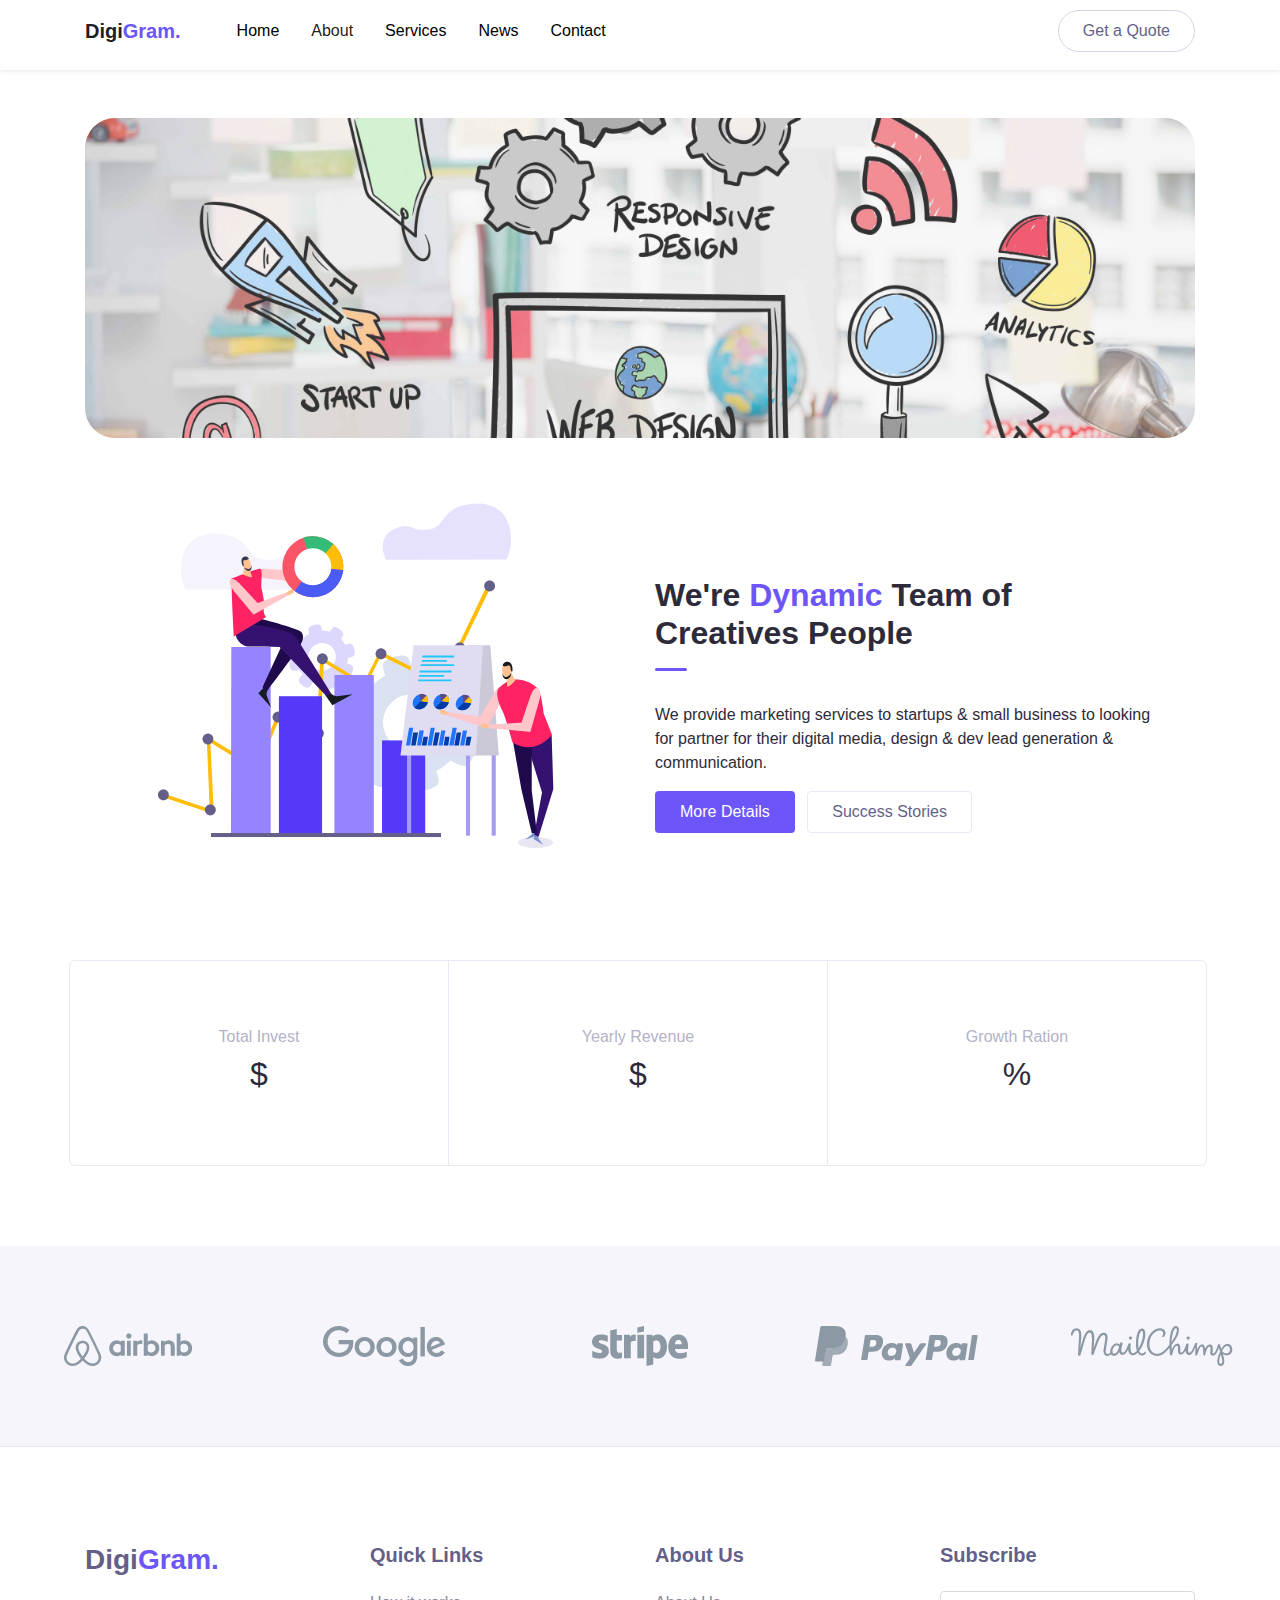
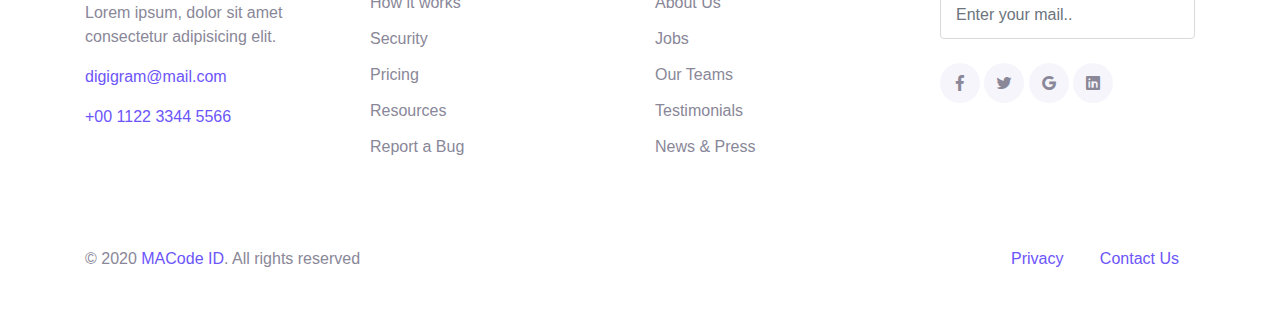
<file: about.html>
<!DOCTYPE html>
<html lang="en">
  <!--about-us-->
<head>
  <meta charset="UTF-8">
  <meta name="viewport" content="width=device-width, initial-scale=1.0">

  <meta http-equiv="X-UA-Compatible" content="IE=edge">

  <meta name="copyright" content="MACode ID, https://macodeid.com">

  <title>DigiGram - Free Agency Template</title>

  <link rel="stylesheet" href="../assets/vendor/animate/animate.css">

  <link rel="stylesheet" href="../assets/css/bootstrap.css">

  <link rel="stylesheet" href="../assets/css/maicons.css">

  <link rel="stylesheet" href="../assets/vendor/owl-carousel/css/owl.carousel.css">

  <link rel="stylesheet" href="../assets/css/theme.css">

</head>
<body>

  <!-- Back to top button -->
  <div class="back-to-top"></div>

  <header>
    <nav class="navbar navbar-expand-lg navbar-light shadow-sm">
      <div class="container">
        <a href="index.html" class="navbar-brand">Digi<span class="text-primary">Gram.</span></a>

        <button class="navbar-toggler" data-toggle="collapse" data-target="#navbarContent" aria-controls="navbarContent" aria-expanded="false" aria-label="Toggle navigation">
          <span class="navbar-toggler-icon"></span>
        </button>

        <div class="navbar-collapse collapse" id="navbarContent">
          <ul class="navbar-nav ml-lg-4 pt-3 pt-lg-0">
            <li class="nav-item">
              <a href="index.html" class="nav-link">Home</a>
            </li>
            <li class="nav-item active">
              <a href="about.html" class="nav-link">About</a>
            </li>
            <li class="nav-item">
              <a href="services.html" class="nav-link">Services</a>
            </li>
            <li class="nav-item">
              <a href="blog.html" class="nav-link">News</a>
            </li>
            <li class="nav-item">
              <a href="contact.html" class="nav-link">Contact</a>
            </li>
          </ul>

          <div class="ml-auto">
            <a href="#" class="btn btn-outline rounded-pill">Get a Quote</a>
          </div>
        </div>
      </div>
    </nav>

    <div class="container mt-5">
      <div class="page-banner">
        <div class="row justify-content-center align-items-center h-100">
          
        </div>
      </div>
    </div>
  </header>

  <main>
    <div class="page-section">
      <div class="container">
        <div class="row align-items-center">
          <div class="col-lg-6 py-3">
            <div class="img-fluid text-center">
              <img src="../assets/img/bg_image_2.png" alt="">
            </div>
          </div>
          <div class="col-lg-6 py-3 pr-lg-5">
            <h2 class="title-section">We're <span class="marked">Dynamic</span> Team of Creatives People</h2>
            <div class="divider"></div>
            <p>We provide marketing services to startups & small business to looking for partner for their digital media, design & dev lead generation & communication.</p>
            <a href="#" class="btn btn-primary">More Details</a>
            <a href="#" class="btn btn-outline border ml-2">Success Stories</a>
          </div>
        </div>
      </div> 
    </div> <!-- .page-section -->

    <div class="page-section counter-section">
      <div class="container">
        <div class="row align-items-center text-center">
          <div class="col-lg-4">
            <p>Total Invest</p>
            <h2>$<span class="number" data-number="816278"></span></h2>
          </div>
          <div class="col-lg-4">
            <p>Yearly Revenue</p>
            <h2>$<span class="number" data-number="216422"></span></h2>
          </div>
          <div class="col-lg-4">
            <p>Growth Ration</p>
            <h2><span class="number" data-number="73"></span>%</h2>
          </div>
        </div>
      </div> <!-- .container -->
    </div> <!-- .page-section -->
  
    <!-- Testimonials -->
    <!-- <div class="page-section bg-light">
      <div class="container">
        
        <div class="owl-carousel" id="testimonials">
          <div class="item">
            <div class="row align-items-center">
              <div class="col-md-6 py-3">
                <div class="testi-image">
                  <img src="../assets/img/person/person_1.jpg" alt="">
                </div>
              </div>
              <div class="col-md-6 py-3">
                <div class="testi-content">
                  <p>Necessitatibus ipsum magni accusantium consequatur delectus a repudiandae nemo quisquam dolorum itaque, tenetur, esse optio eveniet beatae explicabo sapiente quo.</p>
                  <div class="entry-footer">
                    <strong>Melvin Platje</strong> &mdash; <span class="text-grey">CEO Slurin Group</span>
                  </div>
                </div>
              </div>
            </div>
          </div>
  
          <div class="item">
            <div class="row align-items-center">
              <div class="col-md-6 py-3">
                <div class="testi-image">
                  <img src="../assets/img/person/person_2.jpg" alt="">
                </div>
              </div>
              <div class="col-md-6 py-3">
                <div class="testi-content">
                  <p>Repudiandae vero assumenda sequi labore ipsum eos ducimus provident a nam vitae et, dolorum temporibus inventore quaerat consectetur quos! Animi, qui ratione?</p>
                  <div class="entry-footer">
                    <strong>George Burke</strong> &mdash; <span class="text-grey">CEO Letro</span>
                  </div>
                </div>
              </div>
            </div>
          </div>
  
        </div>
      </div> 
    </div>  -->
    
    <div class="page-section client-section">
      <div class="container-fluid">
        <div class="row row-cols-2 row-cols-md-3 row-cols-lg-5 justify-content-center">
          <div class="item">
            <img src="../assets/img/clients/airbnb.png" alt="">
          </div>
          <div class="item">
            <img src="../assets/img/clients/google.png" alt="">
          </div>
          <div class="item">
            <img src="../assets/img/clients/stripe.png" alt="">
          </div>
          <div class="item">
            <img src="../assets/img/clients/paypal.png" alt="">
          </div>
          <div class="item">
            <img src="../assets/img/clients/mailchimp.png" alt="">
          </div>
        </div>
      </div> <!-- .container-fluid -->
    </div> <!-- .page-section -->
  </main>

  <footer class="page-footer">
    <div class="container">
      <div class="row justify-content-center mb-5">
        <div class="col-lg-3 py-3">
          <h3>Digi<span class="text-primary">Gram.</span></h3>
          <p>Lorem ipsum, dolor sit amet consectetur adipisicing elit.</p>

          <p><a href="#" >digigram@mail.com</a></p>
          <p><a href="#">+00 1122 3344 5566</a></p>
        </div>
        <div class="col-lg-3 py-3">
          <h5>Quick Links</h5>
          <ul class="footer-menu">
            <li><a href="#">How it works</a></li>
            <li><a href="#">Security</a></li>
            <li><a href="#">Pricing</a></li>
            <li><a href="#">Resources</a></li>
            <li><a href="#">Report a Bug</a></li>
          </ul>
        </div>
        <div class="col-lg-3 py-3">
          <h5>About Us</h5>
          <ul class="footer-menu">
            <li><a href="#">About Us</a></li>
            <li><a href="#">Jobs</a></li>
            <li><a href="#">Our Teams</a></li>
            <li><a href="#">Testimonials</a></li>
            <li><a href="#">News & Press</a></li>
          </ul>
        </div>
        <div class="col-lg-3 py-3">
          <h5>Subscribe</h5>
          <form action="#">
            <input type="text" class="form-control" placeholder="Enter your mail..">
          </form>

          <div class="sosmed-button mt-4">
            <a href="#"><span class="mai-logo-facebook-f"></span></a>
            <a href="#"><span class="mai-logo-twitter"></span></a>
            <a href="#"><span class="mai-logo-google"></span></a>
            <a href="#"><span class="mai-logo-linkedin"></span></a>
          </div>
        </div>
      </div>

      <div class="row">
        <div class="col-sm-6 py-2">
          <p id="copyright">&copy; 2020 <a href="https://macodeid.com/">MACode ID</a>. All rights reserved</p>
        </div>
        <div class="col-sm-6 py-2 text-right">
          <div class="d-inline-block px-3">
            <a href="#">Privacy</a>
          </div>
          <div class="d-inline-block px-3">
            <a href="#">Contact Us</a>
          </div>
        </div>
      </div>
    </div> <!-- .container -->
  </footer> <!-- .page-footer -->


  <script src="../assets/js/jquery-3.5.1.min.js"></script>

  <script src="../assets/js/bootstrap.bundle.min.js"></script>

  <script src="../assets/vendor/wow/wow.min.js"></script>

  <script src="../assets/vendor/owl-carousel/js/owl.carousel.min.js"></script>

  <script src="../assets/vendor/waypoints/jquery.waypoints.min.js"></script>

  <script src="../assets/vendor/animateNumber/jquery.animateNumber.min.js"></script>

  <script src="../assets/js/google-maps.js"></script>

  <script src="../assets/js/theme.js"></script>

</body>
</html>
</file>
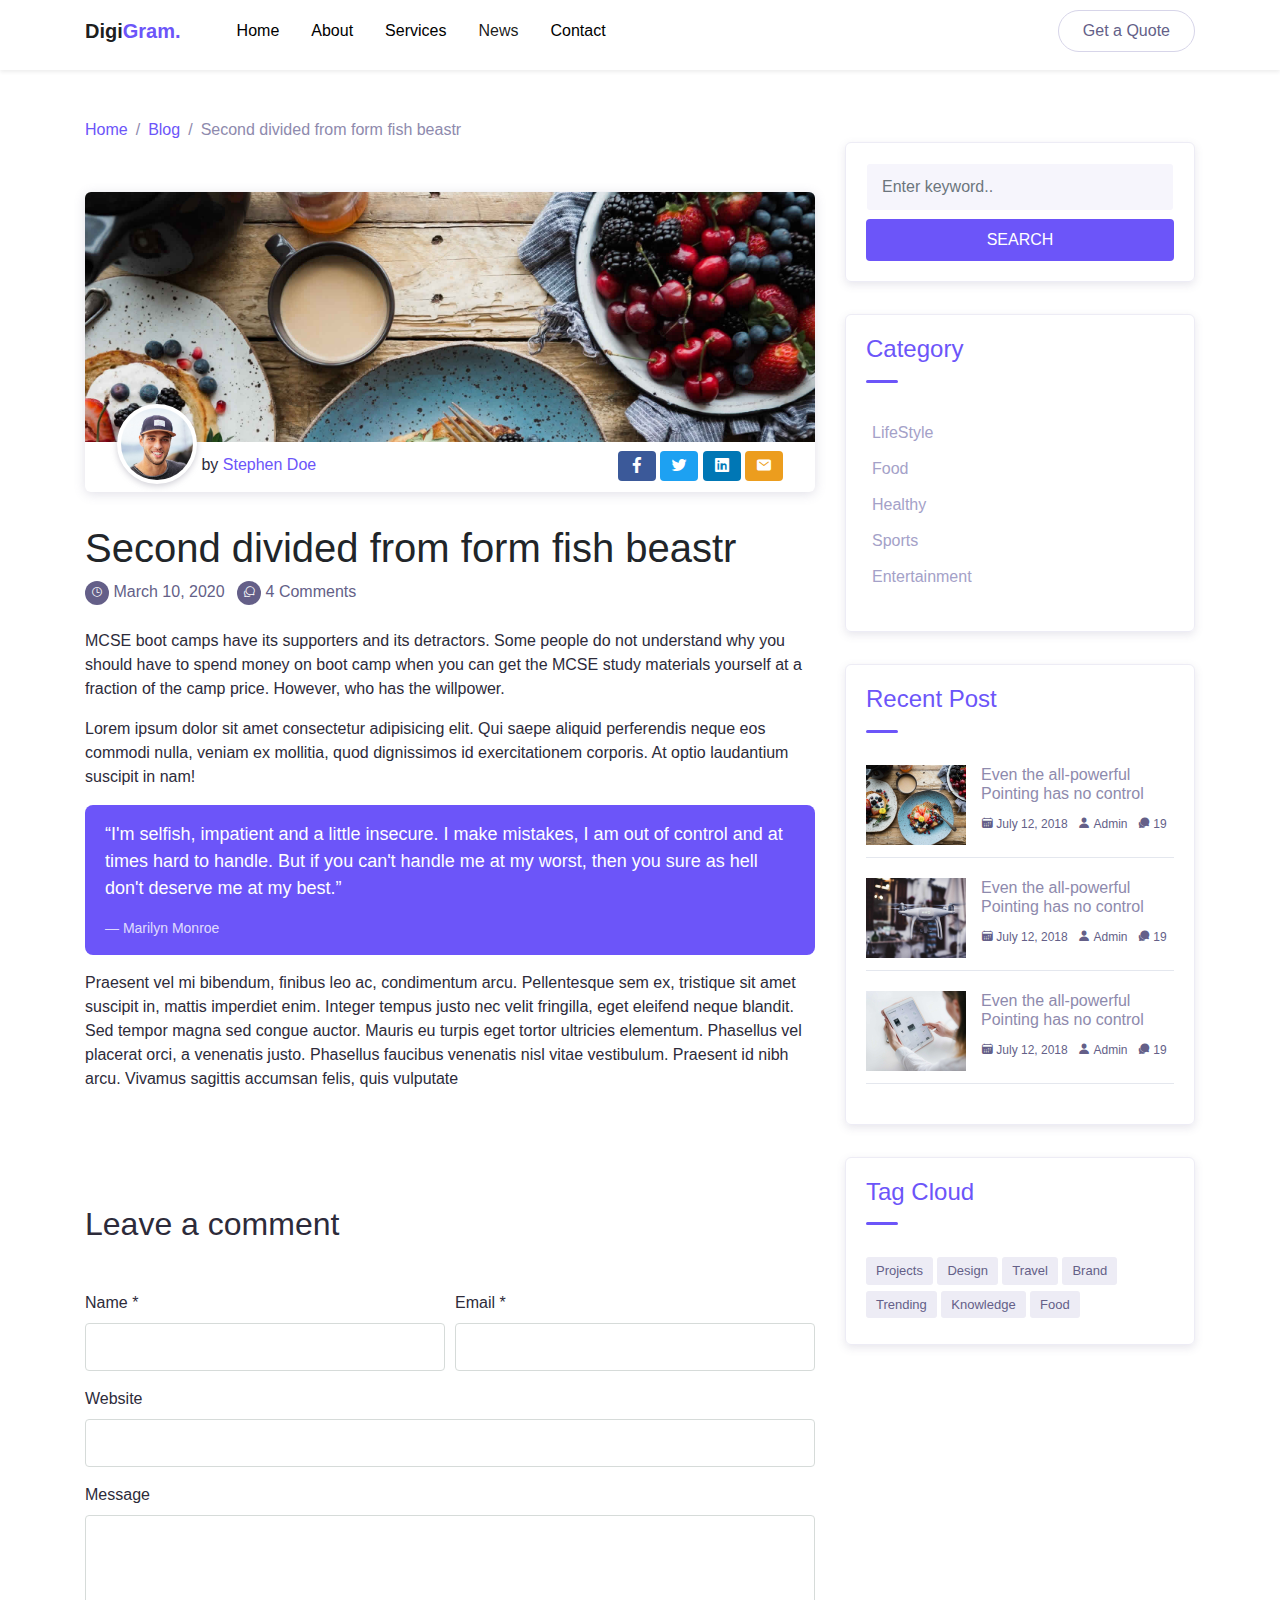
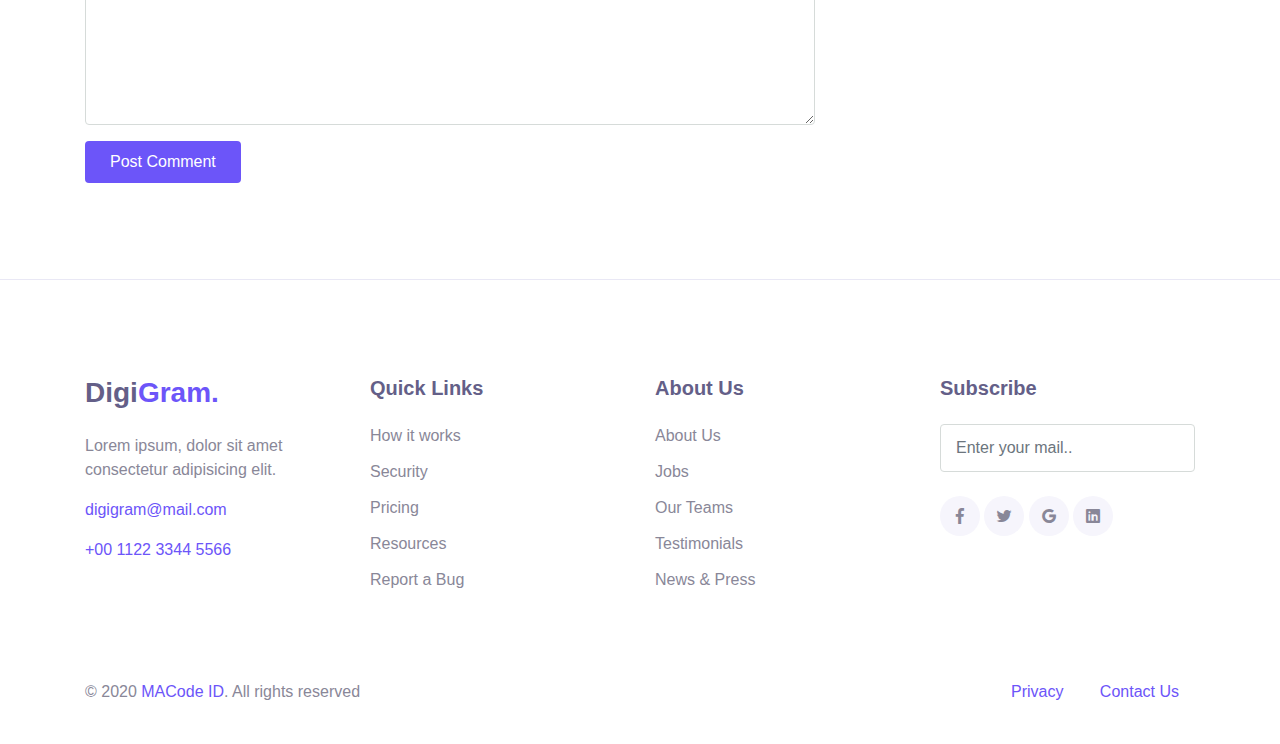
<file: blog-single.html>
<!DOCTYPE html>
<html lang="en">
<head>
  <meta charset="UTF-8">
  <meta name="viewport" content="width=device-width, initial-scale=1.0">

  <meta http-equiv="X-UA-Compatible" content="IE=edge">

  <meta name="copyright" content="MACode ID, https://macodeid.com">

  <title>DigiGram - Free Agency Template</title>

  <link rel="stylesheet" href="../assets/vendor/animate/animate.css">

  <link rel="stylesheet" href="../assets/css/bootstrap.css">

  <link rel="stylesheet" href="../assets/css/maicons.css">

  <link rel="stylesheet" href="../assets/vendor/owl-carousel/css/owl.carousel.css">

  <link rel="stylesheet" href="../assets/css/theme.css">

</head>
<body>

  <!-- Back to top button -->
  <div class="back-to-top"></div>

  <header>
    <nav class="navbar navbar-expand-lg navbar-light shadow-sm">
      <div class="container">
        <a href="index.html" class="navbar-brand">Digi<span class="text-primary">Gram.</span></a>

        <button class="navbar-toggler" data-toggle="collapse" data-target="#navbarContent" aria-controls="navbarContent" aria-expanded="false" aria-label="Toggle navigation">
          <span class="navbar-toggler-icon"></span>
        </button>

        <div class="navbar-collapse collapse" id="navbarContent">
          <ul class="navbar-nav ml-lg-4 pt-3 pt-lg-0">
            <li class="nav-item">
              <a href="index.html" class="nav-link">Home</a>
            </li>
            <li class="nav-item">
              <a href="about.html" class="nav-link">About</a>
            </li>
            <li class="nav-item">
              <a href="services.html" class="nav-link">Services</a>
            </li>
            <li class="nav-item active">
              <a href="blog.html" class="nav-link">News</a>
            </li>
            <li class="nav-item">
              <a href="contact.html" class="nav-link">Contact</a>
            </li>
          </ul>

          <div class="ml-auto">
            <a href="#" class="btn btn-outline rounded-pill">Get a Quote</a>
          </div>
        </div>
      </div>
    </nav>
  </header>

  <main>
    <div class="page-section pt-5">
      <div class="container">
        <nav aria-label="Breadcrumb">
          <ul class="breadcrumb p-0 mb-0 bg-transparent">
            <li class="breadcrumb-item"><a href="index.html">Home</a></li>
            <li class="breadcrumb-item"><a href="blog.html">Blog</a></li>
            <li class="breadcrumb-item active">Second divided from form fish beastr</li>
          </ul>
        </nav>
        
        <div class="row">
          <div class="col-lg-8">
            <div class="blog-single-wrap">
              <div class="header">
                <div class="post-thumb">
                  <img src="../assets/img/blog/blog-1.jpg" alt="">
                </div>
                <div class="meta-header">
                  <div class="post-author">
                    <div class="avatar">
                      <img src="../assets/img/person/person_1.jpg" alt="">
                    </div>
                    by <a href="#">Stephen Doe</a>
                  </div>
  
                  <div class="post-sharer">
                    <a href="#" class="btn social-facebook"><span class="mai-logo-facebook-f"></span></a>
                    <a href="#" class="btn social-twitter"><span class="mai-logo-twitter"></span></a>
                    <a href="#" class="btn social-linkedin"><span class="mai-logo-linkedin"></span></a>
                    <a href="#" class="btn"><span class="mai-mail"></span></a>
                  </div>
                </div>
              </div>
              <h1 class="post-title">Second divided from form fish beastr</h1>
              <div class="post-meta">
                <div class="post-date">
                  <span class="icon">
                    <span class="mai-time-outline"></span>
                  </span> <a href="#">March 10, 2020</a>
                </div>
                <div class="post-comment-count ml-2">
                  <span class="icon">
                    <span class="mai-chatbubbles-outline"></span>
                  </span> <a href="#">4 Comments</a>
                </div>
              </div>
              <div class="post-content">
                <p>MCSE boot camps have its supporters and its detractors. Some people do not understand why you should have to spend money on boot camp when you can get the MCSE study materials yourself at a fraction of the camp price. However, who has the willpower.</p>
                <p>Lorem ipsum dolor sit amet consectetur adipisicing elit. Qui saepe aliquid perferendis neque eos commodi nulla, veniam ex mollitia, quod dignissimos id exercitationem corporis. At optio laudantium suscipit in nam!</p>
                <blockquote class="quote">“I'm selfish, impatient and a little insecure. I make mistakes, I am out of control and at times hard to handle. But if you can't handle me at my worst, then you sure as hell don't deserve me at my best.”
                <span class="author">― Marilyn Monroe</span></blockquote>
                <p>Praesent vel mi bibendum, finibus leo ac, condimentum arcu. Pellentesque sem ex, tristique sit amet suscipit in, mattis imperdiet enim. Integer tempus justo nec velit fringilla, eget eleifend neque blandit. Sed tempor magna sed congue auctor. Mauris eu turpis eget tortor ultricies elementum. Phasellus vel placerat orci, a venenatis justo. Phasellus faucibus venenatis nisl vitae vestibulum. Praesent id nibh arcu. Vivamus sagittis accumsan felis, quis vulputate</p>
              </div>
            </div>
  
            <div class="comment-form-wrap pt-5">
              <h2 class="mb-5">Leave a comment</h2>
              <form action="#" class="">
                <div class="form-row form-group">
                  <div class="col-md-6">
                    <label for="name">Name *</label>
                    <input type="text" class="form-control" id="name">
                  </div>
                  <div class="col-md-6">
                    <label for="email">Email *</label>
                    <input type="email" class="form-control" id="email">
                  </div>
                </div>
                <div class="form-group">
                  <label for="website">Website</label>
                  <input type="url" class="form-control" id="website">
                </div>
    
                <div class="form-group">
                  <label for="message">Message</label>
                  <textarea name="msg" id="message" cols="30" rows="8" class="form-control"></textarea>
                </div>
                <div class="form-group">
                  <input type="submit" value="Post Comment" class="btn btn-primary">
                </div>
    
              </form>
            </div>
  
          </div>
          <div class="col-lg-4">
            <div class="widget">
              <!-- Widget search -->
              <div class="widget-box">
                <form action="#" class="search-widget">
                  <input type="text" class="form-control" placeholder="Enter keyword..">
                  <button type="submit" class="btn btn-primary btn-block">Search</button>
                </form>
              </div>
  
              <!-- Widget Categories -->
              <div class="widget-box">
                <h4 class="widget-title">Category</h4>
                <div class="divider"></div>
  
                <ul class="categories">
                  <li><a href="#">LifeStyle</a></li>
                  <li><a href="#">Food</a></li>
                  <li><a href="#">Healthy</a></li>
                  <li><a href="#">Sports</a></li>
                  <li><a href="#">Entertainment</a></li>
                </ul>
              </div>
  
              <!-- Widget recent post -->
              <div class="widget-box">
                <h4 class="widget-title">Recent Post</h4>
                <div class="divider"></div>
  
                <div class="blog-item">
                    <a class="post-thumb" href="">
                      <img src="../assets/img/blog/blog-1.jpg" alt="">
                    </a>
                    <div class="content">
                      <h6 class="post-title"><a href="#">Even the all-powerful Pointing has no control</a></h6>
                      <div class="meta">
                        <a href="#"><span class="mai-calendar"></span> July 12, 2018</a>
                        <a href="#"><span class="mai-person"></span> Admin</a>
                        <a href="#"><span class="mai-chatbubbles"></span> 19</a>
                      </div>
                    </div>
                </div>
  
                <div class="blog-item">
                    <a class="post-thumb" href="">
                      <img src="../assets/img/blog/blog-2.jpg" alt="">
                    </a>
                    <div class="content">
                      <h6 class="post-title"><a href="#">Even the all-powerful Pointing has no control</a></h6>
                      <div class="meta">
                        <a href="#"><span class="mai-calendar"></span> July 12, 2018</a>
                        <a href="#"><span class="mai-person"></span> Admin</a>
                        <a href="#"><span class="mai-chatbubbles"></span> 19</a>
                      </div>
                    </div>
                </div>
  
                <div class="blog-item">
                    <a class="post-thumb" href="">
                      <img src="../assets/img/blog/blog-3.jpg" alt="">
                    </a>
                    <div class="content">
                      <h6 class="post-title"><a href="#">Even the all-powerful Pointing has no control</a></h6>
                      <div class="meta">
                        <a href="#"><span class="mai-calendar"></span> July 12, 2018</a>
                        <a href="#"><span class="mai-person"></span> Admin</a>
                        <a href="#"><span class="mai-chatbubbles"></span> 19</a>
                      </div>
                    </div>
                </div>
  
              </div>
  
              <!-- Widget Tag Cloud -->
              <div class="widget-box">
                <h4 class="widget-title">Tag Cloud</h4>
                <div class="divider"></div>
  
                <div class="tag-clouds">
                  <a href="#" class="tag-cloud-link">Projects</a>
                  <a href="#" class="tag-cloud-link">Design</a>
                  <a href="#" class="tag-cloud-link">Travel</a>
                  <a href="#" class="tag-cloud-link">Brand</a>
                  <a href="#" class="tag-cloud-link">Trending</a>
                  <a href="#" class="tag-cloud-link">Knowledge</a>
                  <a href="#" class="tag-cloud-link">Food</a>
                </div>
              </div>
  
            </div>
          </div>
        </div>
  
      </div>
    </div>
  </main>

  <footer class="page-footer">
    <div class="container">
      <div class="row justify-content-center mb-5">
        <div class="col-lg-3 py-3">
          <h3>Digi<span class="text-primary">Gram.</span></h3>
          <p>Lorem ipsum, dolor sit amet consectetur adipisicing elit.</p>

          <p><a href="#" >digigram@mail.com</a></p>
          <p><a href="#">+00 1122 3344 5566</a></p>
        </div>
        <div class="col-lg-3 py-3">
          <h5>Quick Links</h5>
          <ul class="footer-menu">
            <li><a href="#">How it works</a></li>
            <li><a href="#">Security</a></li>
            <li><a href="#">Pricing</a></li>
            <li><a href="#">Resources</a></li>
            <li><a href="#">Report a Bug</a></li>
          </ul>
        </div>
        <div class="col-lg-3 py-3">
          <h5>About Us</h5>
          <ul class="footer-menu">
            <li><a href="#">About Us</a></li>
            <li><a href="#">Jobs</a></li>
            <li><a href="#">Our Teams</a></li>
            <li><a href="#">Testimonials</a></li>
            <li><a href="#">News & Press</a></li>
          </ul>
        </div>
        <div class="col-lg-3 py-3">
          <h5>Subscribe</h5>
          <form action="#">
            <input type="text" class="form-control" placeholder="Enter your mail..">
          </form>

          <div class="sosmed-button mt-4">
            <a href="#"><span class="mai-logo-facebook-f"></span></a>
            <a href="#"><span class="mai-logo-twitter"></span></a>
            <a href="#"><span class="mai-logo-google"></span></a>
            <a href="#"><span class="mai-logo-linkedin"></span></a>
          </div>
        </div>
      </div>

      <div class="row">
        <div class="col-sm-6 py-2">
          <p id="copyright">&copy; 2020 <a href="https://macodeid.com/">MACode ID</a>. All rights reserved</p>
        </div>
        <div class="col-sm-6 py-2 text-right">
          <div class="d-inline-block px-3">
            <a href="#">Privacy</a>
          </div>
          <div class="d-inline-block px-3">
            <a href="#">Contact Us</a>
          </div>
        </div>
      </div>
    </div> <!-- .container -->
  </footer> <!-- .page-footer -->


  <script src="../assets/js/jquery-3.5.1.min.js"></script>

  <script src="../assets/js/bootstrap.bundle.min.js"></script>

  <script src="../assets/vendor/wow/wow.min.js"></script>

  <script src="../assets/vendor/owl-carousel/js/owl.carousel.min.js"></script>

  <script src="../assets/vendor/waypoints/jquery.waypoints.min.js"></script>

  <script src="../assets/vendor/animateNumber/jquery.animateNumber.min.js"></script>

  <script src="../assets/js/google-maps.js"></script>

  <script src="../assets/js/theme.js"></script>

</body>
</html>
</file>
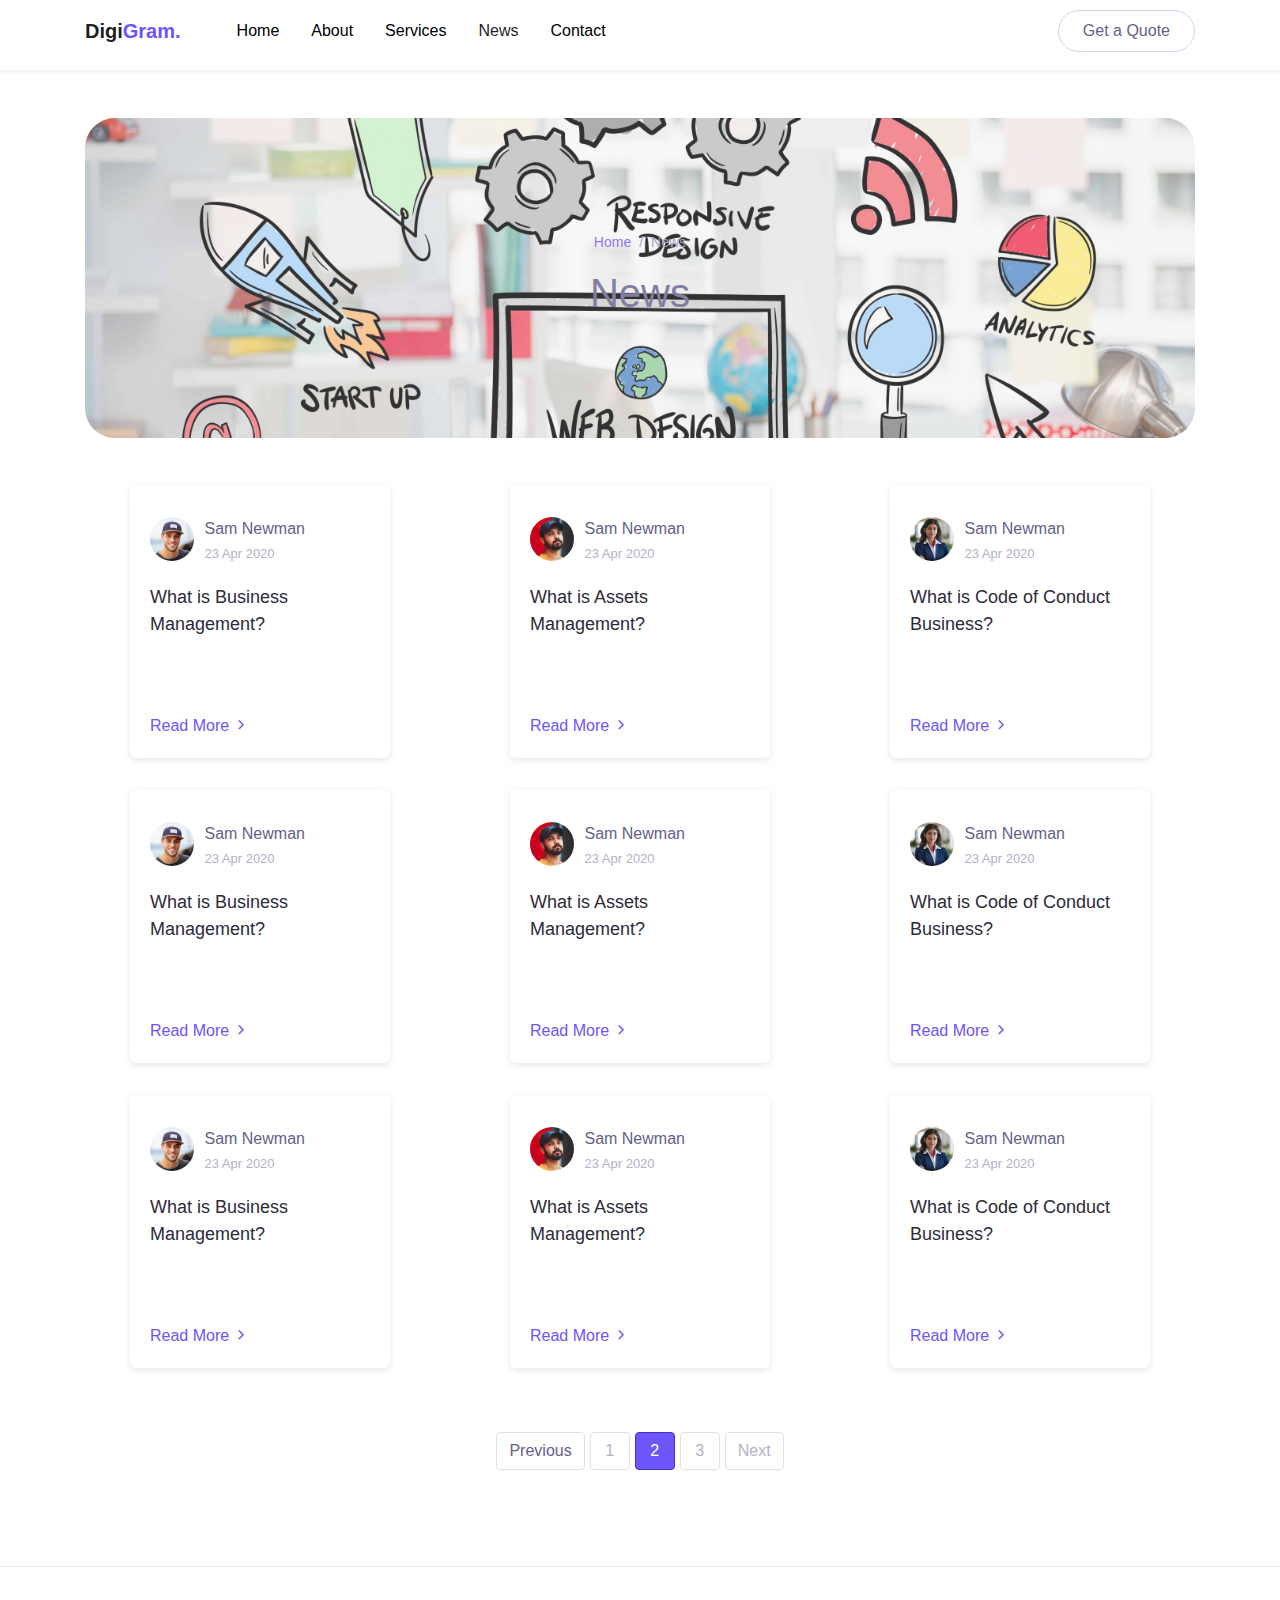
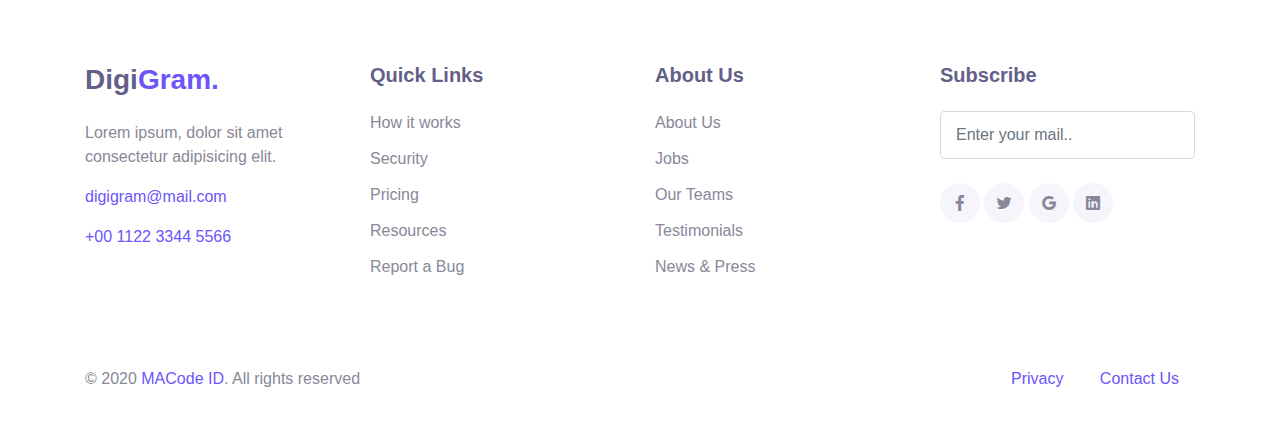
<file: blog.html>
<!DOCTYPE html>
<html lang="en">
<head>
  <meta charset="UTF-8">
  <meta name="viewport" content="width=device-width, initial-scale=1.0">

  <meta http-equiv="X-UA-Compatible" content="IE=edge">

  <meta name="copyright" content="MACode ID, https://macodeid.com">

  <title>DigiGram - Free Agency Template</title>

  <link rel="stylesheet" href="../assets/vendor/animate/animate.css">

  <link rel="stylesheet" href="../assets/css/bootstrap.css">

  <link rel="stylesheet" href="../assets/css/maicons.css">
<!--kbjefjioefilefeofief-->
  <link rel="stylesheet" href="../assets/vendor/owl-carousel/css/owl.carousel.css">

  <link rel="stylesheet" href="../assets/css/theme.css">

</head>
<body>

  <!-- Back to top button -->
  <div class="back-to-top"></div>

  <header>
    <nav class="navbar navbar-expand-lg navbar-light shadow-sm">
      <div class="container">
        <a href="index.html" class="navbar-brand">Digi<span class="text-primary">Gram.</span></a>

        <button class="navbar-toggler" data-toggle="collapse" data-target="#navbarContent" aria-controls="navbarContent" aria-expanded="false" aria-label="Toggle navigation">
          <span class="navbar-toggler-icon"></span>
        </button>

        <div class="navbar-collapse collapse" id="navbarContent">
          <ul class="navbar-nav ml-lg-4 pt-3 pt-lg-0">
            <li class="nav-item">
              <a href="index.html" class="nav-link">Home</a>
            </li>
            <li class="nav-item">
              <a href="about.html" class="nav-link">About</a>
            </li>
            <li class="nav-item">
              <a href="services.html" class="nav-link">Services</a>
            </li>
            <li class="nav-item active">
              <a href="blog.html" class="nav-link">News</a>
            </li>
            <li class="nav-item">
              <a href="contact.html" class="nav-link">Contact</a>
            </li>
          </ul>

          <div class="ml-auto">
            <a href="#" class="btn btn-outline rounded-pill">Get a Quote</a>
          </div>
        </div>
      </div>
    </nav>

    <div class="container mt-5">
      <div class="page-banner">
        <div class="row justify-content-center align-items-center h-100">
          <div class="col-md-6">
            <nav aria-label="Breadcrumb">
              <ul class="breadcrumb justify-content-center py-0 bg-transparent">
                <li class="breadcrumb-item"><a href="index.html">Home</a></li>
                <li class="breadcrumb-item active">News</li>
              </ul>
            </nav>
            <h1 class="text-center">News</h1>
          </div>
        </div>
      </div>
    </div>
  </header>

  <main>
    <div class="page-section">
      <div class="container">
        <div class="row">
          <div class="col-md-6 col-lg-4 py-3">
            <div class="card-blog">
              <div class="header">
                <div class="avatar">
                  <img src="../assets/img/person/person_1.jpg" alt="">
                </div>
                <div class="entry-footer">
                  <div class="post-author">Sam Newman</div>
                  <a href="#" class="post-date">23 Apr 2020</a>
                </div>
              </div>
              <div class="body">
                <div class="post-title"><a href="blog-single.html">What is Business Management?</a></div>
                <div class="post-excerpt">Lorem, ipsum dolor sit amet consectetur adipisicing elit.</div>
              </div>
              <div class="footer">
                <a href="blog-single.html">Read More <span class="mai-chevron-forward text-sm"></span></a>
              </div>
            </div>
          </div>
          <div class="col-md-6 col-lg-4 py-3">
            <div class="card-blog">
              <div class="header">
                <div class="avatar">
                  <img src="../assets/img/person/person_2.jpg" alt="">
                </div>
                <div class="entry-footer">
                  <div class="post-author">Sam Newman</div>
                  <a href="#" class="post-date">23 Apr 2020</a>
                </div>
              </div>
              <div class="body">
                <div class="post-title"><a href="blog-single.html">What is Assets Management?</a></div>
                <div class="post-excerpt">Lorem, ipsum dolor sit amet consectetur adipisicing elit.</div>
              </div>
              <div class="footer">
                <a href="blog-single.html">Read More <span class="mai-chevron-forward text-sm"></span></a>
              </div>
            </div>
          </div>
          <div class="col-md-6 col-lg-4 py-3">
            <div class="card-blog">
              <div class="header">
                <div class="avatar">
                  <img src="../assets/img/person/person_3.jpg" alt="">
                </div>
                <div class="entry-footer">
                  <div class="post-author">Sam Newman</div>
                  <a href="#" class="post-date">23 Apr 2020</a>
                </div>
              </div>
              <div class="body">
                <div class="post-title"><a href="blog-single.html">What is Code of Conduct Business?</a></div>
                <div class="post-excerpt">Lorem, ipsum dolor sit amet consectetur adipisicing elit.</div>
              </div>
              <div class="footer">
                <a href="blog-single.html">Read More <span class="mai-chevron-forward text-sm"></span></a>
              </div>
            </div>
          </div>

          <div class="col-md-6 col-lg-4 py-3">
            <div class="card-blog">
              <div class="header">
                <div class="avatar">
                  <img src="../assets/img/person/person_1.jpg" alt="">
                </div>
                <div class="entry-footer">
                  <div class="post-author">Sam Newman</div>
                  <a href="#" class="post-date">23 Apr 2020</a>
                </div>
              </div>
              <div class="body">
                <div class="post-title"><a href="blog-single.html">What is Business Management?</a></div>
                <div class="post-excerpt">Lorem, ipsum dolor sit amet consectetur adipisicing elit.</div>
              </div>
              <div class="footer">
                <a href="blog-single.html">Read More <span class="mai-chevron-forward text-sm"></span></a>
              </div>
            </div>
          </div>
          <div class="col-md-6 col-lg-4 py-3">
            <div class="card-blog">
              <div class="header">
                <div class="avatar">
                  <img src="../assets/img/person/person_2.jpg" alt="">
                </div>
                <div class="entry-footer">
                  <div class="post-author">Sam Newman</div>
                  <a href="#" class="post-date">23 Apr 2020</a>
                </div>
              </div>
              <div class="body">
                <div class="post-title"><a href="blog-single.html">What is Assets Management?</a></div>
                <div class="post-excerpt">Lorem, ipsum dolor sit amet consectetur adipisicing elit.</div>
              </div>
              <div class="footer">
                <a href="blog-single.html">Read More <span class="mai-chevron-forward text-sm"></span></a>
              </div>
            </div>
          </div>
          <div class="col-md-6 col-lg-4 py-3">
            <div class="card-blog">
              <div class="header">
                <div class="avatar">
                  <img src="../assets/img/person/person_3.jpg" alt="">
                </div>
                <div class="entry-footer">
                  <div class="post-author">Sam Newman</div>
                  <a href="#" class="post-date">23 Apr 2020</a>
                </div>
              </div>
              <div class="body">
                <div class="post-title"><a href="blog-single.html">What is Code of Conduct Business?</a></div>
                <div class="post-excerpt">Lorem, ipsum dolor sit amet consectetur adipisicing elit.</div>
              </div>
              <div class="footer">
                <a href="blog-single.html">Read More <span class="mai-chevron-forward text-sm"></span></a>
              </div>
            </div>
          </div>

          <div class="col-md-6 col-lg-4 py-3">
            <div class="card-blog">
              <div class="header">
                <div class="avatar">
                  <img src="../assets/img/person/person_1.jpg" alt="">
                </div>
                <div class="entry-footer">
                  <div class="post-author">Sam Newman</div>
                  <a href="#" class="post-date">23 Apr 2020</a>
                </div>
              </div>
              <div class="body">
                <div class="post-title"><a href="blog-single.html">What is Business Management?</a></div>
                <div class="post-excerpt">Lorem, ipsum dolor sit amet consectetur adipisicing elit.</div>
              </div>
              <div class="footer">
                <a href="blog-single.html">Read More <span class="mai-chevron-forward text-sm"></span></a>
              </div>
            </div>
          </div>
          <div class="col-md-6 col-lg-4 py-3">
            <div class="card-blog">
              <div class="header">
                <div class="avatar">
                  <img src="../assets/img/person/person_2.jpg" alt="">
                </div>
                <div class="entry-footer">
                  <div class="post-author">Sam Newman</div>
                  <a href="#" class="post-date">23 Apr 2020</a>
                </div>
              </div>
              <div class="body">
                <div class="post-title"><a href="blog-single.html">What is Assets Management?</a></div>
                <div class="post-excerpt">Lorem, ipsum dolor sit amet consectetur adipisicing elit.</div>
              </div>
              <div class="footer">
                <a href="blog-single.html">Read More <span class="mai-chevron-forward text-sm"></span></a>
              </div>
            </div>
          </div>
          <div class="col-md-6 col-lg-4 py-3">
            <div class="card-blog">
              <div class="header">
                <div class="avatar">
                  <img src="../assets/img/person/person_3.jpg" alt="">
                </div>
                <div class="entry-footer">
                  <div class="post-author">Sam Newman</div>
                  <a href="#" class="post-date">23 Apr 2020</a>
                </div>
              </div>
              <div class="body">
                <div class="post-title"><a href="blog-single.html">What is Code of Conduct Business?</a></div>
                <div class="post-excerpt">Lorem, ipsum dolor sit amet consectetur adipisicing elit.</div>
              </div>
              <div class="footer">
                <a href="blog-single.html">Read More <span class="mai-chevron-forward text-sm"></span></a>
              </div>
            </div>
          </div>

          <div class="col-12 mt-5">
            <nav aria-label="Page Navigation">
              <ul class="pagination justify-content-center">
                <li class="page-item disabled">
                  <a class="page-link" href="#" tabindex="-1" aria-disabled="true">Previous</a>
                </li>
                <li class="page-item"><a class="page-link" href="#">1</a></li>
                <li class="page-item active" aria-current="page">
                  <a class="page-link" href="#">2 <span class="sr-only">(current)</span></a>
                </li>
                <li class="page-item"><a class="page-link" href="#">3</a></li>
                <li class="page-item">
                  <a class="page-link" href="#">Next</a>
                </li>
              </ul>
            </nav>
          </div>

        </div>
  
      </div>
    </div>
  </main>

  <footer class="page-footer">
    <div class="container">
      <div class="row justify-content-center mb-5">
        <div class="col-lg-3 py-3">
          <h3>Digi<span class="text-primary">Gram.</span></h3>
          <p>Lorem ipsum, dolor sit amet consectetur adipisicing elit.</p>

          <p><a href="#" >digigram@mail.com</a></p>
          <p><a href="#">+00 1122 3344 5566</a></p>
        </div>
        <div class="col-lg-3 py-3">
          <h5>Quick Links</h5>
          <ul class="footer-menu">
            <li><a href="#">How it works</a></li>
            <li><a href="#">Security</a></li>
            <li><a href="#">Pricing</a></li>
            <li><a href="#">Resources</a></li>
            <li><a href="#">Report a Bug</a></li>
          </ul>
        </div>
        <div class="col-lg-3 py-3">
          <h5>About Us</h5>
          <ul class="footer-menu">
            <li><a href="#">About Us</a></li>
            <li><a href="#">Jobs</a></li>
            <li><a href="#">Our Teams</a></li>
            <li><a href="#">Testimonials</a></li>
            <li><a href="#">News & Press</a></li>
          </ul>
        </div>
        <div class="col-lg-3 py-3">
          <h5>Subscribe</h5>
          <form action="#">
            <input type="text" class="form-control" placeholder="Enter your mail..">
          </form>

          <div class="sosmed-button mt-4">
            <a href="#"><span class="mai-logo-facebook-f"></span></a>
            <a href="#"><span class="mai-logo-twitter"></span></a>
            <a href="#"><span class="mai-logo-google"></span></a>
            <a href="#"><span class="mai-logo-linkedin"></span></a>
          </div>
        </div>
      </div>

      <div class="row">
        <div class="col-sm-6 py-2">
          <p id="copyright">&copy; 2020 <a href="https://macodeid.com/">MACode ID</a>. All rights reserved</p>
        </div>
        <div class="col-sm-6 py-2 text-right">
          <div class="d-inline-block px-3">
            <a href="#">Privacy</a>
          </div>
          <div class="d-inline-block px-3">
            <a href="#">Contact Us</a>
          </div>
        </div>
      </div>
    </div> <!-- .container -->
  </footer> <!-- .page-footer -->


  <script src="../assets/js/jquery-3.5.1.min.js"></script>

  <script src="../assets/js/bootstrap.bundle.min.js"></script>

  <script src="../assets/vendor/wow/wow.min.js"></script>

  <script src="../assets/vendor/owl-carousel/js/owl.carousel.min.js"></script>

  <script src="../assets/vendor/waypoints/jquery.waypoints.min.js"></script>

  <script src="../assets/vendor/animateNumber/jquery.animateNumber.min.js"></script>

  <script src="../assets/js/google-maps.js"></script>

  <script src="../assets/js/theme.js"></script>

</body>
</html>
</file>
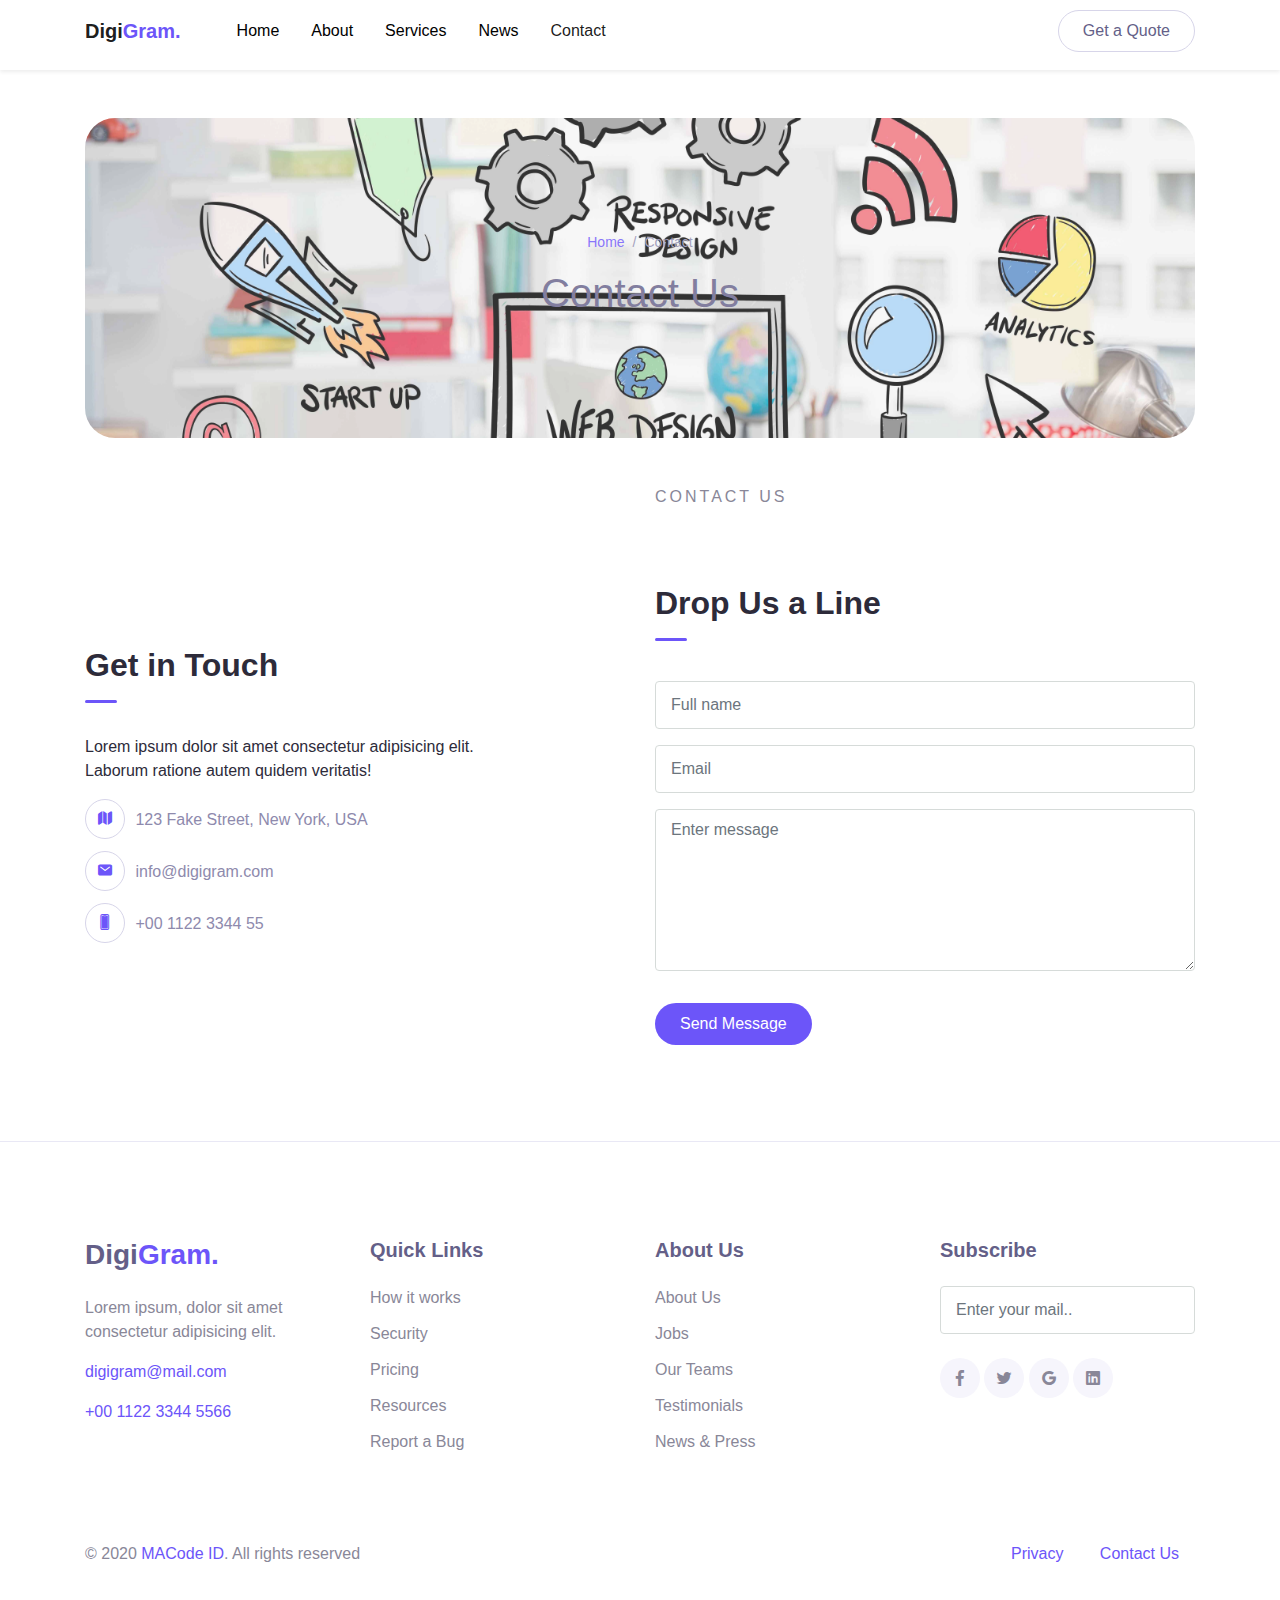
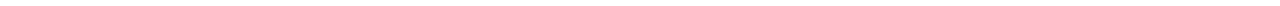
<file: contact.html>
<!DOCTYPE html>
<html lang="en">
<!--contact-us-->
<head>
  <meta charset="UTF-8">
  <meta name="viewport" content="width=device-width, initial-scale=1.0">

  <meta http-equiv="X-UA-Compatible" content="IE=edge">

  <meta name="copyright" content="MACode ID, https://macodeid.com">

  <title>DigiGram - Free Agency Template</title>

  <link rel="stylesheet" href="../assets/vendor/animate/animate.css">

  <link rel="stylesheet" href="../assets/css/bootstrap.css">

  <link rel="stylesheet" href="../assets/css/maicons.css">

  <link rel="stylesheet" href="../assets/vendor/owl-carousel/css/owl.carousel.css">

  <link rel="stylesheet" href="../assets/css/theme.css">

</head>
<body>

  <!-- Back to top button -->
  <div class="back-to-top"></div>

  <header>
    <nav class="navbar navbar-expand-lg navbar-light shadow-sm">
      <div class="container">
        <a href="index.html" class="navbar-brand">Digi<span class="text-primary">Gram.</span></a>

        <button class="navbar-toggler" data-toggle="collapse" data-target="#navbarContent" aria-controls="navbarContent" aria-expanded="false" aria-label="Toggle navigation">
          <span class="navbar-toggler-icon"></span>
        </button>

        <div class="navbar-collapse collapse" id="navbarContent">
          <ul class="navbar-nav ml-lg-4 pt-3 pt-lg-0">
            <li class="nav-item">
              <a href="index.html" class="nav-link">Home</a>
            </li>
            <li class="nav-item">
              <a href="about.html" class="nav-link">About</a>
            </li>
            <li class="nav-item">
              <a href="services.html" class="nav-link">Services</a>
            </li>
            <li class="nav-item">
              <a href="blog.html" class="nav-link">News</a>
            </li>
            <li class="nav-item active">
              <a href="contact.html" class="nav-link">Contact</a>
            </li>
          </ul>

          <div class="ml-auto">
            <a href="#" class="btn btn-outline rounded-pill">Get a Quote</a>
          </div>
        </div>
      </div>
    </nav>

    <div class="container mt-5">
      <div class="page-banner">
        <div class="row justify-content-center align-items-center h-100">
          <div class="col-md-6">
            <nav aria-label="Breadcrumb">
              <ul class="breadcrumb justify-content-center py-0 bg-transparent">
                <li class="breadcrumb-item"><a href="index.html">Home</a></li>
                <li class="breadcrumb-item active">Contact</li>
              </ul>
            </nav>
            <h1 class="text-center">Contact Us</h1>
          </div>
        </div>
      </div>
    </div>
  </header>

  <main>
    <div class="page-section">
      <div class="container">
        <div class="row align-items-center">
          <div class="col-lg-6 py-3">
            <h2 class="title-section">Get in Touch</h2>
            <div class="divider"></div>
            <p>Lorem ipsum dolor sit amet consectetur adipisicing elit.<br> Laborum ratione autem quidem veritatis!</p>
  
            <ul class="contact-list">
              <li>
                <div class="icon"><span class="mai-map"></span></div>
                <div class="content">123 Fake Street, New York, USA</div>
              </li>
              <li>
                <div class="icon"><span class="mai-mail"></span></div>
                <div class="content"><a href="#">info@digigram.com</a></div>
              </li>
              <li>
                <div class="icon"><span class="mai-phone-portrait"></span></div>
                <div class="content"><a href="#">+00 1122 3344 55</a></div>
              </li>
            </ul>
          </div>
          <div class="col-lg-6 py-3">
            <div class="subhead">Contact Us</div>
            <h2 class="title-section">Drop Us a Line</h2>
            <div class="divider"></div>
            
            <form action="#">
              <div class="py-2">
                <input type="text" class="form-control" placeholder="Full name">
              </div>
              <div class="py-2">
                <input type="text" class="form-control" placeholder="Email">
              </div>
              <div class="py-2">
                <textarea rows="6" class="form-control" placeholder="Enter message"></textarea>
              </div>
              <button type="submit" class="btn btn-primary rounded-pill mt-4">Send Message</button>
            </form>
          </div>
        </div>
      </div> <!-- .container -->
    </div> <!-- .page-section -->
  </main>

  <footer class="page-footer">
    <div class="container">
      <div class="row justify-content-center mb-5">
        <div class="col-lg-3 py-3">
          <h3>Digi<span class="text-primary">Gram.</span></h3>
          <p>Lorem ipsum, dolor sit amet consectetur adipisicing elit.</p>

          <p><a href="#" >digigram@mail.com</a></p>
          <p><a href="#">+00 1122 3344 5566</a></p>
        </div>
        <div class="col-lg-3 py-3">
          <h5>Quick Links</h5>
          <ul class="footer-menu">
            <li><a href="#">How it works</a></li>
            <li><a href="#">Security</a></li>
            <li><a href="#">Pricing</a></li>
            <li><a href="#">Resources</a></li>
            <li><a href="#">Report a Bug</a></li>
          </ul>
        </div>
        <div class="col-lg-3 py-3">
          <h5>About Us</h5>
          <ul class="footer-menu">
            <li><a href="#">About Us</a></li>
            <li><a href="#">Jobs</a></li>
            <li><a href="#">Our Teams</a></li>
            <li><a href="#">Testimonials</a></li>
            <li><a href="#">News & Press</a></li>
          </ul>
        </div>
        <div class="col-lg-3 py-3">
          <h5>Subscribe</h5>
          <form action="#">
            <input type="text" class="form-control" placeholder="Enter your mail..">
          </form>

          <div class="sosmed-button mt-4">
            <a href="#"><span class="mai-logo-facebook-f"></span></a>
            <a href="#"><span class="mai-logo-twitter"></span></a>
            <a href="#"><span class="mai-logo-google"></span></a>
            <a href="#"><span class="mai-logo-linkedin"></span></a>
          </div>
        </div>
      </div>

      <div class="row">
        <div class="col-sm-6 py-2">
          <p id="copyright">&copy; 2020 <a href="https://macodeid.com/">MACode ID</a>. All rights reserved</p>
        </div>
        <div class="col-sm-6 py-2 text-right">
          <div class="d-inline-block px-3">
            <a href="#">Privacy</a>
          </div>
          <div class="d-inline-block px-3">
            <a href="#">Contact Us</a>
          </div>
        </div>
      </div>
    </div> <!-- .container -->
  </footer> <!-- .page-footer -->


  <script src="../assets/js/jquery-3.5.1.min.js"></script>

  <script src="../assets/js/bootstrap.bundle.min.js"></script>

  <script src="../assets/vendor/wow/wow.min.js"></script>

  <script src="../assets/vendor/owl-carousel/js/owl.carousel.min.js"></script>

  <script src="../assets/vendor/waypoints/jquery.waypoints.min.js"></script>

  <script src="../assets/vendor/animateNumber/jquery.animateNumber.min.js"></script>

  <script src="../assets/js/google-maps.js"></script>

  <script src="../assets/js/theme.js"></script>

  <!-- <script async defer src="https://maps.googleapis.com/maps/api/js?key=AIzaSyAIA_zqjFMsJM_sxP9-6Pde5vVCTyJmUHM&callback=initMap"></script> -->


</body>
</html>
</file>
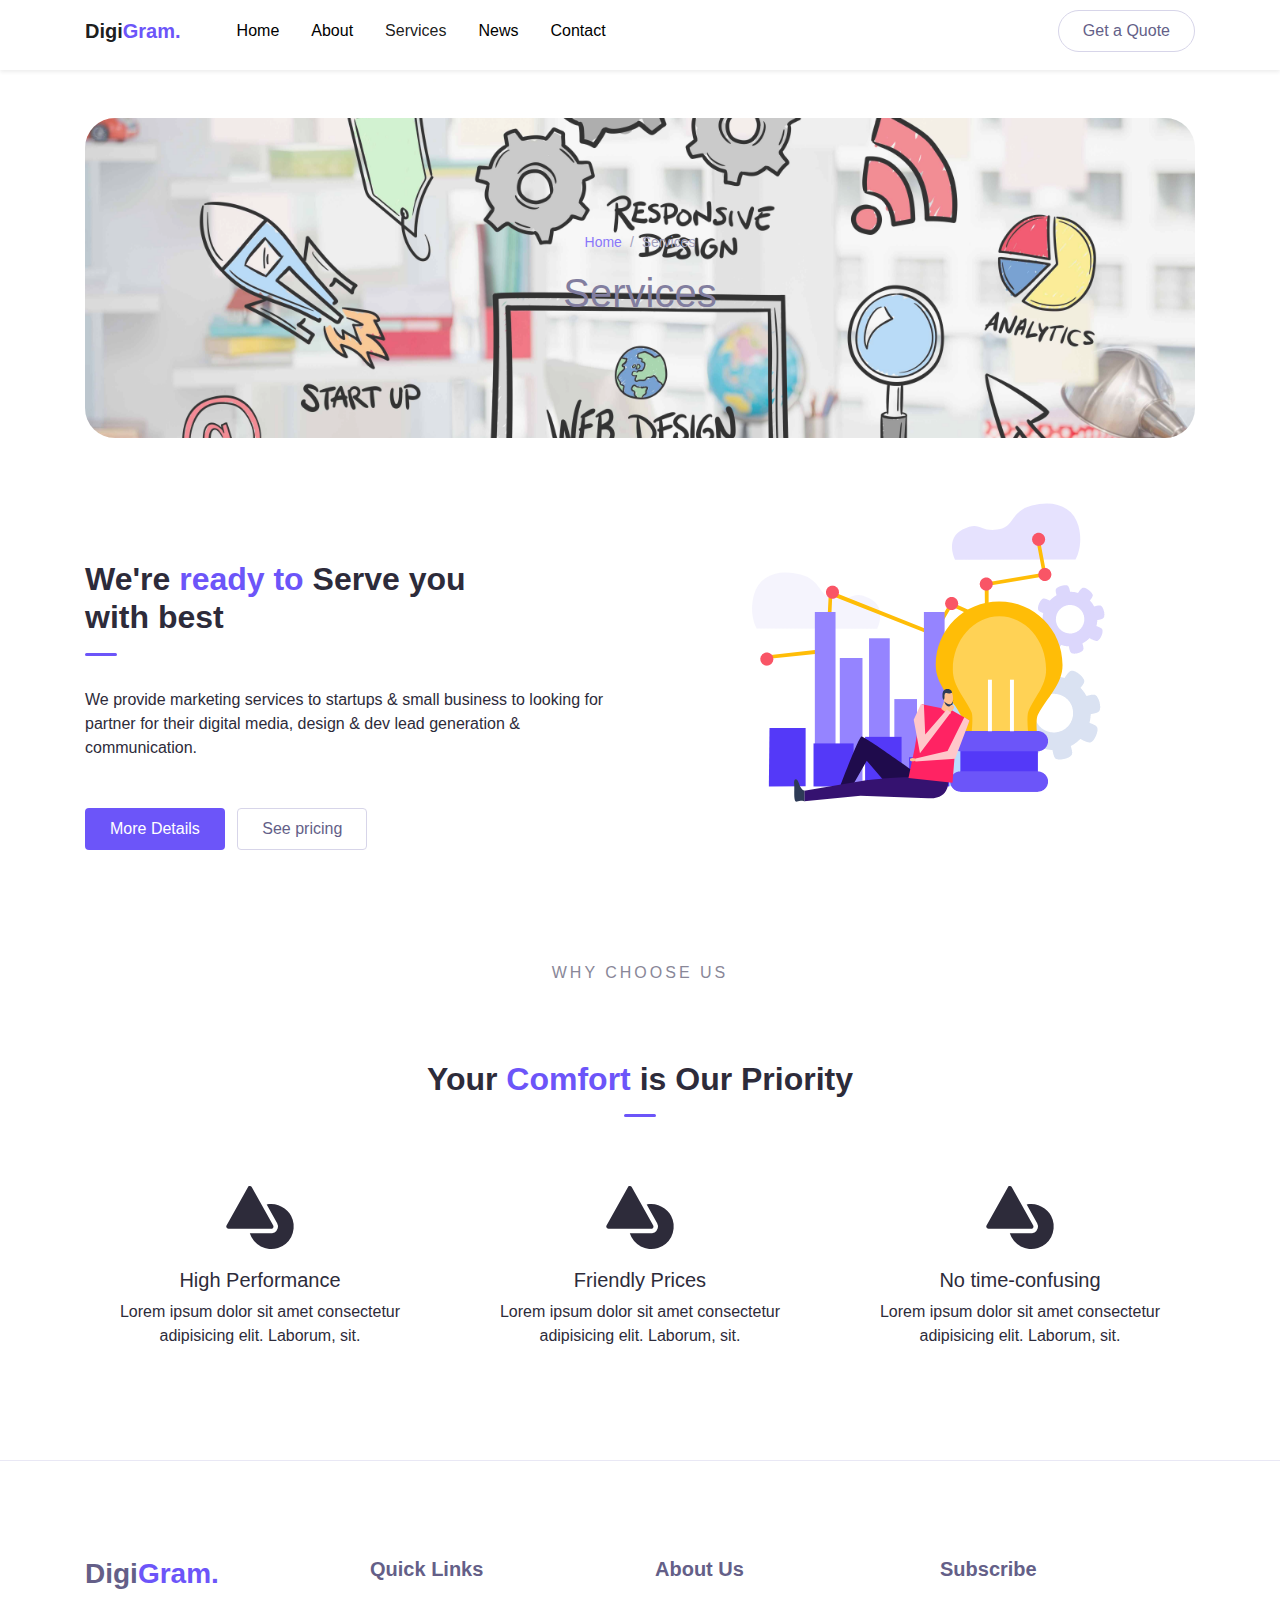
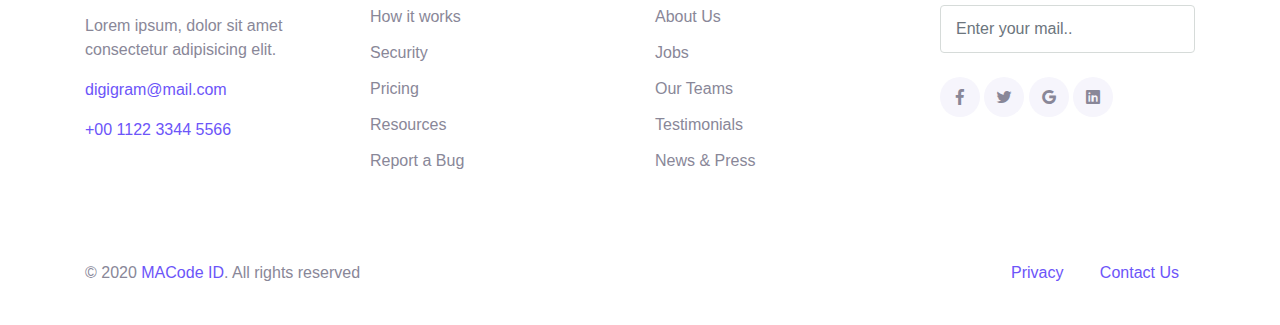
<file: services.html>
<!DOCTYPE html>
<html lang="en">
<head>
  <meta charset="UTF-8">
  <meta name="viewport" content="width=device-width, initial-scale=1.0">

  <meta http-equiv="X-UA-Compatible" content="IE=edge">

  <meta name="copyright" content="MACode ID, https://macodeid.com">

  <title>DigiGram - Free Agency Template</title>

  <link rel="stylesheet" href="../assets/vendor/animate/animate.css">

  <link rel="stylesheet" href="../assets/css/bootstrap.css">

  <link rel="stylesheet" href="../assets/css/maicons.css">

  <link rel="stylesheet" href="../assets/vendor/owl-carousel/css/owl.carousel.css">

  <link rel="stylesheet" href="../assets/css/theme.css">

</head>
<body>

  <!-- Back to top button -->
  <div class="back-to-top"></div>

  <header>
    <nav class="navbar navbar-expand-lg navbar-light shadow-sm">
      <div class="container">
        <a href="index.html" class="navbar-brand">Digi<span class="text-primary">Gram.</span></a>

        <button class="navbar-toggler" data-toggle="collapse" data-target="#navbarContent" aria-controls="navbarContent" aria-expanded="false" aria-label="Toggle navigation">
          <span class="navbar-toggler-icon"></span>
        </button>

        <div class="navbar-collapse collapse" id="navbarContent">
          <ul class="navbar-nav ml-lg-4 pt-3 pt-lg-0">
            <li class="nav-item">
              <a href="index.html" class="nav-link">Home</a>
            </li>
            <li class="nav-item">
              <a href="about.html" class="nav-link">About</a>
            </li>
            <li class="nav-item active">
              <a href="services.html" class="nav-link">Services</a>
            </li>
            <li class="nav-item">
              <a href="blog.html" class="nav-link">News</a>
            </li>
            <li class="nav-item">
              <a href="contact.html" class="nav-link">Contact</a>
            </li>
          </ul>

          <div class="ml-auto">
            <a href="#" class="btn btn-outline rounded-pill">Get a Quote</a>
          </div>
        </div>
      </div>
    </nav>

    <div class="container mt-5">
      <div class="page-banner">
        <div class="row justify-content-center align-items-center h-100">
          <div class="col-md-6">
            <nav aria-label="Breadcrumb">
              <ul class="breadcrumb justify-content-center py-0 bg-transparent">
                <li class="breadcrumb-item"><a href="index.html">Home</a></li>
                <li class="breadcrumb-item active">Services</li>
              </ul>
            </nav>
            <h1 class="text-center">Services</h1>
          </div>
        </div>
      </div>
    </div>
  </header>

  <main>
    <div class="page-section">
      <div class="container">
        <div class="row">
          <div class="col-lg-6 py-3">
            <h2 class="title-section">We're <span class="marked">ready to</span> Serve you with best</h2>
            <div class="divider"></div>
            <p class="mb-5">We provide marketing services to startups & small business to looking for partner for their digital media, design & dev lead generation & communication.</p>
            <a href="#" class="btn btn-primary">More Details</a>
            <a href="#" class="btn btn-outline ml-2">See pricing</a>
          </div>
          <div class="col-lg-6 py-3">
            <div class="img-place text-center">
              <img src="../assets/img/bg_image_3.png" alt="">
            </div>
          </div>
        </div>
      </div> <!-- .container -->
    </div> <!-- .page-section -->
  
    <div class="page-section">
      <div class="container">
        <div class="text-center">
          <div class="subhead">Why Choose Us</div>
          <h2 class="title-section">Your <span class="marked">Comfort</span> is Our Priority</h2>
          <div class="divider mx-auto"></div>
        </div>
  
        <div class="row mt-5 text-center">
          <div class="col-lg-4 py-3">
            <div class="display-3"><span class="mai-shapes"></span></div>
            <h5>High Performance</h5>
            <p>Lorem ipsum dolor sit amet consectetur adipisicing elit. Laborum, sit.</p>
          </div>
          <div class="col-lg-4 py-3">
            <div class="display-3"><span class="mai-shapes"></span></div>
            <h5>Friendly Prices</h5>
            <p>Lorem ipsum dolor sit amet consectetur adipisicing elit. Laborum, sit.</p>
          </div>
          <div class="col-lg-4 py-3">
            <div class="display-3"><span class="mai-shapes"></span></div>
            <h5>No time-confusing</h5>
            <p>Lorem ipsum dolor sit amet consectetur adipisicing elit. Laborum, sit.</p>
          </div>
        </div>
      </div> <!-- .container -->
    </div> <!-- .page-section -->
  </main>

  <footer class="page-footer">
    <div class="container">
      <div class="row justify-content-center mb-5">
        <div class="col-lg-3 py-3">
          <h3>Digi<span class="text-primary">Gram.</span></h3>
          <p>Lorem ipsum, dolor sit amet consectetur adipisicing elit.</p>

          <p><a href="#" >digigram@mail.com</a></p>
          <p><a href="#">+00 1122 3344 5566</a></p>
        </div>
        <div class="col-lg-3 py-3">
          <h5>Quick Links</h5>
          <ul class="footer-menu">
            <li><a href="#">How it works</a></li>
            <li><a href="#">Security</a></li>
            <li><a href="#">Pricing</a></li>
            <li><a href="#">Resources</a></li>
            <li><a href="#">Report a Bug</a></li>
          </ul>
        </div>
        <div class="col-lg-3 py-3">
          <h5>About Us</h5>
          <ul class="footer-menu">
            <li><a href="#">About Us</a></li>
            <li><a href="#">Jobs</a></li>
            <li><a href="#">Our Teams</a></li>
            <li><a href="#">Testimonials</a></li>
            <li><a href="#">News & Press</a></li>
          </ul>
        </div>
        <div class="col-lg-3 py-3">
          <h5>Subscribe</h5>
          <form action="#">
            <input type="text" class="form-control" placeholder="Enter your mail..">
          </form>

          <div class="sosmed-button mt-4">
            <a href="#"><span class="mai-logo-facebook-f"></span></a>
            <a href="#"><span class="mai-logo-twitter"></span></a>
            <a href="#"><span class="mai-logo-google"></span></a>
            <a href="#"><span class="mai-logo-linkedin"></span></a>
          </div>
        </div>
      </div>

      <div class="row">
        <div class="col-sm-6 py-2">
          <p id="copyright">&copy; 2020 <a href="https://macodeid.com/">MACode ID</a>. All rights reserved</p>
        </div>
        <div class="col-sm-6 py-2 text-right">
          <div class="d-inline-block px-3">
            <a href="#">Privacy</a>
          </div>
          <div class="d-inline-block px-3">
            <a href="#">Contact Us</a>
          </div>
        </div>
      </div>
    </div> <!-- .container -->
  </footer> <!-- .page-footer -->


  <script src="../assets/js/jquery-3.5.1.min.js"></script>

  <script src="../assets/js/bootstrap.bundle.min.js"></script>

  <script src="../assets/vendor/wow/wow.min.js"></script>

  <script src="../assets/vendor/owl-carousel/js/owl.carousel.min.js"></script>

  <script src="../assets/vendor/waypoints/jquery.waypoints.min.js"></script>

  <script src="../assets/vendor/animateNumber/jquery.animateNumber.min.js"></script>

  <script src="../assets/js/google-maps.js"></script>

  <script src="../assets/js/theme.js"></script>


</body>
</html>
</file>
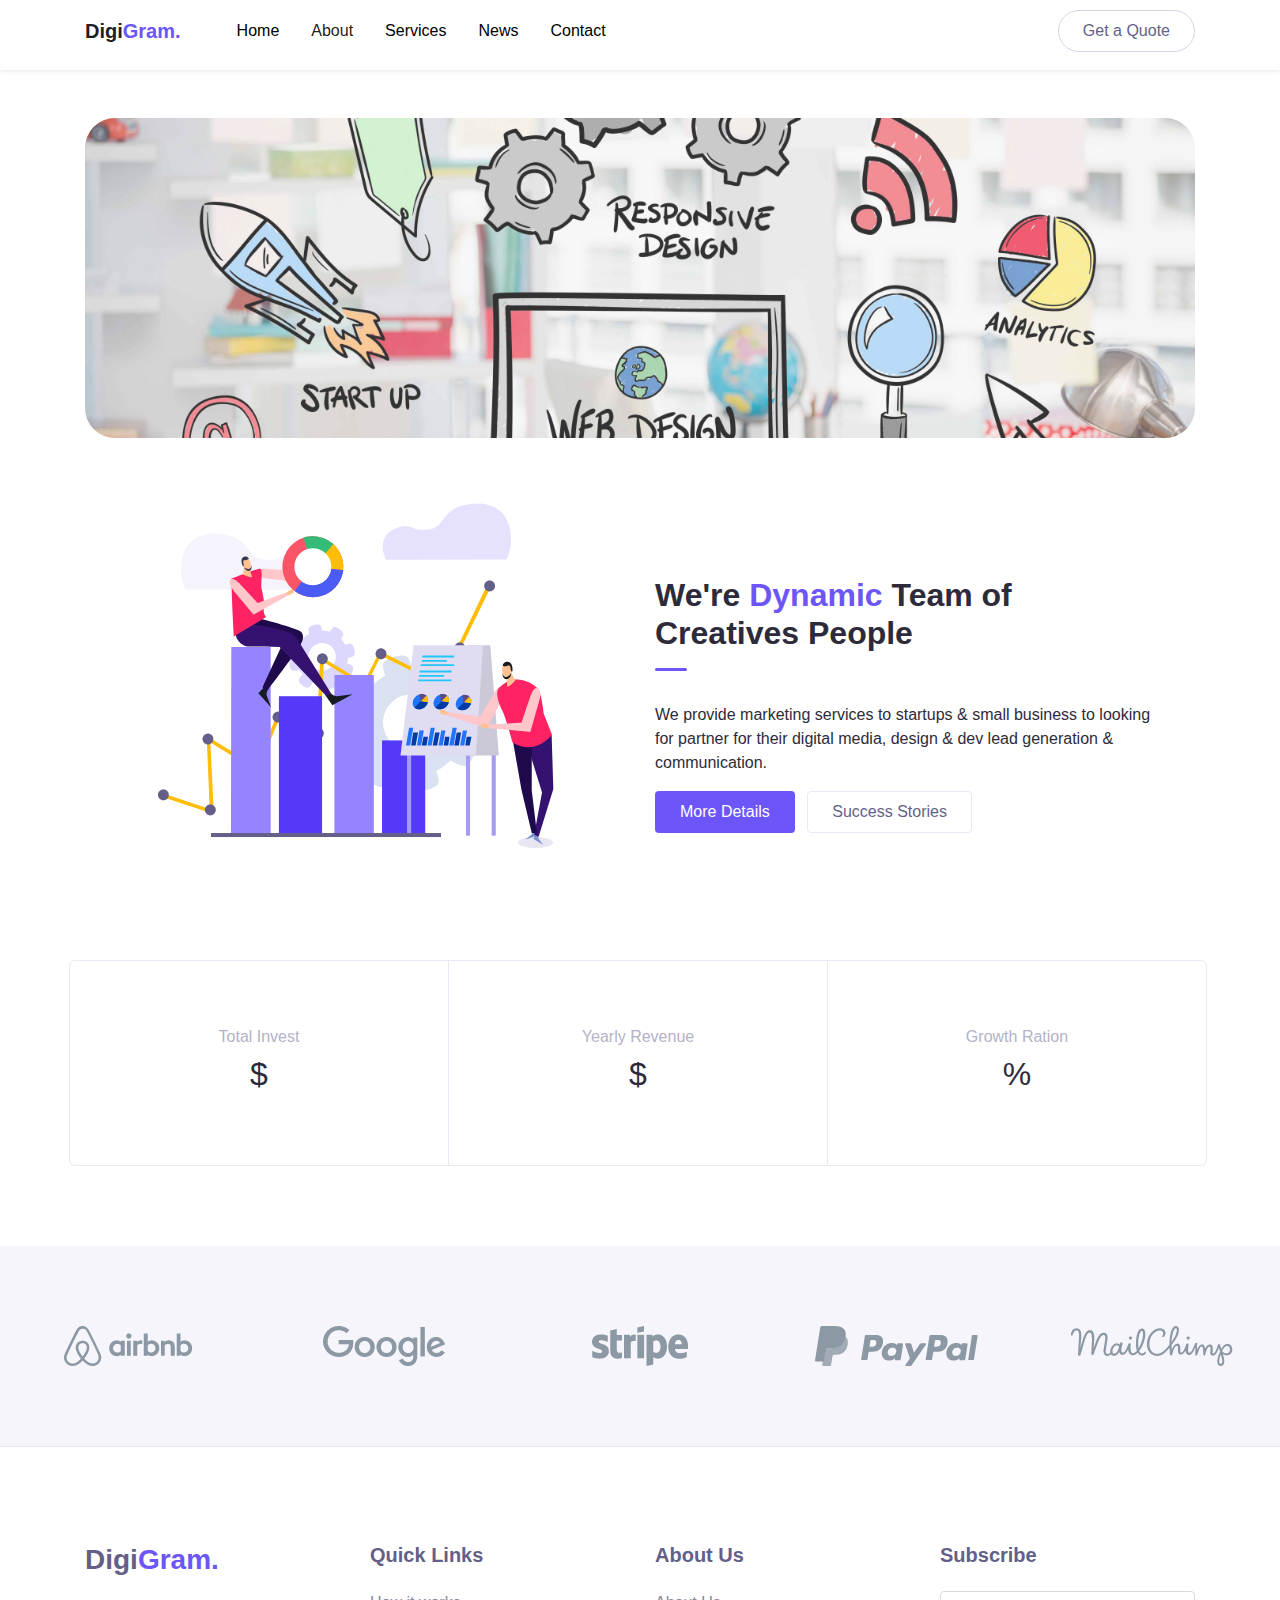
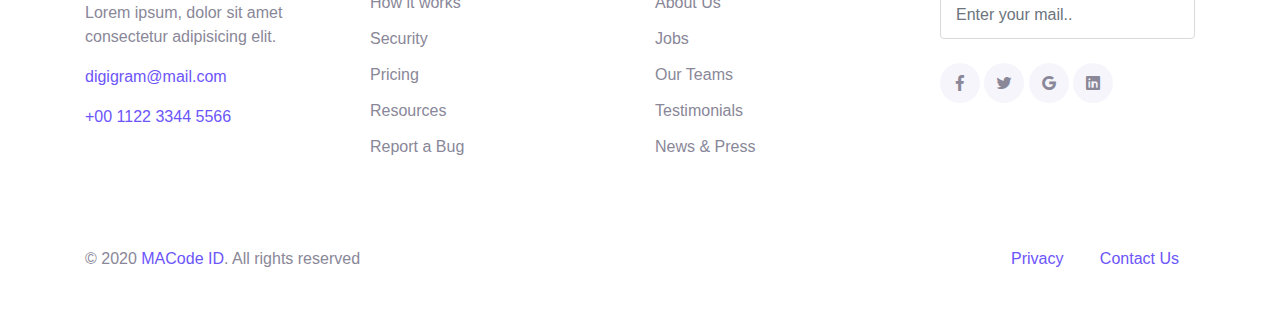
<file: html/about.html>
<!DOCTYPE html>
<html lang="en">
<head>
  <meta charset="UTF-8">
  <meta name="viewport" content="width=device-width, initial-scale=1.0">

  <meta http-equiv="X-UA-Compatible" content="IE=edge">

  <meta name="copyright" content="MACode ID, https://macodeid.com">

  <title>DigiGram - Free Agency Template</title>

  <link rel="stylesheet" href="../assets/vendor/animate/animate.css">

  <link rel="stylesheet" href="../assets/css/bootstrap.css">

  <link rel="stylesheet" href="../assets/css/maicons.css">

  <link rel="stylesheet" href="../assets/vendor/owl-carousel/css/owl.carousel.css">

  <link rel="stylesheet" href="../assets/css/theme.css">

</head>
<body>

  <!-- Back to top button -->
  <div class="back-to-top"></div>

  <header>
    <nav class="navbar navbar-expand-lg navbar-light shadow-sm">
      <div class="container">
        <a href="index.html" class="navbar-brand">Digi<span class="text-primary">Gram.</span></a>

        <button class="navbar-toggler" data-toggle="collapse" data-target="#navbarContent" aria-controls="navbarContent" aria-expanded="false" aria-label="Toggle navigation">
          <span class="navbar-toggler-icon"></span>
        </button>

        <div class="navbar-collapse collapse" id="navbarContent">
          <ul class="navbar-nav ml-lg-4 pt-3 pt-lg-0">
            <li class="nav-item">
              <a href="index.html" class="nav-link">Home</a>
            </li>
            <li class="nav-item active">
              <a href="about.html" class="nav-link">About</a>
            </li>
            <li class="nav-item">
              <a href="services.html" class="nav-link">Services</a>
            </li>
            <li class="nav-item">
              <a href="blog.html" class="nav-link">News</a>
            </li>
            <li class="nav-item">
              <a href="contact.html" class="nav-link">Contact</a>
            </li>
          </ul>

          <div class="ml-auto">
            <a href="#" class="btn btn-outline rounded-pill">Get a Quote</a>
          </div>
        </div>
      </div>
    </nav>

    <div class="container mt-5">
      <div class="page-banner">
        <div class="row justify-content-center align-items-center h-100">
          
        </div>
      </div>
    </div>
  </header>

  <main>
    <div class="page-section">
      <div class="container">
        <div class="row align-items-center">
          <div class="col-lg-6 py-3">
            <div class="img-fluid text-center">
              <img src="../assets/img/bg_image_2.png" alt="">
            </div>
          </div>
          <div class="col-lg-6 py-3 pr-lg-5">
            <h2 class="title-section">We're <span class="marked">Dynamic</span> Team of Creatives People</h2>
            <div class="divider"></div>
            <p>We provide marketing services to startups & small business to looking for partner for their digital media, design & dev lead generation & communication.</p>
            <a href="#" class="btn btn-primary">More Details</a>
            <a href="#" class="btn btn-outline border ml-2">Success Stories</a>
          </div>
        </div>
      </div> 
    </div> <!-- .page-section -->

    <div class="page-section counter-section">
      <div class="container">
        <div class="row align-items-center text-center">
          <div class="col-lg-4">
            <p>Total Invest</p>
            <h2>$<span class="number" data-number="816278"></span></h2>
          </div>
          <div class="col-lg-4">
            <p>Yearly Revenue</p>
            <h2>$<span class="number" data-number="216422"></span></h2>
          </div>
          <div class="col-lg-4">
            <p>Growth Ration</p>
            <h2><span class="number" data-number="73"></span>%</h2>
          </div>
        </div>
      </div> <!-- .container -->
    </div> <!-- .page-section -->
  
    <!-- Testimonials -->
    <!-- <div class="page-section bg-light">
      <div class="container">
        
        <div class="owl-carousel" id="testimonials">
          <div class="item">
            <div class="row align-items-center">
              <div class="col-md-6 py-3">
                <div class="testi-image">
                  <img src="../assets/img/person/person_1.jpg" alt="">
                </div>
              </div>
              <div class="col-md-6 py-3">
                <div class="testi-content">
                  <p>Necessitatibus ipsum magni accusantium consequatur delectus a repudiandae nemo quisquam dolorum itaque, tenetur, esse optio eveniet beatae explicabo sapiente quo.</p>
                  <div class="entry-footer">
                    <strong>Melvin Platje</strong> &mdash; <span class="text-grey">CEO Slurin Group</span>
                  </div>
                </div>
              </div>
            </div>
          </div>
  
          <div class="item">
            <div class="row align-items-center">
              <div class="col-md-6 py-3">
                <div class="testi-image">
                  <img src="../assets/img/person/person_2.jpg" alt="">
                </div>
              </div>
              <div class="col-md-6 py-3">
                <div class="testi-content">
                  <p>Repudiandae vero assumenda sequi labore ipsum eos ducimus provident a nam vitae et, dolorum temporibus inventore quaerat consectetur quos! Animi, qui ratione?</p>
                  <div class="entry-footer">
                    <strong>George Burke</strong> &mdash; <span class="text-grey">CEO Letro</span>
                  </div>
                </div>
              </div>
            </div>
          </div>
  
        </div>
      </div> 
    </div>  -->
    
    <div class="page-section client-section">
      <div class="container-fluid">
        <div class="row row-cols-2 row-cols-md-3 row-cols-lg-5 justify-content-center">
          <div class="item">
            <img src="../assets/img/clients/airbnb.png" alt="">
          </div>
          <div class="item">
            <img src="../assets/img/clients/google.png" alt="">
          </div>
          <div class="item">
            <img src="../assets/img/clients/stripe.png" alt="">
          </div>
          <div class="item">
            <img src="../assets/img/clients/paypal.png" alt="">
          </div>
          <div class="item">
            <img src="../assets/img/clients/mailchimp.png" alt="">
          </div>
        </div>
      </div> <!-- .container-fluid -->
    </div> <!-- .page-section -->
  </main>

  <footer class="page-footer">
    <div class="container">
      <div class="row justify-content-center mb-5">
        <div class="col-lg-3 py-3">
          <h3>Digi<span class="text-primary">Gram.</span></h3>
          <p>Lorem ipsum, dolor sit amet consectetur adipisicing elit.</p>

          <p><a href="#" >digigram@mail.com</a></p>
          <p><a href="#">+00 1122 3344 5566</a></p>
        </div>
        <div class="col-lg-3 py-3">
          <h5>Quick Links</h5>
          <ul class="footer-menu">
            <li><a href="#">How it works</a></li>
            <li><a href="#">Security</a></li>
            <li><a href="#">Pricing</a></li>
            <li><a href="#">Resources</a></li>
            <li><a href="#">Report a Bug</a></li>
          </ul>
        </div>
        <div class="col-lg-3 py-3">
          <h5>About Us</h5>
          <ul class="footer-menu">
            <li><a href="#">About Us</a></li>
            <li><a href="#">Jobs</a></li>
            <li><a href="#">Our Teams</a></li>
            <li><a href="#">Testimonials</a></li>
            <li><a href="#">News & Press</a></li>
          </ul>
        </div>
        <div class="col-lg-3 py-3">
          <h5>Subscribe</h5>
          <form action="#">
            <input type="text" class="form-control" placeholder="Enter your mail..">
          </form>

          <div class="sosmed-button mt-4">
            <a href="#"><span class="mai-logo-facebook-f"></span></a>
            <a href="#"><span class="mai-logo-twitter"></span></a>
            <a href="#"><span class="mai-logo-google"></span></a>
            <a href="#"><span class="mai-logo-linkedin"></span></a>
          </div>
        </div>
      </div>

      <div class="row">
        <div class="col-sm-6 py-2">
          <p id="copyright">&copy; 2020 <a href="https://macodeid.com/">MACode ID</a>. All rights reserved</p>
        </div>
        <div class="col-sm-6 py-2 text-right">
          <div class="d-inline-block px-3">
            <a href="#">Privacy</a>
          </div>
          <div class="d-inline-block px-3">
            <a href="#">Contact Us</a>
          </div>
        </div>
      </div>
    </div> <!-- .container -->
  </footer> <!-- .page-footer -->


  <script src="../assets/js/jquery-3.5.1.min.js"></script>

  <script src="../assets/js/bootstrap.bundle.min.js"></script>

  <script src="../assets/vendor/wow/wow.min.js"></script>

  <script src="../assets/vendor/owl-carousel/js/owl.carousel.min.js"></script>

  <script src="../assets/vendor/waypoints/jquery.waypoints.min.js"></script>

  <script src="../assets/vendor/animateNumber/jquery.animateNumber.min.js"></script>

  <script src="../assets/js/google-maps.js"></script>

  <script src="../assets/js/theme.js"></script>

</body>
</html>
</file>
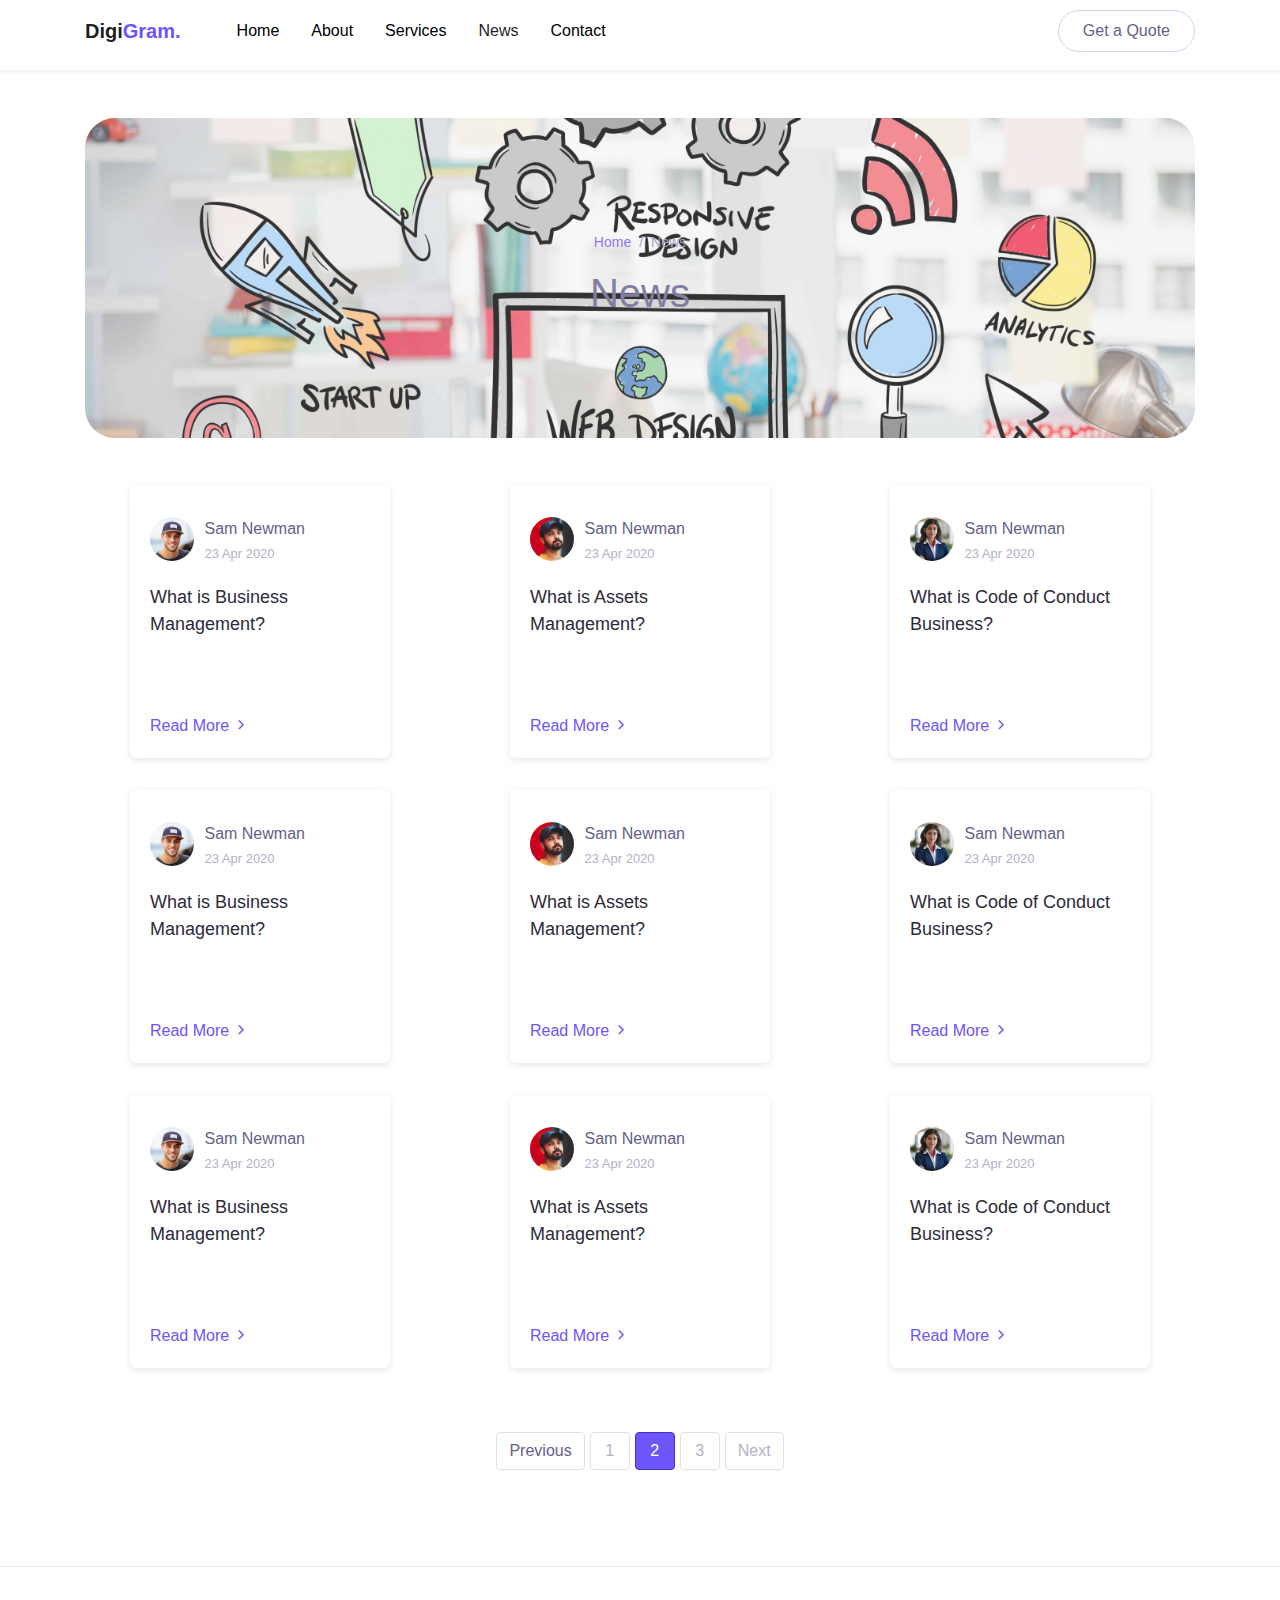
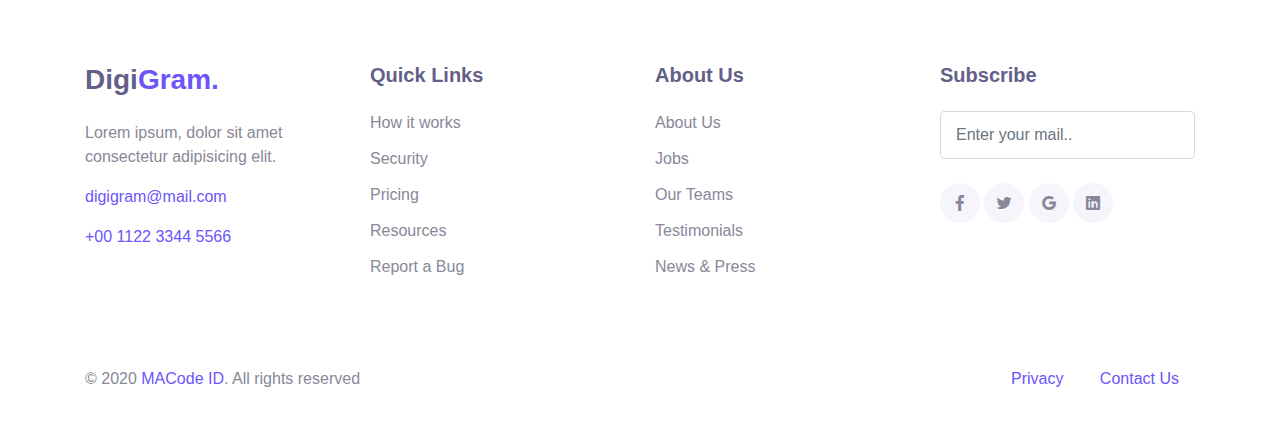
<file: html/blog.html>
<!DOCTYPE html>
<html lang="en">
<head>
  <meta charset="UTF-8">
  <meta name="viewport" content="width=device-width, initial-scale=1.0">

  <meta http-equiv="X-UA-Compatible" content="IE=edge">

  <meta name="copyright" content="MACode ID, https://macodeid.com">

  <title>DigiGram - Free Agency Template</title>

  <link rel="stylesheet" href="../assets/vendor/animate/animate.css">

  <link rel="stylesheet" href="../assets/css/bootstrap.css">

  <link rel="stylesheet" href="../assets/css/maicons.css">

  <link rel="stylesheet" href="../assets/vendor/owl-carousel/css/owl.carousel.css">

  <link rel="stylesheet" href="../assets/css/theme.css">

</head>
<body>

  <!-- Back to top button -->
  <div class="back-to-top"></div>

  <header>
    <nav class="navbar navbar-expand-lg navbar-light shadow-sm">
      <div class="container">
        <a href="index.html" class="navbar-brand">Digi<span class="text-primary">Gram.</span></a>

        <button class="navbar-toggler" data-toggle="collapse" data-target="#navbarContent" aria-controls="navbarContent" aria-expanded="false" aria-label="Toggle navigation">
          <span class="navbar-toggler-icon"></span>
        </button>

        <div class="navbar-collapse collapse" id="navbarContent">
          <ul class="navbar-nav ml-lg-4 pt-3 pt-lg-0">
            <li class="nav-item">
              <a href="index.html" class="nav-link">Home</a>
            </li>
            <li class="nav-item">
              <a href="about.html" class="nav-link">About</a>
            </li>
            <li class="nav-item">
              <a href="services.html" class="nav-link">Services</a>
            </li>
            <li class="nav-item active">
              <a href="blog.html" class="nav-link">News</a>
            </li>
            <li class="nav-item">
              <a href="contact.html" class="nav-link">Contact</a>
            </li>
          </ul>

          <div class="ml-auto">
            <a href="#" class="btn btn-outline rounded-pill">Get a Quote</a>
          </div>
        </div>
      </div>
    </nav>

    <div class="container mt-5">
      <div class="page-banner">
        <div class="row justify-content-center align-items-center h-100">
          <div class="col-md-6">
            <nav aria-label="Breadcrumb">
              <ul class="breadcrumb justify-content-center py-0 bg-transparent">
                <li class="breadcrumb-item"><a href="index.html">Home</a></li>
                <li class="breadcrumb-item active">News</li>
              </ul>
            </nav>
            <h1 class="text-center">News</h1>
          </div>
        </div>
      </div>
    </div>
  </header>

  <main>
    <div class="page-section">
      <div class="container">
        <div class="row">
          <div class="col-md-6 col-lg-4 py-3">
            <div class="card-blog">
              <div class="header">
                <div class="avatar">
                  <img src="../assets/img/person/person_1.jpg" alt="">
                </div>
                <div class="entry-footer">
                  <div class="post-author">Sam Newman</div>
                  <a href="#" class="post-date">23 Apr 2020</a>
                </div>
              </div>
              <div class="body">
                <div class="post-title"><a href="blog-single.html">What is Business Management?</a></div>
                <div class="post-excerpt">Lorem, ipsum dolor sit amet consectetur adipisicing elit.</div>
              </div>
              <div class="footer">
                <a href="blog-single.html">Read More <span class="mai-chevron-forward text-sm"></span></a>
              </div>
            </div>
          </div>
          <div class="col-md-6 col-lg-4 py-3">
            <div class="card-blog">
              <div class="header">
                <div class="avatar">
                  <img src="../assets/img/person/person_2.jpg" alt="">
                </div>
                <div class="entry-footer">
                  <div class="post-author">Sam Newman</div>
                  <a href="#" class="post-date">23 Apr 2020</a>
                </div>
              </div>
              <div class="body">
                <div class="post-title"><a href="blog-single.html">What is Assets Management?</a></div>
                <div class="post-excerpt">Lorem, ipsum dolor sit amet consectetur adipisicing elit.</div>
              </div>
              <div class="footer">
                <a href="blog-single.html">Read More <span class="mai-chevron-forward text-sm"></span></a>
              </div>
            </div>
          </div>
          <div class="col-md-6 col-lg-4 py-3">
            <div class="card-blog">
              <div class="header">
                <div class="avatar">
                  <img src="../assets/img/person/person_3.jpg" alt="">
                </div>
                <div class="entry-footer">
                  <div class="post-author">Sam Newman</div>
                  <a href="#" class="post-date">23 Apr 2020</a>
                </div>
              </div>
              <div class="body">
                <div class="post-title"><a href="blog-single.html">What is Code of Conduct Business?</a></div>
                <div class="post-excerpt">Lorem, ipsum dolor sit amet consectetur adipisicing elit.</div>
              </div>
              <div class="footer">
                <a href="blog-single.html">Read More <span class="mai-chevron-forward text-sm"></span></a>
              </div>
            </div>
          </div>

          <div class="col-md-6 col-lg-4 py-3">
            <div class="card-blog">
              <div class="header">
                <div class="avatar">
                  <img src="../assets/img/person/person_1.jpg" alt="">
                </div>
                <div class="entry-footer">
                  <div class="post-author">Sam Newman</div>
                  <a href="#" class="post-date">23 Apr 2020</a>
                </div>
              </div>
              <div class="body">
                <div class="post-title"><a href="blog-single.html">What is Business Management?</a></div>
                <div class="post-excerpt">Lorem, ipsum dolor sit amet consectetur adipisicing elit.</div>
              </div>
              <div class="footer">
                <a href="blog-single.html">Read More <span class="mai-chevron-forward text-sm"></span></a>
              </div>
            </div>
          </div>
          <div class="col-md-6 col-lg-4 py-3">
            <div class="card-blog">
              <div class="header">
                <div class="avatar">
                  <img src="../assets/img/person/person_2.jpg" alt="">
                </div>
                <div class="entry-footer">
                  <div class="post-author">Sam Newman</div>
                  <a href="#" class="post-date">23 Apr 2020</a>
                </div>
              </div>
              <div class="body">
                <div class="post-title"><a href="blog-single.html">What is Assets Management?</a></div>
                <div class="post-excerpt">Lorem, ipsum dolor sit amet consectetur adipisicing elit.</div>
              </div>
              <div class="footer">
                <a href="blog-single.html">Read More <span class="mai-chevron-forward text-sm"></span></a>
              </div>
            </div>
          </div>
          <div class="col-md-6 col-lg-4 py-3">
            <div class="card-blog">
              <div class="header">
                <div class="avatar">
                  <img src="../assets/img/person/person_3.jpg" alt="">
                </div>
                <div class="entry-footer">
                  <div class="post-author">Sam Newman</div>
                  <a href="#" class="post-date">23 Apr 2020</a>
                </div>
              </div>
              <div class="body">
                <div class="post-title"><a href="blog-single.html">What is Code of Conduct Business?</a></div>
                <div class="post-excerpt">Lorem, ipsum dolor sit amet consectetur adipisicing elit.</div>
              </div>
              <div class="footer">
                <a href="blog-single.html">Read More <span class="mai-chevron-forward text-sm"></span></a>
              </div>
            </div>
          </div>

          <div class="col-md-6 col-lg-4 py-3">
            <div class="card-blog">
              <div class="header">
                <div class="avatar">
                  <img src="../assets/img/person/person_1.jpg" alt="">
                </div>
                <div class="entry-footer">
                  <div class="post-author">Sam Newman</div>
                  <a href="#" class="post-date">23 Apr 2020</a>
                </div>
              </div>
              <div class="body">
                <div class="post-title"><a href="blog-single.html">What is Business Management?</a></div>
                <div class="post-excerpt">Lorem, ipsum dolor sit amet consectetur adipisicing elit.</div>
              </div>
              <div class="footer">
                <a href="blog-single.html">Read More <span class="mai-chevron-forward text-sm"></span></a>
              </div>
            </div>
          </div>
          <div class="col-md-6 col-lg-4 py-3">
            <div class="card-blog">
              <div class="header">
                <div class="avatar">
                  <img src="../assets/img/person/person_2.jpg" alt="">
                </div>
                <div class="entry-footer">
                  <div class="post-author">Sam Newman</div>
                  <a href="#" class="post-date">23 Apr 2020</a>
                </div>
              </div>
              <div class="body">
                <div class="post-title"><a href="blog-single.html">What is Assets Management?</a></div>
                <div class="post-excerpt">Lorem, ipsum dolor sit amet consectetur adipisicing elit.</div>
              </div>
              <div class="footer">
                <a href="blog-single.html">Read More <span class="mai-chevron-forward text-sm"></span></a>
              </div>
            </div>
          </div>
          <div class="col-md-6 col-lg-4 py-3">
            <div class="card-blog">
              <div class="header">
                <div class="avatar">
                  <img src="../assets/img/person/person_3.jpg" alt="">
                </div>
                <div class="entry-footer">
                  <div class="post-author">Sam Newman</div>
                  <a href="#" class="post-date">23 Apr 2020</a>
                </div>
              </div>
              <div class="body">
                <div class="post-title"><a href="blog-single.html">What is Code of Conduct Business?</a></div>
                <div class="post-excerpt">Lorem, ipsum dolor sit amet consectetur adipisicing elit.</div>
              </div>
              <div class="footer">
                <a href="blog-single.html">Read More <span class="mai-chevron-forward text-sm"></span></a>
              </div>
            </div>
          </div>

          <div class="col-12 mt-5">
            <nav aria-label="Page Navigation">
              <ul class="pagination justify-content-center">
                <li class="page-item disabled">
                  <a class="page-link" href="#" tabindex="-1" aria-disabled="true">Previous</a>
                </li>
                <li class="page-item"><a class="page-link" href="#">1</a></li>
                <li class="page-item active" aria-current="page">
                  <a class="page-link" href="#">2 <span class="sr-only">(current)</span></a>
                </li>
                <li class="page-item"><a class="page-link" href="#">3</a></li>
                <li class="page-item">
                  <a class="page-link" href="#">Next</a>
                </li>
              </ul>
            </nav>
          </div>

        </div>
  
      </div>
    </div>
  </main>

  <footer class="page-footer">
    <div class="container">
      <div class="row justify-content-center mb-5">
        <div class="col-lg-3 py-3">
          <h3>Digi<span class="text-primary">Gram.</span></h3>
          <p>Lorem ipsum, dolor sit amet consectetur adipisicing elit.</p>

          <p><a href="#" >digigram@mail.com</a></p>
          <p><a href="#">+00 1122 3344 5566</a></p>
        </div>
        <div class="col-lg-3 py-3">
          <h5>Quick Links</h5>
          <ul class="footer-menu">
            <li><a href="#">How it works</a></li>
            <li><a href="#">Security</a></li>
            <li><a href="#">Pricing</a></li>
            <li><a href="#">Resources</a></li>
            <li><a href="#">Report a Bug</a></li>
          </ul>
        </div>
        <div class="col-lg-3 py-3">
          <h5>About Us</h5>
          <ul class="footer-menu">
            <li><a href="#">About Us</a></li>
            <li><a href="#">Jobs</a></li>
            <li><a href="#">Our Teams</a></li>
            <li><a href="#">Testimonials</a></li>
            <li><a href="#">News & Press</a></li>
          </ul>
        </div>
        <div class="col-lg-3 py-3">
          <h5>Subscribe</h5>
          <form action="#">
            <input type="text" class="form-control" placeholder="Enter your mail..">
          </form>

          <div class="sosmed-button mt-4">
            <a href="#"><span class="mai-logo-facebook-f"></span></a>
            <a href="#"><span class="mai-logo-twitter"></span></a>
            <a href="#"><span class="mai-logo-google"></span></a>
            <a href="#"><span class="mai-logo-linkedin"></span></a>
          </div>
        </div>
      </div>

      <div class="row">
        <div class="col-sm-6 py-2">
          <p id="copyright">&copy; 2020 <a href="https://macodeid.com/">MACode ID</a>. All rights reserved</p>
        </div>
        <div class="col-sm-6 py-2 text-right">
          <div class="d-inline-block px-3">
            <a href="#">Privacy</a>
          </div>
          <div class="d-inline-block px-3">
            <a href="#">Contact Us</a>
          </div>
        </div>
      </div>
    </div> <!-- .container -->
  </footer> <!-- .page-footer -->


  <script src="../assets/js/jquery-3.5.1.min.js"></script>

  <script src="../assets/js/bootstrap.bundle.min.js"></script>

  <script src="../assets/vendor/wow/wow.min.js"></script>

  <script src="../assets/vendor/owl-carousel/js/owl.carousel.min.js"></script>

  <script src="../assets/vendor/waypoints/jquery.waypoints.min.js"></script>

  <script src="../assets/vendor/animateNumber/jquery.animateNumber.min.js"></script>

  <script src="../assets/js/google-maps.js"></script>

  <script src="../assets/js/theme.js"></script>

</body>
</html>
</file>
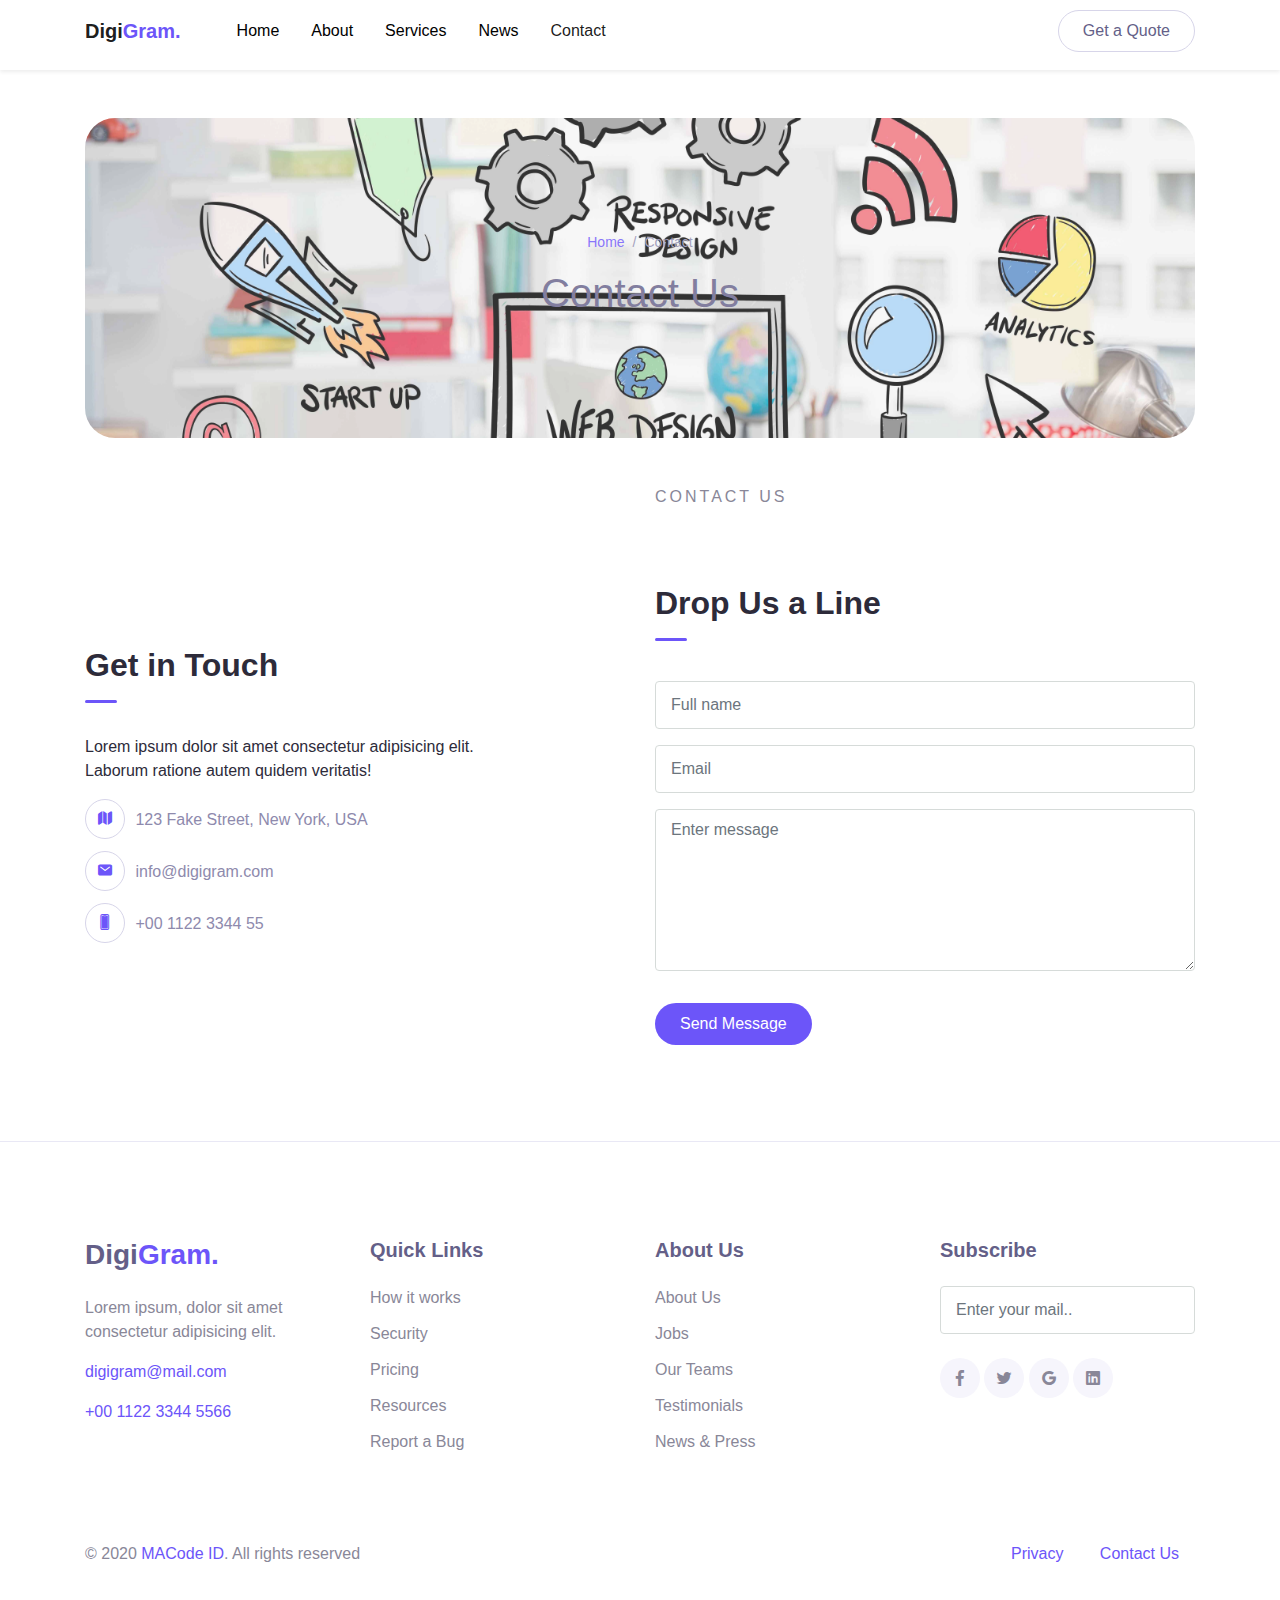
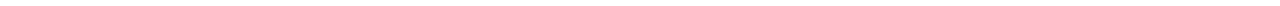
<file: html/contact.html>
<!DOCTYPE html>
<html lang="en">
<head>
  <meta charset="UTF-8">
  <meta name="viewport" content="width=device-width, initial-scale=1.0">

  <meta http-equiv="X-UA-Compatible" content="IE=edge">

  <meta name="copyright" content="MACode ID, https://macodeid.com">

  <title>DigiGram - Free Agency Template</title>

  <link rel="stylesheet" href="../assets/vendor/animate/animate.css">

  <link rel="stylesheet" href="../assets/css/bootstrap.css">

  <link rel="stylesheet" href="../assets/css/maicons.css">

  <link rel="stylesheet" href="../assets/vendor/owl-carousel/css/owl.carousel.css">

  <link rel="stylesheet" href="../assets/css/theme.css">

</head>
<body>

  <!-- Back to top button -->
  <div class="back-to-top"></div>

  <header>
    <nav class="navbar navbar-expand-lg navbar-light shadow-sm">
      <div class="container">
        <a href="index.html" class="navbar-brand">Digi<span class="text-primary">Gram.</span></a>

        <button class="navbar-toggler" data-toggle="collapse" data-target="#navbarContent" aria-controls="navbarContent" aria-expanded="false" aria-label="Toggle navigation">
          <span class="navbar-toggler-icon"></span>
        </button>

        <div class="navbar-collapse collapse" id="navbarContent">
          <ul class="navbar-nav ml-lg-4 pt-3 pt-lg-0">
            <li class="nav-item">
              <a href="index.html" class="nav-link">Home</a>
            </li>
            <li class="nav-item">
              <a href="about.html" class="nav-link">About</a>
            </li>
            <li class="nav-item">
              <a href="services.html" class="nav-link">Services</a>
            </li>
            <li class="nav-item">
              <a href="blog.html" class="nav-link">News</a>
            </li>
            <li class="nav-item active">
              <a href="contact.html" class="nav-link">Contact</a>
            </li>
          </ul>

          <div class="ml-auto">
            <a href="#" class="btn btn-outline rounded-pill">Get a Quote</a>
          </div>
        </div>
      </div>
    </nav>

    <div class="container mt-5">
      <div class="page-banner">
        <div class="row justify-content-center align-items-center h-100">
          <div class="col-md-6">
            <nav aria-label="Breadcrumb">
              <ul class="breadcrumb justify-content-center py-0 bg-transparent">
                <li class="breadcrumb-item"><a href="index.html">Home</a></li>
                <li class="breadcrumb-item active">Contact</li>
              </ul>
            </nav>
            <h1 class="text-center">Contact Us</h1>
          </div>
        </div>
      </div>
    </div>
  </header>

  <main>
    <div class="page-section">
      <div class="container">
        <div class="row align-items-center">
          <div class="col-lg-6 py-3">
            <h2 class="title-section">Get in Touch</h2>
            <div class="divider"></div>
            <p>Lorem ipsum dolor sit amet consectetur adipisicing elit.<br> Laborum ratione autem quidem veritatis!</p>
  
            <ul class="contact-list">
              <li>
                <div class="icon"><span class="mai-map"></span></div>
                <div class="content">123 Fake Street, New York, USA</div>
              </li>
              <li>
                <div class="icon"><span class="mai-mail"></span></div>
                <div class="content"><a href="#">info@digigram.com</a></div>
              </li>
              <li>
                <div class="icon"><span class="mai-phone-portrait"></span></div>
                <div class="content"><a href="#">+00 1122 3344 55</a></div>
              </li>
            </ul>
          </div>
          <div class="col-lg-6 py-3">
            <div class="subhead">Contact Us</div>
            <h2 class="title-section">Drop Us a Line</h2>
            <div class="divider"></div>
            
            <form action="#">
              <div class="py-2">
                <input type="text" class="form-control" placeholder="Full name">
              </div>
              <div class="py-2">
                <input type="text" class="form-control" placeholder="Email">
              </div>
              <div class="py-2">
                <textarea rows="6" class="form-control" placeholder="Enter message"></textarea>
              </div>
              <button type="submit" class="btn btn-primary rounded-pill mt-4">Send Message</button>
            </form>
          </div>
        </div>
      </div> <!-- .container -->
    </div> <!-- .page-section -->
  </main>

  <footer class="page-footer">
    <div class="container">
      <div class="row justify-content-center mb-5">
        <div class="col-lg-3 py-3">
          <h3>Digi<span class="text-primary">Gram.</span></h3>
          <p>Lorem ipsum, dolor sit amet consectetur adipisicing elit.</p>

          <p><a href="#" >digigram@mail.com</a></p>
          <p><a href="#">+00 1122 3344 5566</a></p>
        </div>
        <div class="col-lg-3 py-3">
          <h5>Quick Links</h5>
          <ul class="footer-menu">
            <li><a href="#">How it works</a></li>
            <li><a href="#">Security</a></li>
            <li><a href="#">Pricing</a></li>
            <li><a href="#">Resources</a></li>
            <li><a href="#">Report a Bug</a></li>
          </ul>
        </div>
        <div class="col-lg-3 py-3">
          <h5>About Us</h5>
          <ul class="footer-menu">
            <li><a href="#">About Us</a></li>
            <li><a href="#">Jobs</a></li>
            <li><a href="#">Our Teams</a></li>
            <li><a href="#">Testimonials</a></li>
            <li><a href="#">News & Press</a></li>
          </ul>
        </div>
        <div class="col-lg-3 py-3">
          <h5>Subscribe</h5>
          <form action="#">
            <input type="text" class="form-control" placeholder="Enter your mail..">
          </form>

          <div class="sosmed-button mt-4">
            <a href="#"><span class="mai-logo-facebook-f"></span></a>
            <a href="#"><span class="mai-logo-twitter"></span></a>
            <a href="#"><span class="mai-logo-google"></span></a>
            <a href="#"><span class="mai-logo-linkedin"></span></a>
          </div>
        </div>
      </div>

      <div class="row">
        <div class="col-sm-6 py-2">
          <p id="copyright">&copy; 2020 <a href="https://macodeid.com/">MACode ID</a>. All rights reserved</p>
        </div>
        <div class="col-sm-6 py-2 text-right">
          <div class="d-inline-block px-3">
            <a href="#">Privacy</a>
          </div>
          <div class="d-inline-block px-3">
            <a href="#">Contact Us</a>
          </div>
        </div>
      </div>
    </div> <!-- .container -->
  </footer> <!-- .page-footer -->


  <script src="../assets/js/jquery-3.5.1.min.js"></script>

  <script src="../assets/js/bootstrap.bundle.min.js"></script>

  <script src="../assets/vendor/wow/wow.min.js"></script>

  <script src="../assets/vendor/owl-carousel/js/owl.carousel.min.js"></script>

  <script src="../assets/vendor/waypoints/jquery.waypoints.min.js"></script>

  <script src="../assets/vendor/animateNumber/jquery.animateNumber.min.js"></script>

  <script src="../assets/js/google-maps.js"></script>

  <script src="../assets/js/theme.js"></script>

  <!-- <script async defer src="https://maps.googleapis.com/maps/api/js?key=AIzaSyAIA_zqjFMsJM_sxP9-6Pde5vVCTyJmUHM&callback=initMap"></script> -->


</body>
</html>
</file>
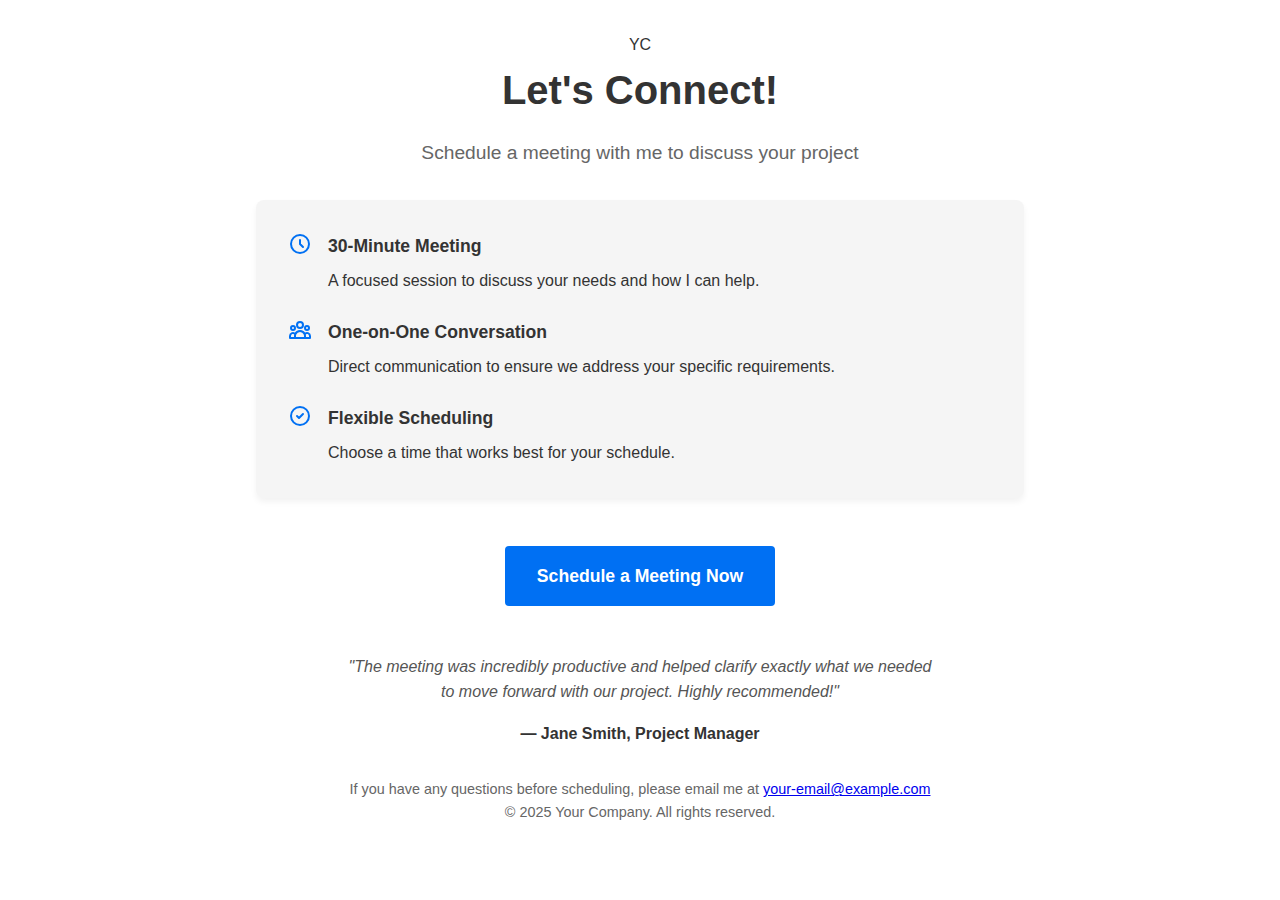
<file: html/meeting.html>
<!DOCTYPE html>
<html lang="en">
<head>
    <meta charset="UTF-8">
    <meta name="viewport" content="width=device-width, initial-scale=1.0">
    <title>Schedule a Meeting with Me</title>
    <style>
        :root {
            --primary: #0070f3;
            --primary-dark: #0050b3;
            --text: #333;
            --background: #fff;
            --gray-light: #f5f5f5;
            --gray: #e0e0e0;
        }

        * {
            margin: 0;
            padding: 0;
            box-sizing: border-box;
            font-family: -apple-system, BlinkMacSystemFont, 'Segoe UI', Roboto, Oxygen, Ubuntu, Cantarell, 'Open Sans', 'Helvetica Neue', sans-serif;
        }

        body {
            background-color: var(--background);
            color: var(--text);
            line-height: 1.6;
        }

        .container {
            max-width: 800px;
            margin: 0 auto;
            padding: 2rem 1rem;
        }

        meeting-header {
            text-align: center;
            margin-bottom: 2rem;
        }

        .webquell-logo {
            width: 80px;
            height: 80px;
            background-color: var(--primary);
            border-radius: 50%;
            margin: 0 auto 1rem;
            display: flex;
            align-items: center;
            justify-content: center;
            color: white;
            font-weight: bold;
            font-size: 1.5rem;
        }

        h1 {
            font-size: 2.5rem;
            margin-bottom: 1rem;
            color: var(--text);
        }

        .subtitle {
            font-size: 1.2rem;
            color: #666;
            margin-bottom: 2rem;
        }

        .card {
            background-color: var(--gray-light);
            border-radius: 8px;
            padding: 2rem;
            margin-bottom: 2rem;
            box-shadow: 0 4px 6px rgba(0, 0, 0, 0.05);
        }

        .meeting-details {
            display: flex;
            flex-direction: column;
            gap: 1.5rem;
        }

        .detail-item {
            display: flex;
            align-items: flex-start;
            gap: 1rem;
        }

        .icon {
            width: 24px;
            height: 24px;
            flex-shrink: 0;
            color: var(--primary);
        }

        .detail-content h3 {
            margin-bottom: 0.5rem;
            font-size: 1.1rem;
        }

        .cta-section {
            text-align: center;
            margin: 3rem 0;
        }

        .meeting-btn {
            display: inline-block;
            background-color: var(--primary);
            color: white;
            padding: 1rem 2rem;
            border-radius: 4px;
            font-weight: 600;
            text-decoration: none;
            transition: background-color 0.3s ease;
            font-size: 1.1rem;
        }

        .meeting-btn:hover {
            background-color: var(--primary-dark);
        }

        .testimonial {
            font-style: italic;
            text-align: center;
            max-width: 600px;
            margin: 0 auto 2rem;
            color: #555;
        }

        .quote-author {
            font-weight: 600;
            margin-top: 1rem;
            color: #333;
            font-style: normal;
        }

        meeting-footer {
            text-align: center;
            margin-top: 3rem;
            padding-top: 2rem;
            border-top: 1px solid var(--gray);
            color: #666;
            font-size: 0.9rem;
        }

        @media (max-width: 768px) {
            h1 {
                font-size: 2rem;
            }
            
            .card {
                padding: 1.5rem;
            }
            
            .meeting-btn {
                display: block;
                width: 100%;
            }
        }
    </style>
</head>
<body>
    <div class="container">
        <meeting-header>
            <div class="logo">YC</div>
            <h1>Let's Connect!</h1>
            <p class="subtitle">Schedule a meeting with me to discuss your project</p>
        </meeting-header>

        <div class="card">
            <div class="meeting-details">
                <div class="detail-item">
                    <svg class="icon" xmlns="http://www.w3.org/2000/svg" fill="none" viewBox="0 0 24 24" stroke="currentColor">
                        <path stroke-linecap="round" stroke-linejoin="round" stroke-width="2" d="M12 8v4l3 3m6-3a9 9 0 11-18 0 9 9 0 0118 0z" />
                    </svg>
                    <div class="detail-content">
                        <h3>30-Minute Meeting</h3>
                        <p>A focused session to discuss your needs and how I can help.</p>
                    </div>
                </div>
                
                <div class="detail-item">
                    <svg class="icon" xmlns="http://www.w3.org/2000/svg" fill="none" viewBox="0 0 24 24" stroke="currentColor">
                        <path stroke-linecap="round" stroke-linejoin="round" stroke-width="2" d="M17 20h5v-2a3 3 0 00-5.356-1.857M17 20H7m10 0v-2c0-.656-.126-1.283-.356-1.857M7 20H2v-2a3 3 0 015.356-1.857M7 20v-2c0-.656.126-1.283.356-1.857m0 0a5.002 5.002 0 019.288 0M15 7a3 3 0 11-6 0 3 3 0 016 0zm6 3a2 2 0 11-4 0 2 2 0 014 0zM7 10a2 2 0 11-4 0 2 2 0 014 0z" />
                    </svg>
                    <div class="detail-content">
                        <h3>One-on-One Conversation</h3>
                        <p>Direct communication to ensure we address your specific requirements.</p>
                    </div>
                </div>
                
                <div class="detail-item">
                    <svg class="icon" xmlns="http://www.w3.org/2000/svg" fill="none" viewBox="0 0 24 24" stroke="currentColor">
                        <path stroke-linecap="round" stroke-linejoin="round" stroke-width="2" d="M9 12l2 2 4-4m6 2a9 9 0 11-18 0 9 9 0 0118 0z" />
                    </svg>
                    <div class="detail-content">
                        <h3>Flexible Scheduling</h3>
                        <p>Choose a time that works best for your schedule.</p>
                    </div>
                </div>
            </div>
        </div>

        <div class="cta-section">
            <a href="https://calendly.com/your-username" class="meeting-btn">Schedule a Meeting Now</a>
        </div>

        <div class="testimonial">
            "The meeting was incredibly productive and helped clarify exactly what we needed to move forward with our project. Highly recommended!"
            <div class="quote-author">— Jane Smith, Project Manager</div>
        </div>

        <meeting-footer>
            <p>If you have any questions before scheduling, please email me at <a href="mailto:your-email@example.com">your-email@example.com</a></p>
            <p>&copy; 2025 Your Company. All rights reserved.</p>
        </meeting-footer>
    </div>
</body>
</html>
</file>
<file: assets/css/maicons.css>
@font-face {
  font-family: 'maicons';
  src:  url('../fonts/maicons.eot?c9nlkl');
  src:  url('../fonts/maicons.eot?c9nlkl#iefix') format('embedded-opentype'),
    url('../fonts/maicons.ttf?c9nlkl') format('truetype'),
    url('../fonts/maicons.woff?c9nlkl') format('woff'),
    url('../fonts/maicons.svg?c9nlkl#maicons') format('svg');
  font-weight: normal;
  font-style: normal;
  font-display: block;
}

[class^="mai-"], [class*=" mai-"] {
  /* use !important to prevent issues with browser extensions that change fonts */
  font-family: 'maicons' !important;
  speak: none;
  font-style: normal;
  font-weight: normal;
  font-variant: normal;
  text-transform: none;
  line-height: 1;

  /* Better Font Rendering =========== */
  -webkit-font-smoothing: antialiased;
  -moz-osx-font-smoothing: grayscale;
}

.mai-add:before {
  content: "\e900";
}
.mai-add-circle:before {
  content: "\e901";
}
.mai-add-circle-outline:before {
  content: "\e902";
}
.mai-airplane:before {
  content: "\e903";
}
.mai-airplane-outline:before {
  content: "\e904";
}
.mai-alarm:before {
  content: "\e905";
}
.mai-alarm-outline:before {
  content: "\e906";
}
.mai-albums:before {
  content: "\e907";
}
.mai-albums-outline:before {
  content: "\e908";
}
.mai-alert:before {
  content: "\e909";
}
.mai-alert-circle:before {
  content: "\e90a";
}
.mai-alert-circle-outline:before {
  content: "\e90b";
}
.mai-analytics:before {
  content: "\e90c";
}
.mai-analytics-outline:before {
  content: "\e90d";
}
.mai-aperture:before {
  content: "\e90e";
}
.mai-aperture-outline:before {
  content: "\e90f";
}
.mai-apps:before {
  content: "\e910";
}
.mai-apps-outline:before {
  content: "\e911";
}
.mai-archive:before {
  content: "\e912";
}
.mai-archive-outline:before {
  content: "\e913";
}
.mai-arrow-back:before {
  content: "\e914";
}
.mai-arrow-back-circle:before {
  content: "\e915";
}
.mai-arrow-back-circle-outline:before {
  content: "\e916";
}
.mai-arrow-down:before {
  content: "\e917";
}
.mai-arrow-down-circle:before {
  content: "\e918";
}
.mai-arrow-down-circle-outline:before {
  content: "\e919";
}
.mai-arrow-forward:before {
  content: "\e91a";
}
.mai-arrow-forward-circle:before {
  content: "\e91b";
}
.mai-arrow-forward-circle-outline:before {
  content: "\e91c";
}
.mai-arrow-redo:before {
  content: "\e91d";
}
.mai-arrow-redo-circle:before {
  content: "\e91e";
}
.mai-arrow-redo-circle-outline:before {
  content: "\e91f";
}
.mai-arrow-redo-outline:before {
  content: "\e920";
}
.mai-arrow-undo:before {
  content: "\e921";
}
.mai-arrow-undo-circle:before {
  content: "\e922";
}
.mai-arrow-undo-circle-outline:before {
  content: "\e923";
}
.mai-arrow-undo-outline:before {
  content: "\e924";
}
.mai-arrow-up:before {
  content: "\e925";
}
.mai-arrow-up-circle:before {
  content: "\e926";
}
.mai-arrow-up-circle-outline:before {
  content: "\e927";
}
.mai-at:before {
  content: "\e928";
}
.mai-at-circle:before {
  content: "\e929";
}
.mai-at-circle-outline:before {
  content: "\e92a";
}
.mai-attach:before {
  content: "\e92b";
}
.mai-attach-outline:before {
  content: "\e92c";
}
.mai-backspace:before {
  content: "\e92d";
}
.mai-backspace-outline:before {
  content: "\e92e";
}
.mai-bandage:before {
  content: "\e92f";
}
.mai-bandage-outline:before {
  content: "\e930";
}
.mai-bar-chart:before {
  content: "\e932";
}
.mai-bar-chart-outline:before {
  content: "\e933";
}
.mai-barbell:before {
  content: "\e931";
}
.mai-barcode:before {
  content: "\e934";
}
.mai-barcode-outline:before {
  content: "\e935";
}
.mai-baseball:before {
  content: "\e936";
}
.mai-baseball-outline:before {
  content: "\e937";
}
.mai-basket:before {
  content: "\e938";
}
.mai-basket-outline:before {
  content: "\e93b";
}
.mai-basketball:before {
  content: "\e939";
}
.mai-basketball-outline:before {
  content: "\e93a";
}
.mai-battery-charging:before {
  content: "\e93c";
}
.mai-battery-dead:before {
  content: "\e93d";
}
.mai-battery-full:before {
  content: "\e93e";
}
.mai-battery-half:before {
  content: "\e93f";
}
.mai-beaker:before {
  content: "\e940";
}
.mai-beaker-outline:before {
  content: "\e941";
}
.mai-bed:before {
  content: "\e942";
}
.mai-bed-outline:before {
  content: "\e943";
}
.mai-beer:before {
  content: "\e944";
}
.mai-beer-outline:before {
  content: "\e945";
}
.mai-bicycle:before {
  content: "\e946";
}
.mai-bluetooth:before {
  content: "\e947";
}
.mai-boat:before {
  content: "\e948";
}
.mai-boat-outline:before {
  content: "\e949";
}
.mai-body:before {
  content: "\e94a";
}
.mai-body-outline:before {
  content: "\e94b";
}
.mai-bonfire:before {
  content: "\e94c";
}
.mai-bonfire-outline:before {
  content: "\e94d";
}
.mai-book:before {
  content: "\e94e";
}
.mai-book-outline:before {
  content: "\e953";
}
.mai-bookmark:before {
  content: "\e94f";
}
.mai-bookmark-outline:before {
  content: "\e950";
}
.mai-bookmarks:before {
  content: "\e951";
}
.mai-bookmarks-outline:before {
  content: "\e952";
}
.mai-briefcase:before {
  content: "\e954";
}
.mai-briefcase-outline:before {
  content: "\e955";
}
.mai-browsers:before {
  content: "\e956";
}
.mai-browsers-outline:before {
  content: "\e957";
}
.mai-brush:before {
  content: "\e958";
}
.mai-brush-outline:before {
  content: "\e959";
}
.mai-bug:before {
  content: "\e95a";
}
.mai-bug-outline:before {
  content: "\e95b";
}
.mai-build:before {
  content: "\e95c";
}
.mai-build-outline:before {
  content: "\e95d";
}
.mai-bulb:before {
  content: "\e95e";
}
.mai-bulb-outline:before {
  content: "\e95f";
}
.mai-bus:before {
  content: "\e960";
}
.mai-bus-outline:before {
  content: "\e963";
}
.mai-business:before {
  content: "\e961";
}
.mai-business-outline:before {
  content: "\e962";
}
.mai-cafe:before {
  content: "\e964";
}
.mai-cafe-outline:before {
  content: "\e965";
}
.mai-calculator:before {
  content: "\e966";
}
.mai-calculator-outline:before {
  content: "\e967";
}
.mai-calendar:before {
  content: "\e968";
}
.mai-calendar-outline:before {
  content: "\e969";
}
.mai-call:before {
  content: "\e96a";
}
.mai-call-outline:before {
  content: "\e96b";
}
.mai-camera:before {
  content: "\e96c";
}
.mai-camera-outline:before {
  content: "\e96d";
}
.mai-camera-reverse:before {
  content: "\e96e";
}
.mai-camera-reverse-outline:before {
  content: "\e96f";
}
.mai-car:before {
  content: "\e970";
}
.mai-car-outline:before {
  content: "\e97f";
}
.mai-car-sport:before {
  content: "\e980";
}
.mai-car-sport-outline:before {
  content: "\e981";
}
.mai-card:before {
  content: "\e971";
}
.mai-card-outline:before {
  content: "\e972";
}
.mai-caret-back:before {
  content: "\e973";
}
.mai-caret-back-circle:before {
  content: "\e974";
}
.mai-caret-back-circle-outline:before {
  content: "\e975";
}
.mai-caret-down:before {
  content: "\e976";
}
.mai-caret-down-circle:before {
  content: "\e977";
}
.mai-caret-down-circle-outline:before {
  content: "\e978";
}
.mai-caret-forward:before {
  content: "\e979";
}
.mai-caret-forward-circle:before {
  content: "\e97a";
}
.mai-caret-forward-circle-outline:before {
  content: "\e97b";
}
.mai-caret-up:before {
  content: "\e97c";
}
.mai-caret-up-circle:before {
  content: "\e97d";
}
.mai-caret-up-circle-outline:before {
  content: "\e97e";
}
.mai-cart:before {
  content: "\e982";
}
.mai-cart-outline:before {
  content: "\e983";
}
.mai-cash:before {
  content: "\e984";
}
.mai-cash-outline:before {
  content: "\e985";
}
.mai-chatbox:before {
  content: "\e986";
}
.mai-chatbox-ellipses:before {
  content: "\e987";
}
.mai-chatbox-ellipses-outline:before {
  content: "\e988";
}
.mai-chatbox-outline:before {
  content: "\e989";
}
.mai-chatbubble:before {
  content: "\e98a";
}
.mai-chatbubble-ellipses:before {
  content: "\e98b";
}
.mai-chatbubble-ellipses-outline:before {
  content: "\e98c";
}
.mai-chatbubble-outline:before {
  content: "\e98d";
}
.mai-chatbubbles:before {
  content: "\e98e";
}
.mai-chatbubbles-outline:before {
  content: "\e98f";
}
.mai-checkbox:before {
  content: "\e990";
}
.mai-checkbox-outline:before {
  content: "\e991";
}
.mai-checkmark:before {
  content: "\e992";
}
.mai-checkmark-circle:before {
  content: "\e993";
}
.mai-checkmark-circle-outline:before {
  content: "\e994";
}
.mai-checkmark-done:before {
  content: "\e995";
}
.mai-checkmark-done-circle:before {
  content: "\e996";
}
.mai-checkmark-done-circle-outline:before {
  content: "\e997";
}
.mai-chevron-back:before {
  content: "\e998";
}
.mai-chevron-back-circle:before {
  content: "\e999";
}
.mai-chevron-back-circle-outline:before {
  content: "\e99a";
}
.mai-chevron-down:before {
  content: "\e99b";
}
.mai-chevron-down-circle:before {
  content: "\e99c";
}
.mai-chevron-down-circle-outline:before {
  content: "\e99d";
}
.mai-chevron-forward:before {
  content: "\e99e";
}
.mai-chevron-forward-circle:before {
  content: "\e99f";
}
.mai-chevron-forward-circle-outline:before {
  content: "\e9a0";
}
.mai-chevron-up:before {
  content: "\e9a1";
}
.mai-chevron-up-circle:before {
  content: "\e9a2";
}
.mai-chevron-up-circle-outline:before {
  content: "\e9a3";
}
.mai-clipboard:before {
  content: "\e9a4";
}
.mai-clipboard-outline:before {
  content: "\e9a5";
}
.mai-close:before {
  content: "\e9a6";
}
.mai-close-circle:before {
  content: "\e9a7";
}
.mai-close-circle-outline:before {
  content: "\e9a8";
}
.mai-cloud:before {
  content: "\e9a9";
}
.mai-cloud-circle:before {
  content: "\e9aa";
}
.mai-cloud-circle-outline:before {
  content: "\e9ab";
}
.mai-cloud-done:before {
  content: "\e9ac";
}
.mai-cloud-done-outline:before {
  content: "\e9ad";
}
.mai-cloud-download:before {
  content: "\e9ae";
}
.mai-cloud-download-outline:before {
  content: "\e9af";
}
.mai-cloud-offline:before {
  content: "\e9b0";
}
.mai-cloud-offline-outline:before {
  content: "\e9b1";
}
.mai-cloud-outline:before {
  content: "\e9b2";
}
.mai-cloud-upload:before {
  content: "\e9b3";
}
.mai-cloud-upload-outline:before {
  content: "\e9b4";
}
.mai-cloudy:before {
  content: "\e9b5";
}
.mai-cloudy-night:before {
  content: "\e9b6";
}
.mai-cloudy-night-outline:before {
  content: "\e9b7";
}
.mai-cloudy-outline:before {
  content: "\e9b8";
}
.mai-code:before {
  content: "\e9b9";
}
.mai-code-download:before {
  content: "\e9ba";
}
.mai-code-slash:before {
  content: "\e9bb";
}
.mai-code-working:before {
  content: "\e9bc";
}
.mai-cog:before {
  content: "\e9bd";
}
.mai-color-fill:before {
  content: "\e9be";
}
.mai-color-fill-outline:before {
  content: "\e9bf";
}
.mai-color-filter:before {
  content: "\e9c0";
}
.mai-color-filter-outline:before {
  content: "\e9c1";
}
.mai-color-palette:before {
  content: "\e9c2";
}
.mai-color-palette-outline:before {
  content: "\e9c3";
}
.mai-color-wand:before {
  content: "\e9c4";
}
.mai-color-wand-outline:before {
  content: "\e9c5";
}
.mai-compass:before {
  content: "\e9c6";
}
.mai-compass-outline:before {
  content: "\e9c7";
}
.mai-construct:before {
  content: "\e9c8";
}
.mai-construct-outline:before {
  content: "\e9c9";
}
.mai-contract:before {
  content: "\e9ca";
}
.mai-contrast:before {
  content: "\e9cb";
}
.mai-copy:before {
  content: "\e9cc";
}
.mai-copy-outline:before {
  content: "\e9cd";
}
.mai-create:before {
  content: "\e9ce";
}
.mai-create-outline:before {
  content: "\e9cf";
}
.mai-crop:before {
  content: "\e9d0";
}
.mai-cube:before {
  content: "\e9d1";
}
.mai-cube-outline:before {
  content: "\e9d2";
}
.mai-cut:before {
  content: "\e9d3";
}
.mai-desktop:before {
  content: "\e9d4";
}
.mai-desktop-outline:before {
  content: "\e9d5";
}
.mai-disc:before {
  content: "\e9d6";
}
.mai-disc-outline:before {
  content: "\e9d7";
}
.mai-document:before {
  content: "\e9d8";
}
.mai-document-outline:before {
  content: "\e9d9";
}
.mai-document-text:before {
  content: "\e9dc";
}
.mai-document-text-outline:before {
  content: "\e9dd";
}
.mai-documents:before {
  content: "\e9da";
}
.mai-documents-outline:before {
  content: "\e9db";
}
.mai-download:before {
  content: "\e9de";
}
.mai-download-outline:before {
  content: "\e9df";
}
.mai-duplicate:before {
  content: "\e9e0";
}
.mai-duplicate-outline:before {
  content: "\e9e1";
}
.mai-ear:before {
  content: "\e9e2";
}
.mai-ear-outline:before {
  content: "\e9e3";
}
.mai-earth:before {
  content: "\e9e4";
}
.mai-earth-outline:before {
  content: "\e9e5";
}
.mai-easel:before {
  content: "\e9e6";
}
.mai-easel-outline:before {
  content: "\e9e7";
}
.mai-egg:before {
  content: "\e9e8";
}
.mai-egg-outline:before {
  content: "\e9e9";
}
.mai-ellipse:before {
  content: "\e9ea";
}
.mai-ellipse-outline:before {
  content: "\e9eb";
}
.mai-ellipsis-horizontal:before {
  content: "\e9ec";
}
.mai-ellipsis-horizontal-circle:before {
  content: "\e9ed";
}
.mai-ellipsis-vertical:before {
  content: "\e9ee";
}
.mai-ellipsis-vertical-circle:before {
  content: "\e9ef";
}
.mai-enter:before {
  content: "\e9f0";
}
.mai-enter-outline:before {
  content: "\e9f1";
}
.mai-exit:before {
  content: "\e9f2";
}
.mai-exit-outline:before {
  content: "\e9f3";
}
.mai-expand:before {
  content: "\e9f4";
}
.mai-eye:before {
  content: "\e9f5";
}
.mai-eye-off:before {
  content: "\e9f8";
}
.mai-eye-off-outline:before {
  content: "\e9f9";
}
.mai-eye-outline:before {
  content: "\e9fa";
}
.mai-eyedrop:before {
  content: "\e9f6";
}
.mai-eyedrop-outline:before {
  content: "\e9f7";
}
.mai-fast-food:before {
  content: "\e9fb";
}
.mai-fast-food-outline:before {
  content: "\e9fc";
}
.mai-female:before {
  content: "\e9fd";
}
.mai-file-tray:before {
  content: "\e9fe";
}
.mai-file-tray-full:before {
  content: "\e9ff";
}
.mai-file-tray-full-outline:before {
  content: "\ea00";
}
.mai-file-tray-outline:before {
  content: "\ea01";
}
.mai-film:before {
  content: "\ea02";
}
.mai-film-outline:before {
  content: "\ea03";
}
.mai-filter:before {
  content: "\ea04";
}
.mai-finger-print:before {
  content: "\ea05";
}
.mai-fitness:before {
  content: "\ea06";
}
.mai-fitness-outline:before {
  content: "\ea07";
}
.mai-flag:before {
  content: "\ea08";
}
.mai-flag-outline:before {
  content: "\ea09";
}
.mai-flame:before {
  content: "\ea0a";
}
.mai-flame-outline:before {
  content: "\ea0b";
}
.mai-flash:before {
  content: "\ea0c";
}
.mai-flash-off:before {
  content: "\ea0f";
}
.mai-flash-off-outline:before {
  content: "\ea10";
}
.mai-flash-outline:before {
  content: "\ea11";
}
.mai-flashlight:before {
  content: "\ea0d";
}
.mai-flashlight-outline:before {
  content: "\ea0e";
}
.mai-flask:before {
  content: "\ea12";
}
.mai-flask-outline:before {
  content: "\ea13";
}
.mai-flower:before {
  content: "\ea14";
}
.mai-flower-outline:before {
  content: "\ea15";
}
.mai-folder:before {
  content: "\ea16";
}
.mai-folder-open:before {
  content: "\ea17";
}
.mai-folder-open-outline:before {
  content: "\ea18";
}
.mai-folder-outline:before {
  content: "\ea19";
}
.mai-football:before {
  content: "\ea1a";
}
.mai-football-outline:before {
  content: "\ea1b";
}
.mai-funnel:before {
  content: "\ea1c";
}
.mai-funnel-outline:before {
  content: "\ea1d";
}
.mai-game-controller:before {
  content: "\ea1e";
}
.mai-game-controller-outline:before {
  content: "\ea1f";
}
.mai-gift:before {
  content: "\ea20";
}
.mai-gift-outline:before {
  content: "\ea21";
}
.mai-git-branch:before {
  content: "\ea22";
}
.mai-git-commit:before {
  content: "\ea23";
}
.mai-git-compare:before {
  content: "\ea24";
}
.mai-git-merge:before {
  content: "\ea25";
}
.mai-git-network:before {
  content: "\ea26";
}
.mai-git-pull-request:before {
  content: "\ea27";
}
.mai-glasses:before {
  content: "\ea28";
}
.mai-glasses-outline:before {
  content: "\ea29";
}
.mai-globe:before {
  content: "\ea2a";
}
.mai-globe-outline:before {
  content: "\ea2b";
}
.mai-golf:before {
  content: "\ea2c";
}
.mai-golf-outline:before {
  content: "\ea2d";
}
.mai-grid:before {
  content: "\ea2e";
}
.mai-grid-outline:before {
  content: "\ea2f";
}
.mai-hammer:before {
  content: "\ea30";
}
.mai-hammer-outline:before {
  content: "\ea31";
}
.mai-hand-left:before {
  content: "\ea32";
}
.mai-hand-left-outline:before {
  content: "\ea33";
}
.mai-hand-right:before {
  content: "\ea34";
}
.mai-hand-right-outline:before {
  content: "\ea35";
}
.mai-happy:before {
  content: "\ea36";
}
.mai-happy-outline:before {
  content: "\ea37";
}
.mai-hardware-chip:before {
  content: "\ea38";
}
.mai-hardware-chip-outline:before {
  content: "\ea39";
}
.mai-headset:before {
  content: "\ea3a";
}
.mai-headset-outline:before {
  content: "\ea3b";
}
.mai-heart:before {
  content: "\ea3c";
}
.mai-heart-circle:before {
  content: "\ea3d";
}
.mai-heart-circle-outline:before {
  content: "\ea3e";
}
.mai-heart-dislike:before {
  content: "\ea3f";
}
.mai-heart-dislike-circle:before {
  content: "\ea40";
}
.mai-heart-dislike-circle-outline:before {
  content: "\ea41";
}
.mai-heart-dislike-outline:before {
  content: "\ea42";
}
.mai-heart-half:before {
  content: "\ea43";
}
.mai-heart-half-outline:before {
  content: "\ea44";
}
.mai-heart-outline:before {
  content: "\ea45";
}
.mai-help:before {
  content: "\ea46";
}
.mai-help-buoy:before {
  content: "\ea47";
}
.mai-help-buoy-outline:before {
  content: "\ea48";
}
.mai-help-circle:before {
  content: "\ea49";
}
.mai-help-circle-outline:before {
  content: "\ea4a";
}
.mai-home:before {
  content: "\ea4b";
}
.mai-home-outline:before {
  content: "\ea4c";
}
.mai-hourglass:before {
  content: "\ea4d";
}
.mai-hourglass-outline:before {
  content: "\ea4e";
}
.mai-ice-cream:before {
  content: "\ea4f";
}
.mai-ice-cream-outline:before {
  content: "\ea50";
}
.mai-image:before {
  content: "\ea51";
}
.mai-image-outline:before {
  content: "\ea52";
}
.mai-images:before {
  content: "\ea53";
}
.mai-images-outline:before {
  content: "\ea54";
}
.mai-infinite:before {
  content: "\ea55";
}
.mai-information:before {
  content: "\ea56";
}
.mai-information-circle:before {
  content: "\ea57";
}
.mai-information-circle-outline:before {
  content: "\ea58";
}
.mai-journal:before {
  content: "\ea59";
}
.mai-journal-outline:before {
  content: "\ea5a";
}
.mai-key:before {
  content: "\ea5b";
}
.mai-key-outline:before {
  content: "\ea5c";
}
.mai-keypad:before {
  content: "\ea5d";
}
.mai-keypad-outline:before {
  content: "\ea5e";
}
.mai-language:before {
  content: "\ea5f";
}
.mai-laptop:before {
  content: "\ea60";
}
.mai-laptop-outline:before {
  content: "\ea61";
}
.mai-layers:before {
  content: "\ea62";
}
.mai-layers-outline:before {
  content: "\ea63";
}
.mai-leaf:before {
  content: "\ea64";
}
.mai-leaf-outline:before {
  content: "\ea65";
}
.mai-library:before {
  content: "\ea66";
}
.mai-library-outline:before {
  content: "\ea67";
}
.mai-link:before {
  content: "\ea68";
}
.mai-list:before {
  content: "\ea69";
}
.mai-list-circle:before {
  content: "\ea6a";
}
.mai-list-circle-outline:before {
  content: "\ea6b";
}
.mai-locate:before {
  content: "\ea6c";
}
.mai-location:before {
  content: "\ea6d";
}
.mai-location-outline:before {
  content: "\ea6e";
}
.mai-lock-closed:before {
  content: "\ea6f";
}
.mai-lock-closed-outline:before {
  content: "\ea70";
}
.mai-lock-open:before {
  content: "\ea71";
}
.mai-lock-open-outline:before {
  content: "\ea72";
}
.mai-log-in:before {
  content: "\ea73";
}
.mai-log-in-outline:before {
  content: "\ea74";
}
.mai-log-out:before {
  content: "\ea75";
}
.mai-log-out-outline:before {
  content: "\ea76";
}
.mai-logo-500px:before {
  content: "\ea8e";
}
.mai-logo-accessible-icon:before {
  content: "\eaef";
}
.mai-logo-accusoft:before {
  content: "\eba2";
}
.mai-logo-algolia:before {
  content: "\eba3";
}
.mai-logo-alipay:before {
  content: "\eba4";
}
.mai-logo-amazon:before {
  content: "\eba5";
}
.mai-logo-amplify:before {
  content: "\eba6";
}
.mai-logo-android:before {
  content: "\eba7";
}
.mai-logo-angular:before {
  content: "\eba8";
}
.mai-logo-apple:before {
  content: "\eba9";
}
.mai-logo-apple-appstore:before {
  content: "\ebaa";
}
.mai-logo-aws:before {
  content: "\ebab";
}
.mai-logo-behance:before {
  content: "\ebac";
}
.mai-logo-bitbucket:before {
  content: "\ebad";
}
.mai-logo-bitcoin:before {
  content: "\ebae";
}
.mai-logo-blackberry:before {
  content: "\ebaf";
}
.mai-logo-blogger:before {
  content: "\ebb0";
}
.mai-logo-buffer:before {
  content: "\ebb1";
}
.mai-logo-buysellads:before {
  content: "\ebb2";
}
.mai-logo-capacitor:before {
  content: "\ebb3";
}
.mai-logo-cc-amazon-pay:before {
  content: "\ebb4";
}
.mai-logo-cc-amex:before {
  content: "\ebb5";
}
.mai-logo-cc-apple-pay:before {
  content: "\ebb6";
}
.mai-logo-cc-diners-club:before {
  content: "\ebb7";
}
.mai-logo-cc-discover:before {
  content: "\ebb8";
}
.mai-logo-cc-jcb:before {
  content: "\ebb9";
}
.mai-logo-cc-mastercard:before {
  content: "\ebba";
}
.mai-logo-cc-paypal:before {
  content: "\ebbb";
}
.mai-logo-cc-stripe:before {
  content: "\ebbc";
}
.mai-logo-cc-visa:before {
  content: "\ebbd";
}
.mai-logo-chrome:before {
  content: "\ebbe";
}
.mai-logo-closed-captioning:before {
  content: "\ebbf";
}
.mai-logo-codepen:before {
  content: "\ebc0";
}
.mai-logo-cpanel:before {
  content: "\ebc1";
}
.mai-logo-creative-commons:before {
  content: "\ebc2";
}
.mai-logo-css3:before {
  content: "\ebc3";
}
.mai-logo-cuttlefish:before {
  content: "\ebc4";
}
.mai-logo-d-and-d:before {
  content: "\ebc5";
}
.mai-logo-dashcube:before {
  content: "\ebc6";
}
.mai-logo-designernews:before {
  content: "\ebc7";
}
.mai-logo-deviantart:before {
  content: "\ebc8";
}
.mai-logo-digg:before {
  content: "\ebc9";
}
.mai-logo-digital-ocean:before {
  content: "\ebca";
}
.mai-logo-discord:before {
  content: "\ebcb";
}
.mai-logo-discourse:before {
  content: "\ebcc";
}
.mai-logo-dochub:before {
  content: "\ebcd";
}
.mai-logo-docker:before {
  content: "\ebce";
}
.mai-logo-dribbble:before {
  content: "\ebcf";
}
.mai-logo-dropbox:before {
  content: "\ebd0";
}
.mai-logo-drupal:before {
  content: "\ebd1";
}
.mai-logo-dyalog:before {
  content: "\ebd2";
}
.mai-logo-earlybirds:before {
  content: "\ebd3";
}
.mai-logo-ebay:before {
  content: "\ebd4";
}
.mai-logo-edge:before {
  content: "\ebd5";
}
.mai-logo-electron:before {
  content: "\ebd6";
}
.mai-logo-elementor:before {
  content: "\ebd7";
}
.mai-logo-ello:before {
  content: "\ebd8";
}
.mai-logo-ember:before {
  content: "\ebd9";
}
.mai-logo-empire:before {
  content: "\ebda";
}
.mai-logo-envira:before {
  content: "\ebdb";
}
.mai-logo-erlang:before {
  content: "\ebdc";
}
.mai-logo-etsy:before {
  content: "\ebdd";
}
.mai-logo-euro:before {
  content: "\ebde";
}
.mai-logo-expeditedssl:before {
  content: "\ebdf";
}
.mai-logo-facebook:before {
  content: "\ebe0";
}
.mai-logo-facebook-f:before {
  content: "\ebe1";
}
.mai-logo-facebook-messenger:before {
  content: "\ebe2";
}
.mai-logo-firebase:before {
  content: "\ebe3";
}
.mai-logo-firefox:before {
  content: "\ebe4";
}
.mai-logo-flickr:before {
  content: "\ebe5";
}
.mai-logo-flipboard:before {
  content: "\ebe6";
}
.mai-logo-fly:before {
  content: "\ebe7";
}
.mai-logo-foursquare:before {
  content: "\ebe8";
}
.mai-logo-freebsd:before {
  content: "\ebe9";
}
.mai-logo-gg:before {
  content: "\ebea";
}
.mai-logo-git:before {
  content: "\ebeb";
}
.mai-logo-github:before {
  content: "\ebec";
}
.mai-logo-github-alt:before {
  content: "\ebed";
}
.mai-logo-gitlab:before {
  content: "\ebee";
}
.mai-logo-gitter:before {
  content: "\ebef";
}
.mai-logo-glide:before {
  content: "\ebf0";
}
.mai-logo-glide-g:before {
  content: "\ebf1";
}
.mai-logo-google:before {
  content: "\ebf2";
}
.mai-logo-google-drive:before {
  content: "\ebf3";
}
.mai-logo-google-play:before {
  content: "\ebf4";
}
.mai-logo-google-playstore:before {
  content: "\ebf5";
}
.mai-logo-google-plus:before {
  content: "\ebf6";
}
.mai-logo-google-plus-g:before {
  content: "\ebf7";
}
.mai-logo-google-wallet:before {
  content: "\ebf8";
}
.mai-logo-grunt:before {
  content: "\ebf9";
}
.mai-logo-gulp:before {
  content: "\ebfa";
}
.mai-logo-hackernews:before {
  content: "\ebfb";
}
.mai-logo-hotjar:before {
  content: "\ebfc";
}
.mai-logo-html5:before {
  content: "\ebfd";
}
.mai-logo-hubspot:before {
  content: "\ebfe";
}
.mai-logo-imdb:before {
  content: "\ebff";
}
.mai-logo-instagram:before {
  content: "\ec00";
}
.mai-logo-internet-explorer:before {
  content: "\ec01";
}
.mai-logo-ionic:before {
  content: "\ec02";
}
.mai-logo-ionitron:before {
  content: "\ec03";
}
.mai-logo-itunes:before {
  content: "\ec04";
}
.mai-logo-java:before {
  content: "\ec05";
}
.mai-logo-javascript:before {
  content: "\ec06";
}
.mai-logo-joomla:before {
  content: "\ec07";
}
.mai-logo-jsfiddle:before {
  content: "\ec08";
}
.mai-logo-keycdn:before {
  content: "\ec09";
}
.mai-logo-laravel:before {
  content: "\ec0a";
}
.mai-logo-lastfm:before {
  content: "\ec0b";
}
.mai-logo-leanpub:before {
  content: "\ec0c";
}
.mai-logo-less:before {
  content: "\ec0d";
}
.mai-logo-line:before {
  content: "\ec0e";
}
.mai-logo-linkedin:before {
  content: "\ec0f";
}
.mai-logo-linux:before {
  content: "\ec10";
}
.mai-logo-magento:before {
  content: "\ec11";
}
.mai-logo-mailchimp:before {
  content: "\ec12";
}
.mai-logo-markdown:before {
  content: "\ec13";
}
.mai-logo-maxcdn:before {
  content: "\ec14";
}
.mai-logo-medium:before {
  content: "\ec15";
}
.mai-logo-medium-m:before {
  content: "\ec16";
}
.mai-logo-meetup:before {
  content: "\ec17";
}
.mai-logo-microsoft:before {
  content: "\ec18";
}
.mai-logo-mix:before {
  content: "\ec19";
}
.mai-logo-mixcloud:before {
  content: "\ec1a";
}
.mai-logo-nodejs:before {
  content: "\ec1b";
}
.mai-logo-npm:before {
  content: "\ec1c";
}
.mai-logo-octocat:before {
  content: "\ec1d";
}
.mai-logo-opencart:before {
  content: "\ec1e";
}
.mai-logo-openid:before {
  content: "\ec1f";
}
.mai-logo-opera:before {
  content: "\ec20";
}
.mai-logo-patreon:before {
  content: "\ec21";
}
.mai-logo-paypal:before {
  content: "\ec22";
}
.mai-logo-php:before {
  content: "\ec23";
}
.mai-logo-pinterest:before {
  content: "\ec24";
}
.mai-logo-pinterest-p:before {
  content: "\ec25";
}
.mai-logo-playstation:before {
  content: "\ec26";
}
.mai-logo-product-hunt:before {
  content: "\ec27";
}
.mai-logo-pwa:before {
  content: "\ec28";
}
.mai-logo-python:before {
  content: "\ec29";
}
.mai-logo-qq:before {
  content: "\ec2a";
}
.mai-logo-quora:before {
  content: "\ec2b";
}
.mai-logo-react:before {
  content: "\ec2c";
}
.mai-logo-readme:before {
  content: "\ec2d";
}
.mai-logo-reddit:before {
  content: "\ec2e";
}
.mai-logo-researchgate:before {
  content: "\ec2f";
}
.mai-logo-rocketchat:before {
  content: "\ec30";
}
.mai-logo-rss:before {
  content: "\ec31";
}
.mai-logo-safari:before {
  content: "\ec32";
}
.mai-logo-sass:before {
  content: "\ec33";
}
.mai-logo-scribd:before {
  content: "\ec34";
}
.mai-logo-searchengin:before {
  content: "\ec35";
}
.mai-logo-sellcast:before {
  content: "\ec36";
}
.mai-logo-sellsy:before {
  content: "\ec37";
}
.mai-logo-skype:before {
  content: "\ec38";
}
.mai-logo-slack:before {
  content: "\ec39";
}
.mai-logo-slideshare:before {
  content: "\ec3a";
}
.mai-logo-snapchat:before {
  content: "\ec3b";
}
.mai-logo-soundcloud:before {
  content: "\ec3c";
}
.mai-logo-spotify:before {
  content: "\ec3d";
}
.mai-logo-squarespace:before {
  content: "\ec3e";
}
.mai-logo-stack-exchange:before {
  content: "\ec3f";
}
.mai-logo-stackoverflow:before {
  content: "\ec40";
}
.mai-logo-staylinked:before {
  content: "\ec41";
}
.mai-logo-steam:before {
  content: "\ec42";
}
.mai-logo-stencil:before {
  content: "\ec43";
}
.mai-logo-stripe:before {
  content: "\ec44";
}
.mai-logo-stripe-s:before {
  content: "\ec45";
}
.mai-logo-teamspeak:before {
  content: "\ec46";
}
.mai-logo-telegram:before {
  content: "\ec47";
}
.mai-logo-trello:before {
  content: "\ec48";
}
.mai-logo-tripadvisor:before {
  content: "\ec49";
}
.mai-logo-tumblr:before {
  content: "\ec4a";
}
.mai-logo-tux:before {
  content: "\ec4b";
}
.mai-logo-twitch:before {
  content: "\ec4c";
}
.mai-logo-twitter:before {
  content: "\ec4d";
}
.mai-logo-uber:before {
  content: "\ec4e";
}
.mai-logo-uikit:before {
  content: "\ec4f";
}
.mai-logo-usd:before {
  content: "\ec50";
}
.mai-logo-viacoin:before {
  content: "\ec51";
}
.mai-logo-viadeo:before {
  content: "\ec52";
}
.mai-logo-viber:before {
  content: "\ec53";
}
.mai-logo-vimeo:before {
  content: "\ec54";
}
.mai-logo-vk:before {
  content: "\ec55";
}
.mai-logo-vue:before {
  content: "\ec56";
}
.mai-logo-web-component:before {
  content: "\ec57";
}
.mai-logo-weebly:before {
  content: "\ec58";
}
.mai-logo-weibo:before {
  content: "\ec59";
}
.mai-logo-whatsapp:before {
  content: "\ec5a";
}
.mai-logo-whmcs:before {
  content: "\ec5b";
}
.mai-logo-wikipedia-w:before {
  content: "\ec5c";
}
.mai-logo-windows:before {
  content: "\ec5d";
}
.mai-logo-wix:before {
  content: "\ec5e";
}
.mai-logo-wordpress:before {
  content: "\ec5f";
}
.mai-logo-xbox:before {
  content: "\ec60";
}
.mai-logo-xing:before {
  content: "\ec61";
}
.mai-logo-yahoo:before {
  content: "\ec62";
}
.mai-logo-yen:before {
  content: "\ec63";
}
.mai-logo-youtube:before {
  content: "\ec64";
}
.mai-magnet:before {
  content: "\ea77";
}
.mai-magnet-outline:before {
  content: "\ea78";
}
.mai-mail:before {
  content: "\ea79";
}
.mai-mail-open:before {
  content: "\ea7a";
}
.mai-mail-open-outline:before {
  content: "\ea7b";
}
.mai-mail-outline:before {
  content: "\ea7c";
}
.mai-mail-unread:before {
  content: "\ea7d";
}
.mai-mail-unread-outline:before {
  content: "\ea7e";
}
.mai-male:before {
  content: "\ea7f";
}
.mai-male-female:before {
  content: "\ea80";
}
.mai-man:before {
  content: "\ea81";
}
.mai-man-outline:before {
  content: "\ea82";
}
.mai-map:before {
  content: "\ea83";
}
.mai-map-outline:before {
  content: "\ea84";
}
.mai-medal:before {
  content: "\ea85";
}
.mai-medal-outline:before {
  content: "\ea86";
}
.mai-medical:before {
  content: "\ea87";
}
.mai-medical-outline:before {
  content: "\ea88";
}
.mai-medkit:before {
  content: "\ea89";
}
.mai-medkit-outline:before {
  content: "\ea8a";
}
.mai-megaphone:before {
  content: "\ea8b";
}
.mai-megaphone-outline:before {
  content: "\ea8c";
}
.mai-menu:before {
  content: "\ea8d";
}
.mai-mic:before {
  content: "\ea8f";
}
.mai-mic-circle:before {
  content: "\ea90";
}
.mai-mic-circle-outline:before {
  content: "\ea91";
}
.mai-mic-off:before {
  content: "\ea92";
}
.mai-mic-off-circle:before {
  content: "\ea93";
}
.mai-mic-off-circle-outline:before {
  content: "\ea94";
}
.mai-mic-off-outline:before {
  content: "\ea95";
}
.mai-mic-outline:before {
  content: "\ea96";
}
.mai-moon:before {
  content: "\ea97";
}
.mai-moon-outline:before {
  content: "\ea98";
}
.mai-move:before {
  content: "\ea99";
}
.mai-musical-note:before {
  content: "\ea9a";
}
.mai-musical-note-outline:before {
  content: "\ea9b";
}
.mai-musical-notes:before {
  content: "\ea9c";
}
.mai-musical-notes-outline:before {
  content: "\ea9d";
}
.mai-navigate:before {
  content: "\ea9e";
}
.mai-navigate-circle:before {
  content: "\ea9f";
}
.mai-navigate-circle-outline:before {
  content: "\eaa0";
}
.mai-navigate-outline:before {
  content: "\eaa1";
}
.mai-newspaper:before {
  content: "\eaa2";
}
.mai-newspaper-outline:before {
  content: "\eaa3";
}
.mai-notifications:before {
  content: "\eaa4";
}
.mai-notifications-circle:before {
  content: "\eaa5";
}
.mai-notifications-circle-outline:before {
  content: "\eaa6";
}
.mai-notifications-off:before {
  content: "\eaa7";
}
.mai-notifications-off-circle:before {
  content: "\eaa8";
}
.mai-notifications-off-circle-outline:before {
  content: "\eaa9";
}
.mai-notifications-off-outline:before {
  content: "\eaaa";
}
.mai-notifications-outline:before {
  content: "\eaab";
}
.mai-nuclear:before {
  content: "\eaac";
}
.mai-nuclear-outline:before {
  content: "\eaad";
}
.mai-nutrition:before {
  content: "\eaae";
}
.mai-nutrition-outline:before {
  content: "\eaaf";
}
.mai-open:before {
  content: "\eab0";
}
.mai-open-outline:before {
  content: "\eab1";
}
.mai-options:before {
  content: "\eab2";
}
.mai-options-outline:before {
  content: "\eab3";
}
.mai-paper-plane:before {
  content: "\eab4";
}
.mai-paper-plane-outline:before {
  content: "\eab5";
}
.mai-partly-sunny:before {
  content: "\eab6";
}
.mai-partly-sunny-outline:before {
  content: "\eab7";
}
.mai-pause:before {
  content: "\eab8";
}
.mai-pause-circle:before {
  content: "\eab9";
}
.mai-pause-circle-outline:before {
  content: "\eaba";
}
.mai-paw:before {
  content: "\eabb";
}
.mai-paw-outline:before {
  content: "\eabc";
}
.mai-pencil:before {
  content: "\eabd";
}
.mai-people:before {
  content: "\eabe";
}
.mai-people-circle:before {
  content: "\eabf";
}
.mai-people-circle-outline:before {
  content: "\eac0";
}
.mai-people-outline:before {
  content: "\eac1";
}
.mai-person:before {
  content: "\eac2";
}
.mai-person-add:before {
  content: "\eac3";
}
.mai-person-add-outline:before {
  content: "\eac4";
}
.mai-person-circle:before {
  content: "\eac5";
}
.mai-person-circle-outline:before {
  content: "\eac6";
}
.mai-person-outline:before {
  content: "\eac7";
}
.mai-person-remove:before {
  content: "\eac8";
}
.mai-person-remove-outline:before {
  content: "\eac9";
}
.mai-phone-landscape:before {
  content: "\eaca";
}
.mai-phone-landscape-outline:before {
  content: "\eacb";
}
.mai-phone-portrait:before {
  content: "\eacc";
}
.mai-phone-portrait-outline:before {
  content: "\eacd";
}
.mai-pie-chart:before {
  content: "\eace";
}
.mai-pie-chart-outline:before {
  content: "\eacf";
}
.mai-pin:before {
  content: "\ead0";
}
.mai-pin-outline:before {
  content: "\ead1";
}
.mai-pint:before {
  content: "\ead2";
}
.mai-pint-outline:before {
  content: "\ead3";
}
.mai-pizza:before {
  content: "\ead4";
}
.mai-pizza-outline:before {
  content: "\ead5";
}
.mai-planet:before {
  content: "\ead6";
}
.mai-planet-outline:before {
  content: "\ead7";
}
.mai-play:before {
  content: "\ead8";
}
.mai-play-back:before {
  content: "\ead9";
}
.mai-play-back-circle:before {
  content: "\eada";
}
.mai-play-back-circle-outline:before {
  content: "\eadb";
}
.mai-play-back-outline:before {
  content: "\eadc";
}
.mai-play-circle:before {
  content: "\eadd";
}
.mai-play-circle-outline:before {
  content: "\eade";
}
.mai-play-forward:before {
  content: "\eadf";
}
.mai-play-forward-circle:before {
  content: "\eae0";
}
.mai-play-forward-circle-outline:before {
  content: "\eae1";
}
.mai-play-forward-outline:before {
  content: "\eae2";
}
.mai-play-outline:before {
  content: "\eae3";
}
.mai-play-skip-back:before {
  content: "\eae4";
}
.mai-play-skip-back-circle:before {
  content: "\eae5";
}
.mai-play-skip-back-circle-outline:before {
  content: "\eae6";
}
.mai-play-skip-back-outline:before {
  content: "\eae7";
}
.mai-play-skip-forward:before {
  content: "\eae8";
}
.mai-play-skip-forward-circle:before {
  content: "\eae9";
}
.mai-play-skip-forward-circle-outline:before {
  content: "\eaea";
}
.mai-play-skip-forward-outline:before {
  content: "\eaeb";
}
.mai-podium:before {
  content: "\eaec";
}
.mai-podium-outline:before {
  content: "\eaed";
}
.mai-power:before {
  content: "\eaee";
}
.mai-pricetag:before {
  content: "\eaf0";
}
.mai-pricetag-outline:before {
  content: "\eaf1";
}
.mai-pricetags:before {
  content: "\eaf2";
}
.mai-pricetags-outline:before {
  content: "\eaf3";
}
.mai-print:before {
  content: "\eaf4";
}
.mai-print-outline:before {
  content: "\eaf5";
}
.mai-pulse:before {
  content: "\eaf6";
}
.mai-pulse-outline:before {
  content: "\eaf7";
}
.mai-push:before {
  content: "\eaf8";
}
.mai-push-outline:before {
  content: "\eaf9";
}
.mai-qr-code:before {
  content: "\eafa";
}
.mai-qr-code-outline:before {
  content: "\eafb";
}
.mai-radio:before {
  content: "\eafc";
}
.mai-radio-button-off:before {
  content: "\eafd";
}
.mai-radio-button-on:before {
  content: "\eafe";
}
.mai-rainy:before {
  content: "\eaff";
}
.mai-rainy-outline:before {
  content: "\eb00";
}
.mai-reader:before {
  content: "\eb01";
}
.mai-reader-outline:before {
  content: "\eb02";
}
.mai-receipt:before {
  content: "\eb03";
}
.mai-receipt-outline:before {
  content: "\eb04";
}
.mai-recording:before {
  content: "\eb05";
}
.mai-recording-outline:before {
  content: "\eb06";
}
.mai-refresh:before {
  content: "\eb07";
}
.mai-refresh-circle:before {
  content: "\eb08";
}
.mai-refresh-circle-outline:before {
  content: "\eb09";
}
.mai-reload:before {
  content: "\eb0a";
}
.mai-reload-circle:before {
  content: "\eb0b";
}
.mai-reload-circle-outline:before {
  content: "\eb0c";
}
.mai-remove:before {
  content: "\eb0d";
}
.mai-remove-circle:before {
  content: "\eb0e";
}
.mai-remove-circle-outline:before {
  content: "\eb0f";
}
.mai-reorder-four:before {
  content: "\eb10";
}
.mai-reorder-three:before {
  content: "\eb11";
}
.mai-reorder-two:before {
  content: "\eb12";
}
.mai-repeat:before {
  content: "\eb13";
}
.mai-resize:before {
  content: "\eb14";
}
.mai-restaurant:before {
  content: "\eb15";
}
.mai-restaurant-outline:before {
  content: "\eb16";
}
.mai-return-down-back:before {
  content: "\eb17";
}
.mai-return-down-forward:before {
  content: "\eb18";
}
.mai-return-up-back:before {
  content: "\eb19";
}
.mai-return-up-forward:before {
  content: "\eb1a";
}
.mai-ribbon:before {
  content: "\eb1b";
}
.mai-ribbon-outline:before {
  content: "\eb1c";
}
.mai-rocket:before {
  content: "\eb1d";
}
.mai-rocket-outline:before {
  content: "\eb1e";
}
.mai-rose:before {
  content: "\eb1f";
}
.mai-rose-outline:before {
  content: "\eb20";
}
.mai-sad:before {
  content: "\eb21";
}
.mai-sad-outline:before {
  content: "\eb22";
}
.mai-save:before {
  content: "\eb23";
}
.mai-save-outline:before {
  content: "\eb24";
}
.mai-scan:before {
  content: "\eb25";
}
.mai-scan-circle:before {
  content: "\eb26";
}
.mai-scan-circle-outline:before {
  content: "\eb27";
}
.mai-school:before {
  content: "\eb28";
}
.mai-school-outline:before {
  content: "\eb29";
}
.mai-search:before {
  content: "\eb2a";
}
.mai-search-circle:before {
  content: "\eb2b";
}
.mai-search-circle-outline:before {
  content: "\eb2c";
}
.mai-send:before {
  content: "\eb2d";
}
.mai-send-outline:before {
  content: "\eb2e";
}
.mai-server:before {
  content: "\eb2f";
}
.mai-server-outline:before {
  content: "\eb30";
}
.mai-settings:before {
  content: "\eb31";
}
.mai-settings-outline:before {
  content: "\eb32";
}
.mai-shapes:before {
  content: "\eb33";
}
.mai-shapes-outline:before {
  content: "\eb34";
}
.mai-share:before {
  content: "\eb35";
}
.mai-share-outline:before {
  content: "\eb36";
}
.mai-share-social:before {
  content: "\eb37";
}
.mai-share-social-outline:before {
  content: "\eb38";
}
.mai-shield:before {
  content: "\eb39";
}
.mai-shield-checkmark:before {
  content: "\eb3a";
}
.mai-shield-checkmark-outline:before {
  content: "\eb3b";
}
.mai-shield-outline:before {
  content: "\eb3c";
}
.mai-shirt:before {
  content: "\eb3d";
}
.mai-shirt-outline:before {
  content: "\eb3e";
}
.mai-shuffle:before {
  content: "\eb3f";
}
.mai-skull:before {
  content: "\eb40";
}
.mai-skull-outline:before {
  content: "\eb41";
}
.mai-snow:before {
  content: "\eb42";
}
.mai-speedometer:before {
  content: "\eb43";
}
.mai-speedometer-outline:before {
  content: "\eb44";
}
.mai-square:before {
  content: "\eb45";
}
.mai-square-outline:before {
  content: "\eb46";
}
.mai-star:before {
  content: "\eb47";
}
.mai-star-half:before {
  content: "\eb48";
}
.mai-star-outline:before {
  content: "\eb49";
}
.mai-stats-chart:before {
  content: "\eb4a";
}
.mai-stats-chart-outline:before {
  content: "\eb4b";
}
.mai-stop:before {
  content: "\eb4c";
}
.mai-stop-circle:before {
  content: "\eb4d";
}
.mai-stop-circle-outline:before {
  content: "\eb4e";
}
.mai-stop-outline:before {
  content: "\eb4f";
}
.mai-stopwatch:before {
  content: "\eb50";
}
.mai-stopwatch-outline:before {
  content: "\eb51";
}
.mai-subway:before {
  content: "\eb52";
}
.mai-subway-outline:before {
  content: "\eb53";
}
.mai-sunny:before {
  content: "\eb54";
}
.mai-sunny-outline:before {
  content: "\eb55";
}
.mai-swap-horizontal:before {
  content: "\eb56";
}
.mai-swap-vertical:before {
  content: "\eb57";
}
.mai-sync:before {
  content: "\eb58";
}
.mai-sync-circle:before {
  content: "\eb59";
}
.mai-sync-circle-outline:before {
  content: "\eb5a";
}
.mai-tablet-landscape:before {
  content: "\eb5b";
}
.mai-tablet-landscape-outline:before {
  content: "\eb5c";
}
.mai-tablet-portrait:before {
  content: "\eb5d";
}
.mai-tablet-portrait-outline:before {
  content: "\eb5e";
}
.mai-tennisball:before {
  content: "\eb5f";
}
.mai-tennisball-outline:before {
  content: "\eb60";
}
.mai-terminal:before {
  content: "\eb61";
}
.mai-terminal-outline:before {
  content: "\eb62";
}
.mai-text:before {
  content: "\eb63";
}
.mai-thermometer:before {
  content: "\eb64";
}
.mai-thermometer-outline:before {
  content: "\eb65";
}
.mai-thumbs-down:before {
  content: "\eb66";
}
.mai-thumbs-down-outline:before {
  content: "\eb67";
}
.mai-thumbs-up:before {
  content: "\eb68";
}
.mai-thumbs-up-outline:before {
  content: "\eb69";
}
.mai-thunderstorm:before {
  content: "\eb6a";
}
.mai-thunderstorm-outline:before {
  content: "\eb6b";
}
.mai-time:before {
  content: "\eb6c";
}
.mai-time-outline:before {
  content: "\eb6d";
}
.mai-timer:before {
  content: "\eb6e";
}
.mai-timer-outline:before {
  content: "\eb6f";
}
.mai-today:before {
  content: "\eb70";
}
.mai-today-outline:before {
  content: "\eb71";
}
.mai-toggle:before {
  content: "\eb72";
}
.mai-toggle-outline:before {
  content: "\eb73";
}
.mai-trail-sign:before {
  content: "\eb74";
}
.mai-trail-sign-outline:before {
  content: "\eb75";
}
.mai-train:before {
  content: "\eb76";
}
.mai-train-outline:before {
  content: "\eb77";
}
.mai-transgender:before {
  content: "\eb78";
}
.mai-trash:before {
  content: "\eb79";
}
.mai-trash-bin:before {
  content: "\eb7a";
}
.mai-trash-bin-outline:before {
  content: "\eb7b";
}
.mai-trash-outline:before {
  content: "\eb7c";
}
.mai-trending-down:before {
  content: "\eb7d";
}
.mai-trending-up:before {
  content: "\eb7e";
}
.mai-triangle:before {
  content: "\eb7f";
}
.mai-triangle-outline:before {
  content: "\eb80";
}
.mai-trophy:before {
  content: "\eb81";
}
.mai-trophy-outline:before {
  content: "\eb82";
}
.mai-tv:before {
  content: "\eb83";
}
.mai-tv-outline:before {
  content: "\eb84";
}
.mai-umbrella:before {
  content: "\eb85";
}
.mai-umbrella-outline:before {
  content: "\eb86";
}
.mai-videocam:before {
  content: "\eb87";
}
.mai-videocam-outline:before {
  content: "\eb88";
}
.mai-volume-high:before {
  content: "\eb89";
}
.mai-volume-high-outline:before {
  content: "\eb8a";
}
.mai-volume-low:before {
  content: "\eb8b";
}
.mai-volume-low-outline:before {
  content: "\eb8c";
}
.mai-volume-medium:before {
  content: "\eb8d";
}
.mai-volume-medium-outline:before {
  content: "\eb8e";
}
.mai-volume-mute:before {
  content: "\eb8f";
}
.mai-volume-mute-outline:before {
  content: "\eb90";
}
.mai-volume-off:before {
  content: "\eb91";
}
.mai-volume-off-outline:before {
  content: "\eb92";
}
.mai-walk:before {
  content: "\eb93";
}
.mai-walk-outline:before {
  content: "\eb94";
}
.mai-wallet:before {
  content: "\eb95";
}
.mai-wallet-outline:before {
  content: "\eb96";
}
.mai-warning:before {
  content: "\eb97";
}
.mai-warning-outline:before {
  content: "\eb98";
}
.mai-watch:before {
  content: "\eb99";
}
.mai-watch-outline:before {
  content: "\eb9a";
}
.mai-water:before {
  content: "\eb9b";
}
.mai-water-outline:before {
  content: "\eb9c";
}
.mai-wifi:before {
  content: "\eb9d";
}
.mai-wine:before {
  content: "\eb9e";
}
.mai-wine-outline:before {
  content: "\eb9f";
}
.mai-woman:before {
  content: "\eba0";
}
.mai-woman-outline:before {
  content: "\eba1";
}
</file>
<file: assets/css/theme.css>
/*
  Template Name: One-health
  Template URI: https://macodeid.com/projects/one-health
  Copyright: MACode ID, https://macodeid.com/
  License: Creative Commons 4.0
  License URI: https://creativecommons.org/licenses/by/4.0/
  Version: 1.0
 */

:root {
  --primary: #6C55F9;
  --accent: #FF3D85;
  --secondary: #645F88;
  --success: #35bb78;
  --info: #05B4E1;
  --warning: #FAC14D;
  --danger: #FF4943;
  --grey: #B4B2C5;
  --dark: #2D2B3A;
  --light: #F6F5FC;
}

@import url("https://fonts.googleapis.com/css2?family=Work+Sans:wght@300;400;500;600;700&display=swap");

body {
  font-family: "Work Sans", sans-serif;
  line-height: 1.5;
  color: #2D2B3A;
}

a {
  color: #6C55F9;
  text-decoration: none;
  background-color: transparent;
}

a:hover {
  color: #5641df;
  text-decoration: underline;
}


.text-xs {
  font-size: 12px !important;
}

.text-sm {
  font-size: 14px !important;
}

.text-md {
  font-size: 1rem !important;
}

.text-lg {
  font-size: 18px !important;
}

.text-xl {
  font-size: 20px !important;
}

/* Color systems */
.bg-primary {
  background-color: #6C55F9 !important;
}

a.bg-primary:hover, a.bg-primary:focus {
  background-color: #5d47eb !important;
}

.bg-accent {
  background-color: #FF3D85 !important;
}

a.bg-accent:hover, a.bg-accent:focus {
  background-color: #e93577 !important;
}

.bg-secondary {
  background-color: #645F88 !important;
}

a.bg-secondary:hover, a.bg-secondary:focus {
  background-color: #59547c !important;
}

.bg-success {
  background-color: #35bb78 !important;
}

a.bg-success:hover, a.bg-success:focus {
  background-color: #28a868 !important;
}

.bg-info {
  background-color: #05B4E1 !important;
}

a.bg-info:hover, a.bg-info:focus {
  background-color: #07a2c8 !important;
}

.bg-warning {
  background-color: #FAC14D !important;
}

a.bg-warning:hover, a.bg-warning:focus {
  background-color: #ebb039 !important;
}

.bg-danger {
  background-color: #FF4943 !important;
}

a.bg-danger:hover, a.bg-danger:focus {
  background-color: #e73832 !important;
}

.bg-grey {
  background-color: #8e8aad !important;
}

a.bg-grey:hover, a.bg-grey:focus {
  background-color: #7d7a99 !important;
}

.bg-light {
  background-color: #F6F5FC !important;
}

a.bg-light:hover, a.bg-light:focus {
  background-color: #EDECF5 !important;
}

.bg-dark {
  background-color: #2D2B3A !important;
}

a.bg-dark:hover, a.bg-dark:focus {
  background-color: #1d1b25 !important;
}

.text-primary {
  color: #6C55F9 !important;
}

a.text-primary:hover, a.text-primary:focus {
  color: #5d47eb !important;
}

.text-accent {
  color: #FF3D85 !important;
}

a.text-accent:hover, a.text-accent:focus {
  color: #e93577 !important;
}

.text-secondary {
  color: #645F88 !important;
}

a.text-secondary:hover, a.text-secondary:focus {
  color: #59547c !important;
}

.text-success {
  color: #35bb78 !important;
}

a.text-success:hover, a.text-success:focus {
  color: #28a868 !important;
}

.text-info {
  color: #05B4E1 !important;
}

a.text-info:hover, a.text-info:focus {
  color: #07a2c8 !important;
}

.text-warning {
  color: #FAC14D !important;
}

a.text-warning:hover, a.text-warning:focus {
  color: #ebb039 !important;
}

.text-danger {
  color: #FF4943 !important;
}

a.text-danger:hover, a.text-danger:focus {
  color: #e73832 !important;
}

.text-grey {
  color: #8e8aad !important;
}

a.text-grey:hover, a.text-grey:focus {
  color: #7d7a99 !important;
}

.text-light {
  color: #F6F5FC !important;
}

a.text-light:hover, a.text-light:focus {
  color: #EDECF5 !important;
}

.text-dark {
  color: #2D2B3A !important;
}

a.text-dark:hover, a.text-dark:focus {
  color: #1d1b25 !important;
}

.text-body {
  color: #3f3d4d !important;
}


.border {
  border-color: #e9e8f5 !important;
}

.border-top {
  border-top-color: #e9e8f5 !important;
}

.border-right {
  border-right-color: #e9e8f5 !important;
}

.border-bottom {
  border-bottom-color: #e9e8f5 !important;
}

.border-left {
  border-left-color: #e9e8f5 !important;
}

.border-primary {
  border-color: #6C55F9 !important;
}

.border-accent {
  border-color: #FF3D85 !important;
}

.border-secondary {
  border-color: #645F88 !important;
}

.border-success {
  border-color: #35bb78 !important;
}

.border-info {
  border-color: #05B4E1 !important;
}

.border-warning {
  border-color: #FAC14D !important;
}

.border-danger {
  border-color: #FF4943 !important;
}

.border-grey {
  border-color: #B4B2C5 !important;
}

.border-light {
  border-color: #F6F5FC !important;
}

.border-dark {
  border-color: #2D2B3A !important;
}

/* Social Color */
.bg-facebook,
.bg-hover-facebook:hover,
.bg-focus-facebook:focus {
  background-color: #3B5999 !important;
}

.bg-twitter,
.bg-hover-twitter:hover,
.bg-focus-twitter:focus {
  background-color: #1DA1F2 !important;
}

.bg-google-plus,
.bg-hover-google-plus:hover,
.bg-focus-google-plus:focus {
  background-color: #DB4437 !important;
}

.bg-youtube,
.bg-hover-youtube:hover,
.bg-focus-youtube:focus {
  background-color: #CD201F !important;
}

.bg-dribbble,
.bg-hover-dribbble:hover,
.bg-focus-dribbble:focus {
  background-color: #EA4C89 !important;
}

.bg-pinterest,
.bg-hover-pinterest:hover,
.bg-focus-pinterest:focus {
  background-color: #BD081C !important;
}

.bg-slack,
.bg-hover-slack:hover,
.bg-focus-slack:focus {
  background-color: #3AAF85 !important;
}

.bg-linkedin,
.bg-hover-linkedin:hover,
.bg-focus-linkedin:focus {
  background-color: #0077B5 !important;
}

.fg-facebook,
.fg-hover-facebook:hover,
.fg-focus-facebook:focus {
  color: #3B5999 !important;
}

.fg-twitter,
.fg-hover-twitter:hover,
.fg-focus-twitter:focus {
  color: #1DA1F2 !important;
}

.fg-google-plus,
.fg-hover-google-plus:hover,
.fg-focus-google-plus:focus {
  color: #DB4437 !important;
}

.fg-youtube,
.fg-hover-youtube:hover,
.fg-focus-youtube:focus {
  color: #CD201F !important;
}

.fg-dribbble,
.fg-hover-dribbble:hover,
.fg-focus-dribbble:focus {
  color: #EA4C89 !important;
}

.fg-pinterest,
.fg-hover-pinterest:hover,
.fg-focus-pinterest:focus {
  color: #BD081C !important;
}

.fg-slack,
.fg-hover-slack:hover,
.fg-focus-slack:focus {
  color: #3AAF85 !important;
}

.fg-linkedin,
.fg-hover-linkedin:hover,
.fg-focus-linkedin:focus {
  color: #0077B5 !important;
}

.btn.social-facebook {
  background-color: #3B5999;
  color: #fff;
}

.btn.social-facebook:hover,
.btn.social-facebook:focus {
  background-color: #314e8f;
  color: #fff;
}

.btn.social-twitter {
  background-color: #1DA1F2;
  color: #fff;
}

.btn.social-twitter:hover,
.btn.social-twitter:focus {
  background-color: #0d92e4;
  color: #fff;
}

.btn.social-linkedin {
  background-color: #0077B5;
  color: #fff;
}

.btn.social-linkedin:hover,
.btn.social-linkedin:focus {
  background-color: #02659b;
  color: #fff;
}

.btn.google-plus {
  background-color: #DB4437;
  color: #fff;
}

.btn.google-plus:hover,
.btn.google-plus:focus {
  background-color: #ca3224;
  color: #fff;
}


/* Buttons */
.btn {
  transition: all .2s ease;
}

.btn:focus {
  box-shadow: none !important;
}

.btn-primary {
  color: #fff;
  background-color: #6C55F9;
  border-color: transparent;
}

.btn-primary.disabled, .btn-primary:disabled {
  color: #fff;
  background-color: #5d47eb;
  border-color: transparent;
}

.btn-primary:not(:disabled):not(.disabled):active, .btn-primary:not(:disabled):not(.disabled).active,
.show > .btn-primary.dropdown-toggle {
  color: #fff;
  background-color: #6C55F9;
  border-color: #5d47eb;
}

.btn-primary:not(:disabled):not(.disabled):active:focus, .btn-primary:not(:disabled):not(.disabled).active:focus,
.show > .btn-primary.dropdown-toggle:focus {
  box-shadow: none;
}

.btn-accent {
  color: #fff;
  background-color: #FF3D85;
  border-color: transparent;
}

.btn-accent.disabled, .btn-accent:disabled {
  color: #fff;
  background-color: #e93577;
  border-color: transparent;
}

.btn-accent:not(:disabled):not(.disabled):active, .btn-accent:not(:disabled):not(.disabled).active,
.show > .btn-accent.dropdown-toggle {
  color: #fff;
  background-color: #FF3D85;
  border-color: #e93577;
}

.btn-accent:not(:disabled):not(.disabled):active:focus, .btn-accent:not(:disabled):not(.disabled).active:focus,
.show > .btn-accent.dropdown-toggle:focus {
  box-shadow: none;
}

.btn-secondary {
  color: #fff;
  background-color: #645F88;
  border-color: transparent;
}

.btn-secondary.disabled, .btn-secondary:disabled {
  color: #fff;
  background-color: #59547c;
  border-color: transparent;
}

.btn-secondary:not(:disabled):not(.disabled):active, .btn-secondary:not(:disabled):not(.disabled).active,
.show > .btn-secondary.dropdown-toggle {
  color: #fff;
  background-color: #645F88;
  border-color: #59547c;
}

.btn-secondary:not(:disabled):not(.disabled):active:focus, .btn-secondary:not(:disabled):not(.disabled).active:focus,
.show > .btn-secondary.dropdown-toggle:focus {
  box-shadow: none;
}

.btn-success {
  color: #fff;
  background-color: #35bb78;
  border-color: transparent;
}

.btn-success.disabled, .btn-success:disabled {
  color: #fff;
  background-color: #28a868;
  border-color: transparent;
}

.btn-success:not(:disabled):not(.disabled):active, .btn-success:not(:disabled):not(.disabled).active,
.show > .btn-success.dropdown-toggle {
  color: #fff;
  background-color: #35bb78;
  border-color: #28a868;
}

.btn-success:not(:disabled):not(.disabled):active:focus, .btn-success:not(:disabled):not(.disabled).active:focus,
.show > .btn-success.dropdown-toggle:focus {
  box-shadow: none;
}

.btn-info {
  color: #fff;
  background-color: #05B4E1;
  border-color: transparent;
}

.btn-info.disabled, .btn-info:disabled {
  color: #fff;
  background-color: #07a2c8;
  border-color: transparent;
}

.btn-info:not(:disabled):not(.disabled):active, .btn-info:not(:disabled):not(.disabled).active,
.show > .btn-info.dropdown-toggle {
  color: #fff;
  background-color: #05B4E1;
  border-color: #07a2c8;
}

.btn-info:not(:disabled):not(.disabled):active:focus, .btn-info:not(:disabled):not(.disabled).active:focus,
.show > .btn-info.dropdown-toggle:focus {
  box-shadow: none;
}

.btn-warning {
  color: #343531;
  background-color: #FAC14D;
  border-color: transparent;
}

.btn-warning.disabled, .btn-warning:disabled {
  color: #343531;
  background-color: #ebb039;
  border-color: transparent;
}

.btn-warning:not(:disabled):not(.disabled):active, .btn-warning:not(:disabled):not(.disabled).active,
.show > .btn-warning.dropdown-toggle {
  color: #343531;
  background-color: #FAC14D;
  border-color: #ebb039;
}

.btn-warning:not(:disabled):not(.disabled):active:focus, .btn-warning:not(:disabled):not(.disabled).active:focus,
.show > .btn-warning.dropdown-toggle:focus {
  box-shadow: none;
}

.btn-danger {
  color: #fff;
  background-color: #FF4943;
  border-color: transparent;
}

.btn-danger.disabled, .btn-danger:disabled {
  color: #fff;
  background-color: #e73832;
  border-color: transparent;
}

.btn-danger:not(:disabled):not(.disabled):active, .btn-danger:not(:disabled):not(.disabled).active,
.show > .btn-danger.dropdown-toggle {
  color: #fff;
  background-color: #FF4943;
  border-color: #e73832;
}

.btn-danger:not(:disabled):not(.disabled):active:focus, .btn-danger:not(:disabled):not(.disabled).active:focus,
.show > .btn-danger.dropdown-toggle:focus {
  box-shadow: none;
}

.btn-light {
  color: #8e8aad;
  background-color: #F5F9F6;
  border-color: transparent;
}

.btn-light:hover {
  color: #8e8aad;
  background-color: #F6F5FC;
  border-color: transparent;
}

.btn-light:focus, .btn-light.focus {
  color: #8e8aad;
  background-color: #d5dfdc;
  border-color: transparent;
  box-shadow: none;
}

.btn-light.disabled, .btn-light:disabled {
  color: #8e8aad;
  background-color: #d0ddd9;
  border-color: transparent;
}

.btn-light:not(:disabled):not(.disabled):active, .btn-light:not(:disabled):not(.disabled).active,
.show > .btn-light.dropdown-toggle {
  color: #8e8aad;
  background-color: #F5F9F6;
  border-color: #d0ddd9;
}

.btn-light:not(:disabled):not(.disabled):active:focus, .btn-light:not(:disabled):not(.disabled).active:focus,
.show > .btn-light.dropdown-toggle:focus {
  box-shadow: none;
}

.btn-dark {
  color: #fff;
  background-color: #2D2B3A;
  border-color: transparent;
}

.btn-dark.disabled, .btn-dark:disabled {
  color: #fff;
  background-color: #1d1b25;
  border-color: transparent;
}

.btn-dark:not(:disabled):not(.disabled):active, .btn-dark:not(:disabled):not(.disabled).active,
.show > .btn-dark.dropdown-toggle {
  color: #fff;
  background-color: #2D2B3A;
  border-color: #1d1b25;
}

.btn-dark:not(:disabled):not(.disabled):active:focus, .btn-dark:not(:disabled):not(.disabled).active:focus,
.show > .btn-dark.dropdown-toggle:focus {
  box-shadow: none;
}

.btn-primary:hover,
.btn-accent:hover,
.btn-secondary:hover,
.btn-success:hover,
.btn-info:hover,
.btn-warning:hover,
.btn-danger:hover,
.btn-dark:hover {
  color: #fff;
  background-color: #645F88;
  border-color: transparent;
}

.btn-primary:focus, .btn-primary.focus,
.btn-accent:focus, .btn-accent.focus,
.btn-secondary:focus, .btn-secondary.focus,
.btn-success:focus, .btn-success.focus,
.btn-info:focus, .btn-info.focus,
.btn-warning:focus, .btn-warning.focus,
.btn-danger:focus, .btn-danger.focus,
.btn-dark:focus, .btn-dark.focus {
  color: #fff;
  background-color: #8e8aad;
  border-color: transparent;
  box-shadow: none;
}

.btn-outline {
  border-color: #D7D5E9;
  color: #645F88;
}

.btn-outline:hover {
  background-color: #F6F5FC;
}

.btn-outline-primary {
  color: #6C55F9;
  border-color: #6C55F9;
}

.btn-outline-primary:hover {
  color: #fff;
  background-color: #6C55F9;
  border-color: #6C55F9;
}

.btn-outline-primary:focus, .btn-outline-primary.focus {
  box-shadow: none;
}

.btn-outline-primary.disabled, .btn-outline-primary:disabled {
  color: #6C55F9;
  background-color: transparent;
}

.btn-outline-primary:not(:disabled):not(.disabled):active, .btn-outline-primary:not(:disabled):not(.disabled).active,
.show > .btn-outline-primary.dropdown-toggle {
  color: #fff;
  background-color: #6C55F9;
  border-color: #6C55F9;
}

.btn-outline-primary:not(:disabled):not(.disabled):active:focus, .btn-outline-primary:not(:disabled):not(.disabled).active:focus,
.show > .btn-outline-primary.dropdown-toggle:focus {
  box-shadow: none;
}

.btn-outline-accent {
  color: #FF3D85;
  border-color: #FF3D85;
}

.btn-outline-accent:hover {
  color: #fff;
  background-color: #FF3D85;
  border-color: #FF3D85;
}

.btn-outline-accent:focus, .btn-outline-accent.focus {
  box-shadow: none;
}

.btn-outline-accent.disabled, .btn-outline-accent:disabled {
  color: #FF3D85;
  background-color: transparent;
}

.btn-outline-accent:not(:disabled):not(.disabled):active, .btn-outline-accent:not(:disabled):not(.disabled).active,
.show > .btn-outline-accent.dropdown-toggle {
  color: #fff;
  background-color: #FF3D85;
  border-color: #FF3D85;
}

.btn-outline-accent:not(:disabled):not(.disabled):active:focus, .btn-outline-accent:not(:disabled):not(.disabled).active:focus,
.show > .btn-outline-accent.dropdown-toggle:focus {
  box-shadow: none;
}

.btn-outline-secondary {
  color: #645F88;
  border-color: #645F88;
}

.btn-outline-secondary:hover {
  color: #fff;
  background-color: #645F88;
  border-color: #645F88;
}

.btn-outline-secondary:focus, .btn-outline-secondary.focus {
  box-shadow: none;
}

.btn-outline-secondary.disabled, .btn-outline-secondary:disabled {
  color: #645F88;
  background-color: transparent;
}

.btn-outline-secondary:not(:disabled):not(.disabled):active, .btn-outline-secondary:not(:disabled):not(.disabled).active,
.show > .btn-outline-secondary.dropdown-toggle {
  color: #fff;
  background-color: #645F88;
  border-color: #645F88;
}

.btn-outline-secondary:not(:disabled):not(.disabled):active:focus, .btn-outline-secondary:not(:disabled):not(.disabled).active:focus,
.show > .btn-outline-secondary.dropdown-toggle:focus {
  box-shadow: none;
}

.btn-outline-success {
  color: #35bb78;
  border-color: #35bb78;
}

.btn-outline-success:hover {
  color: #fff;
  background-color: #35bb78;
  border-color: #35bb78;
}

.btn-outline-success:focus, .btn-outline-success.focus {
  box-shadow: none;
}

.btn-outline-success.disabled, .btn-outline-success:disabled {
  color: #35bb78;
  background-color: transparent;
}

.btn-outline-success:not(:disabled):not(.disabled):active, .btn-outline-success:not(:disabled):not(.disabled).active,
.show > .btn-outline-success.dropdown-toggle {
  color: #fff;
  background-color: #35bb78;
  border-color: #35bb78;
}

.btn-outline-success:not(:disabled):not(.disabled):active:focus, .btn-outline-success:not(:disabled):not(.disabled).active:focus,
.show > .btn-outline-success.dropdown-toggle:focus {
  box-shadow: none;
}

.btn-outline-info {
  color: #05B4E1;
  border-color: #05B4E1;
}

.btn-outline-info:hover {
  color: #fff;
  background-color: #05B4E1;
  border-color: #05B4E1;
}

.btn-outline-info:focus, .btn-outline-info.focus {
  box-shadow: none;
}

.btn-outline-info.disabled, .btn-outline-info:disabled {
  color: #05B4E1;
  background-color: transparent;
}

.btn-outline-info:not(:disabled):not(.disabled):active, .btn-outline-info:not(:disabled):not(.disabled).active,
.show > .btn-outline-info.dropdown-toggle {
  color: #fff;
  background-color: #05B4E1;
  border-color: #05B4E1;
}

.btn-outline-info:not(:disabled):not(.disabled):active:focus, .btn-outline-info:not(:disabled):not(.disabled).active:focus,
.show > .btn-outline-info.dropdown-toggle:focus {
  box-shadow: none;
}

.btn-outline-warning {
  color: #FAC14D;
  border-color: #FAC14D;
}

.btn-outline-warning:hover {
  color: #212529;
  background-color: #FAC14D;
  border-color: #FAC14D;
}

.btn-outline-warning:focus, .btn-outline-warning.focus {
  box-shadow: none;
}

.btn-outline-warning.disabled, .btn-outline-warning:disabled {
  color: #FAC14D;
  background-color: transparent;
}

.btn-outline-warning:not(:disabled):not(.disabled):active, .btn-outline-warning:not(:disabled):not(.disabled).active,
.show > .btn-outline-warning.dropdown-toggle {
  color: #212529;
  background-color: #FAC14D;
  border-color: #FAC14D;
}

.btn-outline-warning:not(:disabled):not(.disabled):active:focus, .btn-outline-warning:not(:disabled):not(.disabled).active:focus,
.show > .btn-outline-warning.dropdown-toggle:focus {
  box-shadow: none;
}

.btn-outline-danger {
  color: #FF4943;
  border-color: #FF4943;
}

.btn-outline-danger:hover {
  color: #fff;
  background-color: #FF4943;
  border-color: #FF4943;
}

.btn-outline-danger:focus, .btn-outline-danger.focus {
  box-shadow: none;
}

.btn-outline-danger.disabled, .btn-outline-danger:disabled {
  color: #FF4943;
  background-color: transparent;
}

.btn-outline-danger:not(:disabled):not(.disabled):active, .btn-outline-danger:not(:disabled):not(.disabled).active,
.show > .btn-outline-danger.dropdown-toggle {
  color: #fff;
  background-color: #FF4943;
  border-color: #FF4943;
}

.btn-outline-danger:not(:disabled):not(.disabled):active:focus, .btn-outline-danger:not(:disabled):not(.disabled).active:focus,
.show > .btn-outline-danger.dropdown-toggle:focus {
  box-shadow: none;
}

.btn-outline-light {
  color: #F6F5FC;
  border-color: #F6F5FC;
}

.btn-outline-light:hover {
  color: #343531;
  background-color: #F6F5FC;
  border-color: #F6F5FC;
}

.btn-outline-light:focus, .btn-outline-light.focus {
  box-shadow: none;
}

.btn-outline-light.disabled, .btn-outline-light:disabled {
  color: #F6F5FC;
  background-color: transparent;
}

.btn-outline-light:not(:disabled):not(.disabled):active, .btn-outline-light:not(:disabled):not(.disabled).active,
.show > .btn-outline-light.dropdown-toggle {
  color: #343531;
  background-color: #F6F5FC;
  border-color: #F6F5FC;
}

.btn-outline-light:not(:disabled):not(.disabled):active:focus, .btn-outline-light:not(:disabled):not(.disabled).active:focus,
.show > .btn-outline-light.dropdown-toggle:focus {
  box-shadow: none;
}

.btn-outline-dark {
  color: #2D2B3A;
  border-color: #2D2B3A;
}

.btn-outline-dark:hover {
  color: #fff;
  background-color: #2D2B3A;
  border-color: #2D2B3A;
}

.btn-outline-dark:focus, .btn-outline-dark.focus {
  box-shadow: none;
}

.btn-outline-dark.disabled, .btn-outline-dark:disabled {
  color: #2D2B3A;
  background-color: transparent;
}

.btn-outline-dark:not(:disabled):not(.disabled):active, .btn-outline-dark:not(:disabled):not(.disabled).active,
.show > .btn-outline-dark.dropdown-toggle {
  color: #fff;
  background-color: #2D2B3A;
  border-color: #2D2B3A;
}

.btn-outline-dark:not(:disabled):not(.disabled):active:focus, .btn-outline-dark:not(:disabled):not(.disabled).active:focus,
.show > .btn-outline-dark.dropdown-toggle:focus {
  box-shadow: none;
}

.btn-link {
  font-weight: 400;
  color: #5d47eb;
  text-decoration: none;
}

.btn-link:hover {
  color: #5641df;
  text-decoration: underline;
}

.btn-link:focus, .btn-link.focus {
  text-decoration: underline;
}

.btn-link:disabled, .btn-link.disabled {
  color: #645F88;
  pointer-events: none;
}


.btn {
  padding: 8px 24px;
}

.breadcrumb {
  font-weight: 500;
  background-color: #f8f9fa;
}

.breadcrumb .breadcrumb-item.active {
  color: #8e8aad;
}

.breadcrumb .breadcrumb-item + .breadcrumb-item::before {
  color: #8e8aad;
}

.breadcrumb-dark .breadcrumb-item a {
  color: #6C55F9;
}

.breadcrumb-dark .breadcrumb-item a:hover {
  color: #6C55F9;
  text-decoration: none;
}

.breadcrumb-dark .breadcrumb-item + .breadcrumb-item::before {
  display: inline-block;
  padding-right: 0.5rem;
  color: rgba(255, 255, 255, 0.8);
  content: "/";
}

.breadcrumb-dark .breadcrumb-item.active {
  color: rgba(255, 255, 255, 0.8);
}


.navbar {
  min-height: 70px;
  margin-top: 0; /* Remove any gap above the header */
  padding-top: 0; /* Ensure no padding at the top */
  z-index: 1000;
}

.navbar-float {
  position: absolute;
  top: 0px;
  left: 0;
  width: 100%;
  background-color: #fff;
  box-shadow: 0 2px 6px rgba(100, 95, 136, 0.15);
  z-index: 1070;
}

.navbar.sticky {
  z-index: 1080;
}

.navbar.sticky.fixed ~ * {
  margin-top: 70px;
}

.navbar.sticky.fixed {
  position: fixed;
  top: 0;
  left: 0;
  width: 100%;
  animation: navTransition .5s ease;
  box-shadow: 0 2px 6px rgba(100, 95, 136, 0.15);
  z-index: 1080;
}

@keyframes navTransition {
  from {
    top: -100%;
  }
  to {
    top: 0;
  }
}

.navbar-brand {
  font-weight: 600;
  padding-top: 10px;
  padding-bottom: 10px;
}

.navbar-nav {
  margin-top: 10px;
  border-top: 1px solid #e4e7ee;
  flex-shrink: 0;
}

.navbar-nav .nav-link {
  transition: all .2s ease;
}

.navbar-nav .btn {
  font-size: 14px;
}

.navbar-light .navbar-nav .nav-link {
  color: black;
}

.navbar-light .navbar-nav .nav-link:hover, .navbar-light .navbar-nav .nav-link:focus {
  color: black;
}

.navbar-light .navbar-nav .show > .nav-link,
.navbar-light .navbar-nav .active > .nav-link,
.navbar-light .navbar-nav .nav-link.show,
.navbar-light .navbar-nav .nav-link.active {
  font-weight: 500;
  /* color: #6C55F9; */
}

.navbar-light .navbar-nav .nav-link.active {
  font-weight: 500;
  /* color: #6C55F9; */
}

.navbar-light .navbar-nav .nav-link:hover {
  color: #6C55F9;
}



@media (min-width: 576px) {
  .navbar-expand-sm .navbar-nav {
    margin-top: 0;
    border-top: none;
  }
  .navbar-expand-sm .navbar-nav .nav-link {
    padding-right: 16px;
    padding-left: 16px;
  }
  .navbar-expand-sm .navbar-nav {
    align-items: center;
  }
}

@media (min-width: 768px) {
  .navbar-expand-md .navbar-nav {
    margin-top: 0;
    border-top: none;
  }
  .navbar-expand-md .navbar-nav .nav-link {
    padding-right: 16px;
    padding-left: 16px;
  }
  .navbar-expand-md .navbar-nav {
    align-items: center;
  }
}

@media (min-width: 992px) {
  .navbar-expand-lg .navbar-nav {
    margin-top: 0;
    border-top: none;
  }
  .navbar-expand-lg .navbar-nav .nav-link {
    padding-right: 16px;
    padding-left: 16px;
  }
  .navbar-expand-lg .navbar-nav {
    align-items: center;
  }
}

@media (min-width: 1200px) {
  .navbar-expand-xl .navbar-nav {
    margin-top: 0;
    border-top: none;
  }
  .navbar-expand-xl .navbar-nav .nav-link {
    padding-right: 16px;
    padding-left: 16px;
  }
  .navbar-expand-xl .navbar-nav {
    align-items: center;
  }
}

.form-control {
  padding: 8px 15px;
  height: calc(1.5em + 1.375rem + 2px);
  border-color: #d6dbd9;
}

.custom-select {
  height: calc(1.5em + 1.375rem + 2px);
}

.page-link {
  margin-left: 5px;
  min-width: 40px;
  color: #B4B2C5;
  border: 1px solid #dee1e6;
  text-align: center;
  border-radius: 4px;
}

.page-link:hover {
  color: #645F88;
  background-color: #F6F5FC;
  border-color: #dee1e6;
}

.page-link:focus {
  box-shadow: none;
}

.page-item.active .page-link {
  z-index: 3;
  color: #fff;
  background-color: #6C55F9;
  border-color: #4330c2;
}

.page-item.disabled .page-link {
  color: #645F88;
  pointer-events: none;
  cursor: auto;
  background-color: #fff;
  border-color: #dee2e6;
}

.pagination-lg .page-link {
  padding: 0.75rem 1.5rem;
  font-size: 1.25rem;
  line-height: 1.5;
}

.pagination-lg .page-item:first-child .page-link {
  border-top-left-radius: 0.3rem;
  border-bottom-left-radius: 0.3rem;
}

.pagination-lg .page-item:last-child .page-link {
  border-top-right-radius: 0.3rem;
  border-bottom-right-radius: 0.3rem;
}

.pagination-sm .page-link {
  padding: 0.25rem 0.5rem;
  font-size: 0.875rem;
  line-height: 1.5;
}

.pagination-sm .page-item:first-child .page-link {
  border-top-left-radius: 0.2rem;
  border-bottom-left-radius: 0.2rem;
}

.pagination-sm .page-item:last-child .page-link {
  border-top-right-radius: 0.2rem;
  border-bottom-right-radius: 0.2rem;
}


.img-place {
  position: relative;
  display: block;
  margin: 0 auto;
  width: 100%;
  height: 100%;
  text-align: center;
  overflow: hidden;
}

.page-banner{
  background-image: url(../img/bg1.jpeg);
  background-size: cover; /* Ensure the image covers the entire banner */
  background-position: center; /* Center the image */
  background-repeat: no-repeat; /* Prevent the image from repeating */
}

.img-place img {
  width: auto;
  max-width: 100%;
  height: auto;
}

.bg-image {
  position: relative;
  background-position: center center;
  background-size: cover;
  background-repeat: no-repeat;
}

.bg-image > * {
  position: relative;
  z-index: 10;
}

.bg-image-parallax {
  background-attachment: fixed;
}

.bg-image-overlay-dark {
  position: relative;
}

.bg-image-overlay-dark::before {
  content: '';
  position: absolute;
  top: 0;
  left: 0;
  width: 100%;
  height: 100%;
  opacity: 0.6;
  background-color: #343531;
}

.bg-size-50 {
  background-size: 50% 50%;
}

.bg-size-75 {
  background-size: 75% 75%;
}

.bg-size-100 {
  background-size: 100% 100%;
}

.avatar {
  display: inline-flex;
  flex-direction: row;
  align-items: center;
}

.avatar-img {
  margin-right: 6px;
  width: 32px;
  height: 32px;
  border-radius: 50%;
  overflow: hidden;
}

.avatar-img img {
  width: 100%;
  height: 100%;
}

.back-to-top {
  position: fixed;
  bottom: 20px;
  right: 25px;
  width: 50px;
  height: 50px;
  border-radius: 50%;
  background: rgba(224, 223, 233, 0.7);
  visibility: hidden;
  cursor: pointer;
  transition: all .2s ease;
  z-index: 1100;
}

.back-to-top::after {
  content: "";
  position: absolute;
  top: 50%;
  left: 0;
  right: 0;
  margin: -4px auto;
  width: 12px;
  height: 12px;
  border-top: 2px solid #555;
  border-right: 2px solid #555;
  -webkit-transform: rotate(-45deg);
     -moz-transform: rotate(-45deg);
          transform: rotate(-45deg);
}

.back-to-top:hover {
  background: #6C55F9;
}

.back-to-top:hover::after {
  border-color: #fff;
}


.page-section {
  position: relative;
  padding-top:15px;
  padding-bottom: 80px;
  background-color: #fff;
  overflow: hidden;
}


.page-banner {
  position: relative;
  margin-top: 0; /* Remove the gap above the header */
  margin-bottom: 16px;
  height: 320px;
  background-color: #F6F5FC;
  color: #645F88;
  border-radius: 30px;
  opacity: 0.8;
}

.page-banner.home-banner {
  margin-top: 100px;
  height: auto;
  background-color: #fff;
  border-radius: 0;
}

.page-banner.home-banner h1 {
  color: #2D2B3A;
}

.page-banner.home-banner .img-place {
  max-width: 400px;
  margin: 0 auto;
}

.page-banner.home-banner .btn-scroll {
  position: absolute;
  bottom: -14px;
  left: 0;
  right: 0;
  margin: auto;
  width: 26px;
  height: 40px;
  line-height: 44px;
  background-color: #fff;
  color: #645F88;
  text-align: center;
  border-radius: 40px;
  box-shadow: 0 2px 6px rgba(100, 95, 136, 0.24);
  transition: all .2s ease;
}

.page-banner.home-banner .btn-scroll:hover {
  text-decoration: none;
  background-color: #6C55F9;
  color: #fff;
}

@media (min-width: 768px) {
  .page-banner.home-banner {
    height: 600px;
  }
}

@media (min-width: 992px) {
  .page-banner.home-banner {
    margin-top: 0;
  }
}

.page-hero.overlay-dark::before,
.page-banner.overlay-dark::before {
  content: "";
  position: absolute;
  top: 0;
  left: 0;
  width: 100%;
  height: 100%;
  background: rgba(52, 53, 49, 0.7);
  z-index: 1;
}

.page-banner .breadcrumb-item,
.page-banner .breadcrumb-item a {
  font-size: 14px;
}

.home-banner .row > *:first-child {
  padding-left: 8%;
  height: 320px;
}

.subhead {
  display: block;
  text-transform: uppercase;
  letter-spacing: 3px;
  color: #898798;
  font-weight: 500;
  margin-bottom: 8px;
}

.title-section {
  max-width: 450px;
  color: #2D2B3A;
  font-weight: 600;
  margin-top: 75px;

}

.title-section .marked {
  position: relative;
  color: #6C55F9;
}

.title-section .marked::before {
  content: '';
  position: absolute;
  bottom: 4px;
  left: 0;
  width: 100%;
  height: 8px;
  background-color: #d3ccff;
  z-index: -1;
}

.text-center .title-section {
  margin-left: auto;
  margin-right: auto;
}

.divider {
  display: block;
  margin-top: 16px;
  margin-bottom: 32px;
  width: 32px;
  height: 3px;
  border-radius: 40px;
  background-color: #6C55F9;
}



.btn-split {
  display: inline-flex;
  align-items: center;
  border-radius: 40px;
  padding-top: 6px;
  padding-bottom: 6px;
  padding-right: 6px;
}

.btn-split .fab {
  display: inline-block;
  margin-left: 12px;
  width: 30px;
  height: 30px;
  border-radius: 50%;
  line-height: 32px;
  text-align: center;
  background-color: #fff;
  color: #6C55F9;
}


.card-service {
  display: block;
  margin: 16px auto;
  padding: 32px 20px;
  max-width: 300px;
  text-align: center;
  color: #898798;
  border-radius: 8px;
  box-shadow: 0 3px 12px rgba(95, 92, 120, 0.12);
}

.card-service .header {
  margin-bottom: 24px;
}

.img-stack-element {
  position: relative;
  text-align: center;
}

.img-stack-element svg {
  display: inline-block;
  max-width: 460px;
}

@media (min-width: 992px) {
  .img-stack-element {
    transform: translateX(50px);
  }
}


.features {
  padding-top: 50px;
  padding-bottom: 50px;
  border-top: 1px solid #e9e8f5;
  border-bottom: 1px solid #e9e8f5;
}

.features .container {
  max-width: 980px;
}

.features h5 {
  color: #2D2B3A;
}

.features p {
  font-size: 13px;
  color: #898798;
}


.counter-section .row > *:first-child {
  border-radius: 6px 0 0 6px;
}

.counter-section .row > *:last-child {
  border-radius: 0 6px 6px 0;
}

.counter-section .row > * {
  padding-top: 64px;
  padding-bottom: 64px;
  border: 1px solid #e9e8f5;
  margin-left: -1px;
}

.counter-section p {
  margin-bottom: 6px;
  color: #B4B2C5;
}


.card-pricing {
  position: relative;
  display: block;
  margin: 0 auto;
  padding: 32px 20px;
  max-width: 300px;
  border: 1px solid #e9e8f5;
  border-radius: 6px;
  text-align: center;
  overflow: hidden;
}

.card-pricing .price-labled {
  position: absolute;
  top: 16px;
  right: -30px;
  width: 120px;
  height: 26px;
  line-height: 26px;
  background-color: #0ac7f6;
  color: #fff;
  transform: rotate(45deg);
}

.card-pricing .header {
  color: #B4B2C5;
}

.card-pricing .price-icon {
  font-size: 75px;
  line-height: 1;
}

.card-pricing .price-title {
  text-transform: uppercase;
  letter-spacing: 3px;
  font-size: 20px;
}

.card-pricing .price-tag .currency {
  display: inline-block;
  transform: translateY(-30px);
}

.card-pricing .price-tag .currency,
.card-pricing .price-tag .period {
  font-weight: 600;
  font-size: 14px;
}

.card-pricing .price-tag h2 {
  display: inline-block;
}

.card-pricing.active {
  background-color: #6C55F9;
  border-color: #5d47eb;
}

.card-pricing.active .header {
  color: rgba(255, 255, 255, 0.5);
}

.card-pricing.active .price-title {
  color: #FAC14D;
}

.card-pricing.active .price-tag {
  color: #fff;
}

.card-pricing.active .price-info p {
  color: rgba(255, 255, 255, 0.75);
}

.card-pricing.active .btn-outline {
  color: #fff;
}

.card-pricing.active .btn-outline:hover {
  color: #6C55F9;
}



.card-blog {
  position: relative;
  display: block;
  margin: 0 auto;
  padding: 32px 20px 70px 20px;
  max-width: 260px;
  min-height: 270px;
  border-radius: 6px;
  box-shadow: 0 2px 6px rgba(100, 95, 136, 0.16);
}

.card-blog .header {
  margin-bottom: 16px;
}

.card-blog .avatar {
  position: relative;
  display: inline-block;
  margin-right: 6px;
  width: 44px;
  height: 44px;
  border-radius: 50%;
  background-color: #d3d0e4;
  overflow: hidden;
}

.card-blog .avatar img {
  width: 100%;
  height: 100%;
}

.card-blog .entry-footer {
  display: inline-block;
  vertical-align: top;
}

.card-blog .post-author {
  font-weight: 500;
  color: #645F88;
}

.card-blog .post-date {
  font-size: 13px;
  color: #B4B2C5;
}

.card-blog .post-title {
  margin-bottom: 8px;
  font-size: 18px;
}

.card-blog .post-title a {
  font-weight: 500;
  color: #2D2B3A;
}

.card-blog .post-excerpt {
  font-size: 14px;
  color: #fff;
}

.card-blog .footer {
  position: absolute;
  bottom: 20px;
  left: 20px;
}

.card-blog-row  .card-blog {
  background-color: #6C55F9;
}

.card-blog-row  .card-blog .post-author,
.card-blog-row  .card-blog .post-title a,
.card-blog-row  .card-blog .footer a {
  color: #fff;
}

.card-blog-row  .card-blog .post-date {
  color: #fff;
}

.form-search-blog .custom-select {
  border-top-right-radius: 0;
  border-bottom-right-radius: 0;
}

.testi-image {
  position: relative;
  display: block;
  margin: 0 auto;
  width: 300px;
  height: 280px;
  background-color: #645F88;
  border-radius: 8px;
  overflow: hidden;
}

.testi-image img {
  width: 100%;
  height: auto;
}

.testi-content {
  font-size: 20px;
}

.testi-content .entry-footer {
  margin-top: 24px;
  font-size: 15px;
}

.client-section {
  padding: 64px 0;
  background-color: #F6F5FC;
}

.client-section .item {
  padding: 16px 0;
  text-align: center;
}

.contact-list {
  position: relative;
  padding-left: 0;
  list-style: none;
}

.contact-list li {
  margin-bottom: 12px;
}

.contact-list .icon {
  display: inline-block;
  margin-right: 6px;
  width: 40px;
  height: 40px;
  line-height: 40px;
  border-radius: 50%;
  text-align: center;
  border: 1px solid #D7D5E9;
  color: #6C55F9;
}

.contact-list .content {
  display: inline-block;
  color: #8e8aad;
}

.contact-list .content a {
  color: #8e8aad;
}


.page-footer {
  position: relative;
  display: block;
  padding-top: 80px;
  padding-bottom: 16px;
  background-color: #fff;
  border-top: 1px solid #e9e8f5;
}

.page-footer p a {
  transition: color .2s ease;
}

.page-footer h3,
.page-footer h4,
.page-footer h5 {
  color: #645F88;
  margin-bottom: 24px;
  font-weight: 600;
}

.page-footer p {
  color: #898798;
}

.footer-menu {
  position: relative;
  padding-left: 0;
  list-style: none;
}

.footer-menu li {
  margin-bottom: 12px;
}

.footer-link {
  display: inline-block;
  padding: 6px 0;
}

.footer-menu a,
.footer-link {
  color: #898798;
}

.footer-menu a:hover,
.footer-link:hover {
  color: #6C55F9;
  text-decoration: none;
}

.sosmed-button a {
  display: inline-block;
  width: 40px;
  height: 40px;
  line-height: 44px;
  text-align: center;
  border-radius: 50%;
  background-color: #F6F5FC;
  color: #898798;
  transition: all .2s linear;
}

.sosmed-button a:hover {
  background-color: #6C55F9;
  color: #fff;
  text-decoration: none;
  transform: rotate(360deg);
}


.blog-single-wrap {
  display: block;
  padding: 50px 0;
}

.blog-single-wrap .header {
  margin-bottom: 32px;
  background-color: #fff;
  border-radius: 6px;
  box-shadow: 0 2px 12px rgba(100, 95, 136, 0.2);
  overflow: hidden;
}

.blog-single-wrap .header .post-thumb {
  width: 100%;
  height: 250px;
  background-color: #F6F5FC;
  overflow: hidden;
}

.blog-single-wrap .header .post-thumb img {
  width: 100%;
}

.blog-single-wrap .header .meta-header {
  display: flex;
  flex-direction: row;
  align-items: baseline;
  justify-content: space-between;
  padding-left: 32px;
  padding-right: 32px;
  height: 50px;
  transform: translateY(-48px);
}

.blog-single-wrap .header .post-author .avatar {
  width: 80px;
  height: 80px;
  border-radius: 50%;
  border: 4px solid #fff;
  background-color: #fff;
  overflow: hidden;
  box-shadow: 0 2px 6px rgba(137, 135, 152, 0.4);
  transform: translateY(10px);
}

.blog-single-wrap .header .post-author .avatar img {
  width: 100%;
  height: 100%;
}

.blog-single-wrap .header .post-sharer a  {
 padding: 5px 10px;
 line-height: 1;
 box-shadow: none !important;
}

.blog-single-wrap .header .post-sharer a[class='btn'] {
  background-color: #ec9d1e;
  color: #fff;
}

.blog-single-wrap .header .post-sharer a[class='btn']:hover {
  background-color: #d88d14;
  color: #fff;
}

.blog-single-wrap .post-title {
  font-weight: 500;
  color: #212529;
}

.blog-single-wrap .post-meta {
  display: block;
  margin-bottom: 24px;
}

.blog-single-wrap .post-meta .icon {
  display: inline-block;
  width: 24px;
  height: 24px;
  line-height: 24px;
  border-radius: 50%;
  font-size: 12px;
  text-align: center;
  background-color: #645F88;
  color: #fff;
}

.blog-single-wrap .post-meta .post-date,
.blog-single-wrap .post-meta .post-comment-count {
  display: inline-block;
}

.blog-single-wrap .post-meta .post-date a,
.blog-single-wrap .post-meta .post-comment-count a {
  color: #645F88;
}

.blog-single-wrap .post-content .quote {
  display: block;
  padding: 16px 20px;
  background-color: #6C55F9;
  color: #fff;
  font-size: 18px;
  border-radius: 8px;
}

.blog-single-wrap .post-content .quote .author {
  display: block;
  margin-top: 16px;
  font-size: 14px;
  color: rgba(255, 255, 255, 0.8);
}


.widget-box {
  display: block;
  padding: 20px;
  margin-bottom: 32px;
  border-radius: 6px;
  border: 1px solid #EDECF5;
  box-shadow: 0 3px 9px rgba(100, 95, 136, 0.15);
}

.widget-title {
  color: #6C55F9;
}

.search-widget .form-control {
  margin-bottom: 8px;
  background-color: #F6F5FC;
  border-color: transparent;
  box-shadow: none !important;
}

.search-widget .form-control:focus {
  border-color: #dee1e6;
}

.search-widget .btn {
  text-transform: uppercase;
}

.categories {
  position: relative;
  list-style: none;
  padding-left: 0;
}

.categories li a {
  display: block;
  padding: 6px;
  color: #a4a1c8;
  transition: all .2s ease;
}

.categories li a:hover {
  color: #6C55F9;
  text-decoration: none;
  font-weight: 500;
  text-shadow: 0 2px 4px rgba(107, 85, 249, 0.5);
}

.blog-item {
  position: relative;
  display: flex;
  flex-direction: row;
  padding-bottom: 12px;
  margin-bottom: 20px;
  border-bottom: 1px solid #e4e7ee;
}

.blog-item .post-thumb {
  flex-shrink: 0;
  position: relative;
  display: inline-block;
  margin-right: 15px;
  width: 100px;
  height: 80px;
  background-color: #F6F5FC;
  overflow: hidden;
}

.blog-item .post-thumb img {
  width: auto;
  height: 100%;
}

.blog-item .post-title a {
  color: #8e8aad;
  transition: all .2s ease;
}

.blog-item .post-title a:hover {
  color: #6C55F9;
  text-decoration: none;
}

.blog-item .meta a {
  margin-right: 6px;
  font-size: 12px;
  color: #645F88;
}

.blog-item .meta a:hover {
  text-decoration: none;
}

.tag-cloud-link {
  display: inline-block;
  margin-bottom: 6px;
  padding: 4px 10px;
  font-size: 13px;
  background-color: #EDECF5;
  color: #645F88;
  border-radius: 3px;
  transition: all .2s ease;
}

.tag-cloud-link:hover {
  background-color: #645F88;
  color: #fff;
  text-decoration: none;
}


.maps-container {
  position: relative;
  display: block;
  width: 100%;
  height: 100%;
  background-color: #F6F5FC;
  overflow: hidden;
}

#google-maps {
  width: 100%;
  height: 100%;
}

.custom-img-1 {
  width: auto;
  max-width: 390px;
}

.custom-index {
  z-index: 11;
}


/* Custom Plugin */
.owl-nav {
  display: block;
  margin: 15px auto;
  text-align: center;
}

.owl-carousel .owl-nav button.owl-next,
.owl-carousel .owl-nav button.owl-prev {
  display: inline-block;
  padding: 6px 0 !important;
  background-color: #6C55F9;
  color: #fff;
}

.owl-carousel .owl-nav button.owl-next {
  padding-right: 14px !important;
  padding-left: 7px !important;
  border-radius: 0 40px 40px 0;
}

.owl-carousel .owl-nav button.owl-prev {
  padding-right: 7px !important;
  padding-left: 14px !important;
  border-radius: 40px 0 0 40px;
}

.owl-carousel .owl-dots {
  display: block;
  margin: 16px auto;
  text-align: center;
}

.owl-carousel button.owl-dot {
  display: inline-block;
  margin: 3px;
  width: 8px;
  height: 8px;
  border-radius: 50%;
  background-color: #aba7c2;
  transition: all .2s ease;
}

.owl-carousel button.owl-dot:focus {
  outline: none;
}

.owl-carousel button.owl-dot.active {
  background-color: #6C55F9;
}
</file>
